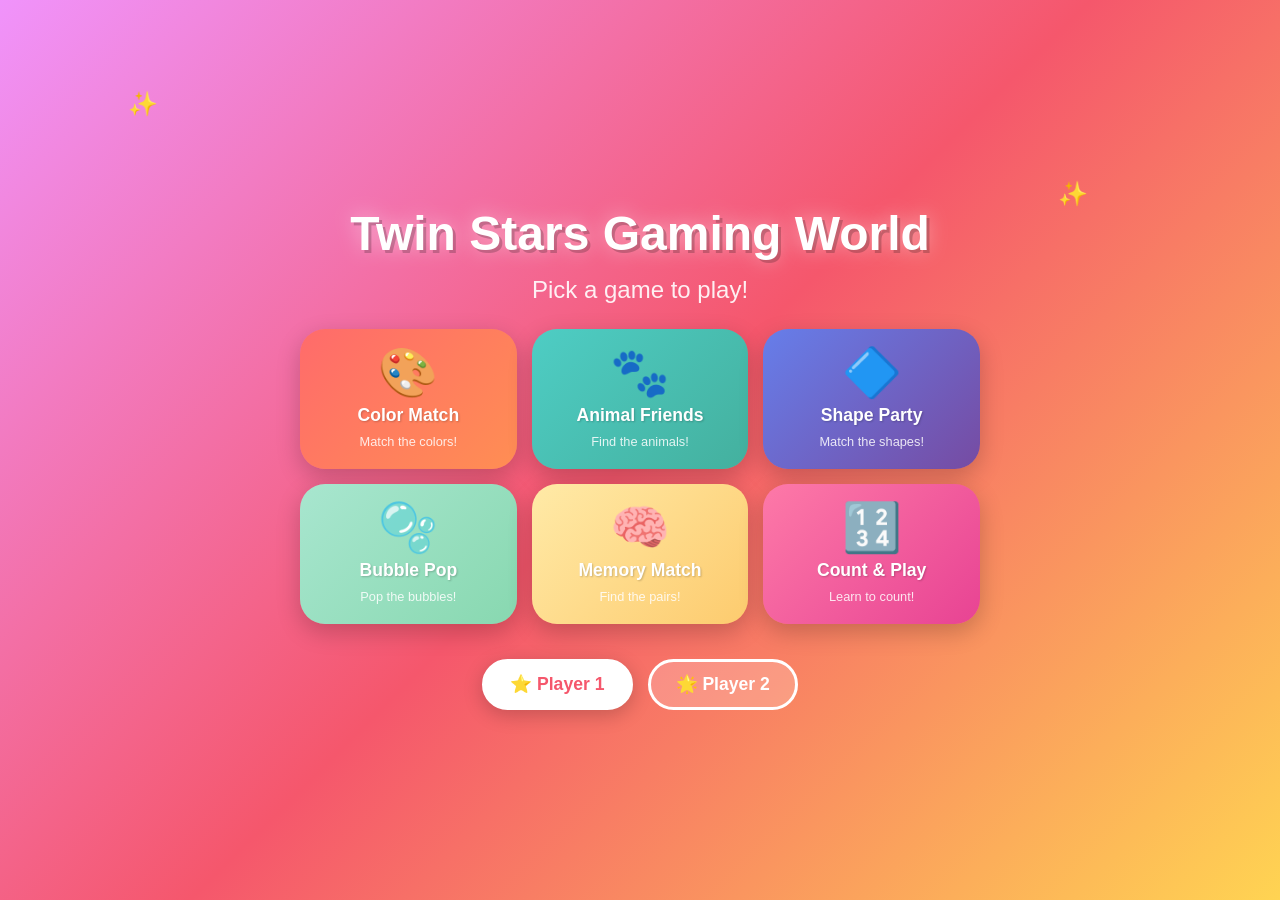
<file: index.html>
<!DOCTYPE html>
<html lang="en">
<head>
    <meta charset="UTF-8">
    <meta name="viewport" content="width=device-width, initial-scale=1.0, user-scalable=no">
    <title>Twin Stars Gaming World</title>
    <link rel="stylesheet" href="css/style.css">
    <link rel="stylesheet" href="css/animations.css">
</head>
<body>
    <!-- Main Menu -->
    <div id="main-menu" class="screen active">
        <div class="stars-bg"></div>
        <h1 class="title-bounce">Twin Stars Gaming World</h1>
        <p class="subtitle">Pick a game to play!</p>
        <div class="game-grid">
            <button class="game-card color-match" onclick="startGame('color-match')">
                <div class="card-icon">🎨</div>
                <div class="card-title">Color Match</div>
                <div class="card-desc">Match the colors!</div>
            </button>
            <button class="game-card animal-sounds" onclick="startGame('animal-sounds')">
                <div class="card-icon">🐾</div>
                <div class="card-title">Animal Friends</div>
                <div class="card-desc">Find the animals!</div>
            </button>
            <button class="game-card shape-sort" onclick="startGame('shape-sort')">
                <div class="card-icon">🔷</div>
                <div class="card-title">Shape Party</div>
                <div class="card-desc">Match the shapes!</div>
            </button>
            <button class="game-card bubble-pop" onclick="startGame('bubble-pop')">
                <div class="card-icon">🫧</div>
                <div class="card-title">Bubble Pop</div>
                <div class="card-desc">Pop the bubbles!</div>
            </button>
            <button class="game-card memory-game" onclick="startGame('memory')">
                <div class="card-icon">🧠</div>
                <div class="card-title">Memory Match</div>
                <div class="card-desc">Find the pairs!</div>
            </button>
            <button class="game-card counting-game" onclick="startGame('counting')">
                <div class="card-icon">🔢</div>
                <div class="card-title">Count & Play</div>
                <div class="card-desc">Learn to count!</div>
            </button>
        </div>
        <div class="player-select">
            <button class="player-btn star-1 active" onclick="selectPlayer(1)">⭐ Player 1</button>
            <button class="player-btn star-2" onclick="selectPlayer(2)">🌟 Player 2</button>
        </div>
    </div>

    <!-- Color Match Game -->
    <div id="color-match-screen" class="screen game-screen">
        <div class="game-header">
            <button class="back-btn" onclick="goHome()">🏠</button>
            <div class="score-display">Stars: <span id="color-score">0</span> ⭐</div>
            <div class="game-prompt" id="color-prompt">Tap the <span id="target-color-name">RED</span> one!</div>
        </div>
        <div class="game-area" id="color-game-area"></div>
        <div id="color-celebration" class="celebration hidden"></div>
    </div>

    <!-- Animal Sounds Game -->
    <div id="animal-sounds-screen" class="screen game-screen">
        <div class="game-header">
            <button class="back-btn" onclick="goHome()">🏠</button>
            <div class="score-display">Stars: <span id="animal-score">0</span> ⭐</div>
            <div class="game-prompt" id="animal-prompt">Which animal says <span id="animal-sound-text">"Moo"</span>?</div>
        </div>
        <div class="game-area" id="animal-game-area"></div>
        <div id="animal-celebration" class="celebration hidden"></div>
    </div>

    <!-- Shape Sort Game -->
    <div id="shape-sort-screen" class="screen game-screen">
        <div class="game-header">
            <button class="back-btn" onclick="goHome()">🏠</button>
            <div class="score-display">Stars: <span id="shape-score">0</span> ⭐</div>
            <div class="game-prompt">Tap the shape that matches!</div>
        </div>
        <div class="shape-target" id="shape-target"></div>
        <div class="game-area" id="shape-game-area"></div>
        <div id="shape-celebration" class="celebration hidden"></div>
    </div>

    <!-- Bubble Pop Game -->
    <div id="bubble-pop-screen" class="screen game-screen">
        <div class="game-header">
            <button class="back-btn" onclick="goHome()">🏠</button>
            <div class="score-display">Pops: <span id="bubble-score">0</span> 🫧</div>
            <div class="game-prompt">Pop all the bubbles!</div>
        </div>
        <div class="game-area bubble-area" id="bubble-game-area"></div>
    </div>

    <!-- Memory Game -->
    <div id="memory-screen" class="screen game-screen">
        <div class="game-header">
            <button class="back-btn" onclick="goHome()">🏠</button>
            <div class="score-display">Pairs: <span id="memory-score">0</span> / <span id="memory-total">6</span></div>
            <div class="game-prompt">Find the matching pairs!</div>
        </div>
        <div class="game-area memory-area" id="memory-game-area"></div>
        <div id="memory-celebration" class="celebration hidden"></div>
    </div>

    <!-- Counting Game -->
    <div id="counting-screen" class="screen game-screen">
        <div class="game-header">
            <button class="back-btn" onclick="goHome()">🏠</button>
            <div class="score-display">Stars: <span id="counting-score">0</span> ⭐</div>
            <div class="game-prompt">How many <span id="counting-item">🍎</span> do you see?</div>
        </div>
        <div class="counting-display" id="counting-display"></div>
        <div class="game-area counting-choices" id="counting-choices"></div>
        <div id="counting-celebration" class="celebration hidden"></div>
    </div>

    <!-- Celebration Overlay -->
    <div id="celebration-overlay" class="celebration-overlay hidden">
        <div class="celebration-content">
            <div class="celebration-emoji">🎉</div>
            <div class="celebration-text">Amazing!</div>
            <div class="celebration-stars">⭐⭐⭐</div>
        </div>
    </div>

    <script src="js/sounds.js"></script>
    <script src="js/color-match.js"></script>
    <script src="js/animal-sounds.js"></script>
    <script src="js/shape-sort.js"></script>
    <script src="js/bubble-pop.js"></script>
    <script src="js/memory.js"></script>
    <script src="js/counting.js"></script>
    <script src="js/app.js"></script>
</body>
</html>
</file>
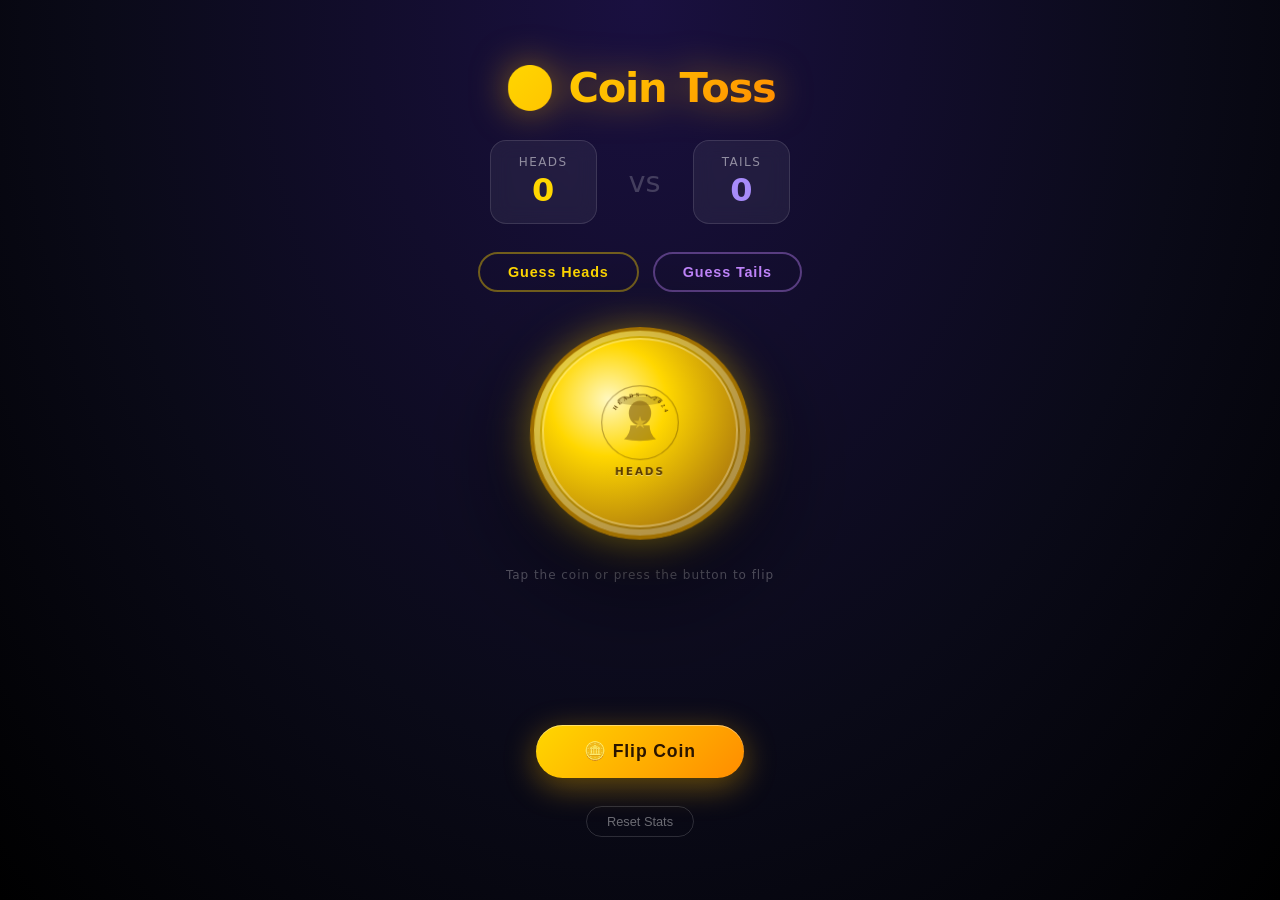
<file: coin-toss/index.html>
<!DOCTYPE html>
<html lang="en">
<head>
<meta charset="UTF-8">
<meta name="viewport" content="width=device-width, initial-scale=1.0, user-scalable=no">
<title>3D Coin Toss</title>
<style>
  /* ── Reset & base ── */
  *, *::before, *::after { margin: 0; padding: 0; box-sizing: border-box; }

  body {
    font-family: 'Segoe UI', system-ui, sans-serif;
    background: radial-gradient(ellipse at top, #1a1040 0%, #0a0a18 60%, #000 100%);
    min-height: 100vh;
    display: flex;
    flex-direction: column;
    align-items: center;
    justify-content: center;
    overflow: hidden;
    color: #fff;
    user-select: none;
  }

  /* ── Starfield ── */
  .stars {
    position: fixed;
    inset: 0;
    pointer-events: none;
    z-index: 0;
  }
  .star {
    position: absolute;
    border-radius: 50%;
    background: #fff;
    animation: twinkle var(--d, 3s) ease-in-out infinite;
    opacity: 0;
  }
  @keyframes twinkle {
    0%, 100% { opacity: 0; transform: scale(1); }
    50%       { opacity: var(--o, 0.8); transform: scale(1.4); }
  }

  /* ── Layout ── */
  .page {
    position: relative;
    z-index: 1;
    display: flex;
    flex-direction: column;
    align-items: center;
    gap: 28px;
    width: 100%;
    padding: 20px;
  }

  h1 {
    font-size: clamp(1.6rem, 5vw, 2.6rem);
    font-weight: 800;
    letter-spacing: -0.03em;
    background: linear-gradient(135deg, #ffd700, #ffb800, #ff8c00);
    -webkit-background-clip: text;
    -webkit-text-fill-color: transparent;
    background-clip: text;
    text-shadow: none;
    filter: drop-shadow(0 0 18px rgba(255,184,0,0.5));
  }

  /* ── Scoreboard ── */
  .scoreboard {
    display: flex;
    gap: 32px;
    align-items: center;
  }
  .score-box {
    text-align: center;
    background: rgba(255,255,255,0.06);
    border: 1px solid rgba(255,255,255,0.12);
    border-radius: 16px;
    padding: 14px 28px;
    backdrop-filter: blur(10px);
  }
  .score-box .label {
    font-size: 0.75rem;
    text-transform: uppercase;
    letter-spacing: 0.12em;
    color: rgba(255,255,255,0.5);
  }
  .score-box .num {
    font-size: 2rem;
    font-weight: 800;
    margin-top: 2px;
  }
  .score-box.heads .num { color: #ffd700; }
  .score-box.tails .num { color: #a78bfa; }
  .score-divider {
    font-size: 1.8rem;
    color: rgba(255,255,255,0.2);
    font-weight: 300;
  }

  /* ── 3D scene ── */
  .scene {
    width: 220px;
    height: 220px;
    perspective: 900px;
    cursor: pointer;
    -webkit-tap-highlight-color: transparent;
  }

  .coin {
    width: 100%;
    height: 100%;
    position: relative;
    transform-style: preserve-3d;
    transition: none;
    /* resting tilt */
    transform: rotateX(15deg) rotateY(0deg);
    filter: drop-shadow(0 30px 60px rgba(0,0,0,0.7));
  }

  /* faces */
  .face {
    position: absolute;
    inset: 0;
    border-radius: 50%;
    backface-visibility: hidden;
    -webkit-backface-visibility: hidden;
    display: flex;
    align-items: center;
    justify-content: center;
  }

  /* ── HEADS face ── */
  .heads-face {
    background:
      radial-gradient(circle at 35% 35%, #fff8c0 0%, #ffd700 30%, #b8860b 70%, #8b6914 100%);
    box-shadow:
      inset 0 0 0 6px rgba(255,255,255,0.25),
      inset 0 0 0 8px rgba(0,0,0,0.15),
      0 0 40px rgba(255,215,0,0.4);
    border: 4px solid #a07000;
  }

  .heads-face::before {
    content: '';
    position: absolute;
    inset: 8px;
    border-radius: 50%;
    border: 2px solid rgba(255,255,255,0.3);
  }

  .heads-inner {
    display: flex;
    flex-direction: column;
    align-items: center;
    gap: 4px;
  }

  .heads-portrait {
    width: 80px;
    height: 80px;
  }

  .heads-text {
    font-size: 0.65rem;
    font-weight: 800;
    letter-spacing: 0.18em;
    text-transform: uppercase;
    color: #5a3c00;
    text-shadow: 0 1px 0 rgba(255,255,255,0.4);
  }

  /* ── TAILS face ── */
  .tails-face {
    background:
      radial-gradient(circle at 65% 35%, #e8d5ff 0%, #9b59b6 30%, #6c3483 70%, #4a235a 100%);
    box-shadow:
      inset 0 0 0 6px rgba(255,255,255,0.2),
      inset 0 0 0 8px rgba(0,0,0,0.2),
      0 0 40px rgba(150,100,255,0.4);
    border: 4px solid #5a1a8a;
    transform: rotateY(180deg);
  }

  .tails-face::before {
    content: '';
    position: absolute;
    inset: 8px;
    border-radius: 50%;
    border: 2px solid rgba(255,255,255,0.2);
  }

  .tails-inner {
    display: flex;
    flex-direction: column;
    align-items: center;
    gap: 4px;
  }

  .tails-eagle {
    width: 90px;
    height: 90px;
  }

  .tails-text {
    font-size: 0.65rem;
    font-weight: 800;
    letter-spacing: 0.18em;
    text-transform: uppercase;
    color: #e8d5ff;
    text-shadow: 0 1px 0 rgba(0,0,0,0.4);
  }

  /* ── Coin edge (rim) ── */
  .coin-edge {
    position: absolute;
    inset: 0;
    border-radius: 50%;
    transform-style: preserve-3d;
    pointer-events: none;
  }

  /* ── Flip animation ── */
  @keyframes flipCoin {
    0%   { transform: rotateX(15deg) rotateY(0deg); }
    10%  { transform: rotateX(15deg) rotateY(180deg) translateY(-40px); }
    30%  { transform: rotateX(-10deg) rotateY(720deg) translateY(-120px); }
    50%  { transform: rotateX(20deg) rotateY(1440deg) translateY(-160px); }
    70%  { transform: rotateX(-5deg) rotateY(2000deg) translateY(-80px); }
    85%  { transform: rotateX(10deg) rotateY(2340deg) translateY(-20px); }
    100% { transform: rotateX(15deg) rotateY(var(--end-rotation)); }
  }

  .coin.flipping {
    animation: flipCoin 2.2s cubic-bezier(0.25, 0.46, 0.45, 0.94) forwards;
  }

  /* ── Flip button ── */
  .flip-btn {
    background: linear-gradient(135deg, #ffd700, #ff8c00);
    color: #2a1500;
    border: none;
    border-radius: 100px;
    padding: 16px 48px;
    font-size: 1.1rem;
    font-weight: 800;
    letter-spacing: 0.05em;
    cursor: pointer;
    box-shadow:
      0 8px 32px rgba(255,184,0,0.4),
      0 2px 8px rgba(0,0,0,0.3),
      inset 0 1px 0 rgba(255,255,255,0.4);
    transition: transform 0.15s, box-shadow 0.15s, opacity 0.15s;
    -webkit-tap-highlight-color: transparent;
  }

  .flip-btn:hover:not(:disabled) {
    transform: translateY(-3px);
    box-shadow: 0 14px 40px rgba(255,184,0,0.5), 0 4px 12px rgba(0,0,0,0.3), inset 0 1px 0 rgba(255,255,255,0.4);
  }

  .flip-btn:active:not(:disabled) {
    transform: translateY(1px);
    box-shadow: 0 4px 16px rgba(255,184,0,0.3);
  }

  .flip-btn:disabled {
    opacity: 0.5;
    cursor: not-allowed;
  }

  /* ── Result label ── */
  .result-label {
    font-size: 1.8rem;
    font-weight: 900;
    letter-spacing: 0.06em;
    min-height: 2.5rem;
    text-align: center;
    transition: opacity 0.3s;
    opacity: 0;
    filter: drop-shadow(0 0 12px currentColor);
  }

  .result-label.heads { color: #ffd700; opacity: 1; }
  .result-label.tails { color: #c084fc; opacity: 1; }

  /* ── Streak ── */
  .streak {
    font-size: 0.85rem;
    color: rgba(255,255,255,0.45);
    min-height: 1.4em;
    text-align: center;
    letter-spacing: 0.05em;
  }

  /* ── Guess buttons ── */
  .guess-row {
    display: flex;
    gap: 14px;
  }

  .guess-btn {
    padding: 10px 28px;
    border-radius: 100px;
    font-size: 0.9rem;
    font-weight: 700;
    letter-spacing: 0.06em;
    cursor: pointer;
    border: 2px solid;
    transition: all 0.2s;
    background: transparent;
  }

  .guess-btn.heads-btn {
    color: #ffd700;
    border-color: rgba(255,215,0,0.4);
  }

  .guess-btn.heads-btn:hover,
  .guess-btn.heads-btn.selected {
    background: rgba(255,215,0,0.15);
    border-color: #ffd700;
    box-shadow: 0 0 20px rgba(255,215,0,0.3);
  }

  .guess-btn.tails-btn {
    color: #c084fc;
    border-color: rgba(192,132,252,0.4);
  }

  .guess-btn.tails-btn:hover,
  .guess-btn.tails-btn.selected {
    background: rgba(192,132,252,0.15);
    border-color: #c084fc;
    box-shadow: 0 0 20px rgba(192,132,252,0.3);
  }

  /* ── Particles ── */
  .particle {
    position: fixed;
    border-radius: 50%;
    pointer-events: none;
    z-index: 50;
    animation: particleFly var(--dur) ease-out forwards;
  }

  @keyframes particleFly {
    0%   { transform: translate(0, 0) scale(1); opacity: 1; }
    100% { transform: translate(var(--tx), var(--ty)) scale(0); opacity: 0; }
  }

  /* ── Tap hint ── */
  .hint {
    font-size: 0.75rem;
    color: rgba(255,255,255,0.3);
    letter-spacing: 0.08em;
  }

  /* ── Reset ── */
  .reset-btn {
    background: none;
    border: 1px solid rgba(255,255,255,0.15);
    color: rgba(255,255,255,0.4);
    padding: 7px 20px;
    border-radius: 100px;
    font-size: 0.8rem;
    cursor: pointer;
    transition: all 0.2s;
  }

  .reset-btn:hover {
    border-color: rgba(255,255,255,0.35);
    color: rgba(255,255,255,0.7);
  }
</style>
</head>
<body>

<!-- Stars -->
<div class="stars" id="stars"></div>

<div class="page">
  <h1>🪙 Coin Toss</h1>

  <!-- Scoreboard -->
  <div class="scoreboard">
    <div class="score-box heads">
      <div class="label">Heads</div>
      <div class="num" id="headsCount">0</div>
    </div>
    <div class="score-divider">vs</div>
    <div class="score-box tails">
      <div class="label">Tails</div>
      <div class="num" id="tailsCount">0</div>
    </div>
  </div>

  <!-- Guess row -->
  <div class="guess-row">
    <button class="guess-btn heads-btn" id="guessHeads" onclick="selectGuess('heads')">Guess Heads</button>
    <button class="guess-btn tails-btn" id="guessTails" onclick="selectGuess('tails')">Guess Tails</button>
  </div>

  <!-- 3D Coin -->
  <div class="scene" id="scene" onclick="flipCoin()">
    <div class="coin" id="coin">

      <!-- HEADS side -->
      <div class="face heads-face">
        <div class="heads-inner">
          <!-- SVG portrait (stylised profile silhouette) -->
          <svg class="heads-portrait" viewBox="0 0 100 100" fill="none" xmlns="http://www.w3.org/2000/svg">
            <circle cx="50" cy="50" r="48" fill="none" stroke="rgba(90,60,0,0.4)" stroke-width="1.5"/>
            <!-- laurel wreath top -->
            <ellipse cx="50" cy="22" rx="28" ry="6" fill="rgba(90,60,0,0.25)"/>
            <path d="M22 22 Q28 14 36 18 Q42 12 50 14 Q58 12 64 18 Q72 14 78 22" stroke="#5a3c00" stroke-width="1.5" fill="none" opacity="0.6"/>
            <!-- head silhouette -->
            <ellipse cx="50" cy="38" rx="14" ry="16" fill="#8b6914" opacity="0.7"/>
            <!-- neck + shoulder -->
            <path d="M38 54 Q38 65 30 72 Q40 74 50 74 Q60 74 70 72 Q62 65 62 54" fill="#8b6914" opacity="0.6"/>
            <!-- star in center -->
            <path d="M50 42 L52 48 L58 48 L53 52 L55 58 L50 54 L45 58 L47 52 L42 48 L48 48 Z" fill="rgba(255,220,50,0.5)"/>
            <!-- text arc HEADS -->
            <path id="headsArc" d="M 16 50 A 34 34 0 0 1 84 50" fill="none"/>
            <text font-size="7" font-family="serif" font-weight="bold" fill="#5a3c00" letter-spacing="3">
              <textPath href="#headsArc" startOffset="15%">HEADS • 2024</textPath>
            </text>
          </svg>
          <span class="heads-text">Heads</span>
        </div>
      </div>

      <!-- TAILS side -->
      <div class="face tails-face">
        <div class="tails-inner">
          <svg class="tails-eagle" viewBox="0 0 100 100" fill="none" xmlns="http://www.w3.org/2000/svg">
            <circle cx="50" cy="50" r="48" fill="none" stroke="rgba(200,160,255,0.3)" stroke-width="1.5"/>
            <!-- eagle body -->
            <ellipse cx="50" cy="52" rx="12" ry="14" fill="#c084fc" opacity="0.8"/>
            <!-- wings -->
            <path d="M38 50 Q25 40 12 44 Q20 52 30 50 Q35 52 38 56" fill="#9b59b6" opacity="0.85"/>
            <path d="M62 50 Q75 40 88 44 Q80 52 70 50 Q65 52 62 56" fill="#9b59b6" opacity="0.85"/>
            <!-- head -->
            <circle cx="50" cy="36" r="9" fill="#e8d5ff" opacity="0.9"/>
            <!-- beak -->
            <path d="M50 40 L54 43 L50 44 Z" fill="#ffd700" opacity="0.9"/>
            <!-- eye -->
            <circle cx="53" cy="35" r="2" fill="#4a235a"/>
            <circle cx="53.7" cy="34.3" r="0.7" fill="white"/>
            <!-- tail feathers -->
            <path d="M44 64 Q50 72 56 64 Q53 70 50 74 Q47 70 44 64 Z" fill="#9b59b6" opacity="0.7"/>
            <!-- talons -->
            <path d="M44 66 L40 72 M50 68 L50 74 M56 66 L60 72" stroke="#c084fc" stroke-width="1.5" stroke-linecap="round"/>
            <!-- stars -->
            <path d="M24 26 L25.2 29.6 L29 29.6 L26 31.8 L27.2 35.4 L24 33.2 L20.8 35.4 L22 31.8 L19 29.6 L22.8 29.6 Z" fill="#ffd700" opacity="0.7"/>
            <path d="M76 26 L77.2 29.6 L81 29.6 L78 31.8 L79.2 35.4 L76 33.2 L72.8 35.4 L74 31.8 L71 29.6 L74.8 29.6 Z" fill="#ffd700" opacity="0.7"/>
            <!-- bottom text arc -->
            <path id="tailsArc" d="M 16 55 A 34 34 0 0 0 84 55" fill="none"/>
            <text font-size="7" font-family="serif" font-weight="bold" fill="#e8d5ff" letter-spacing="3" opacity="0.8">
              <textPath href="#tailsArc" startOffset="15%">TAILS • 2024</textPath>
            </text>
          </svg>
          <span class="tails-text">Tails</span>
        </div>
      </div>

    </div>
  </div>

  <div class="hint">Tap the coin or press the button to flip</div>

  <!-- Result -->
  <div class="result-label" id="resultLabel">—</div>
  <div class="streak" id="streakLabel"></div>

  <!-- Flip button -->
  <button class="flip-btn" id="flipBtn" onclick="flipCoin()">🪙 Flip Coin</button>

  <button class="reset-btn" onclick="resetStats()">Reset Stats</button>
</div>

<script>
// ─── Starfield ───────────────────────────────────
(function buildStars() {
  const container = document.getElementById('stars');
  for (let i = 0; i < 120; i++) {
    const s = document.createElement('div');
    s.className = 'star';
    const size = Math.random() * 2.5 + 0.5;
    s.style.cssText = `
      width:${size}px; height:${size}px;
      top:${Math.random()*100}%; left:${Math.random()*100}%;
      --d:${(Math.random()*4+2).toFixed(1)}s;
      --o:${(Math.random()*0.7+0.3).toFixed(2)};
      animation-delay:${(Math.random()*5).toFixed(2)}s;
    `;
    container.appendChild(s);
  }
})();

// ─── State ───────────────────────────────────────
let headsCount = 0, tailsCount = 0;
let streak = 0, streakSide = '';
let isFlipping = false;
let currentFace = 'heads'; // which face is up
let guess = null;

// ─── Sound (Web Audio API) ────────────────────────
let audioCtx = null;
function getAudio() {
  if (!audioCtx) audioCtx = new (window.AudioContext || window.webkitAudioContext)();
  return audioCtx;
}

function playClick(freq = 600, dur = 0.04) {
  try {
    const ctx = getAudio();
    const osc = ctx.createOscillator();
    const gain = ctx.createGain();
    osc.type = 'sine';
    osc.frequency.value = freq;
    gain.gain.value = 0.18;
    gain.gain.exponentialRampToValueAtTime(0.001, ctx.currentTime + dur);
    osc.connect(gain); gain.connect(ctx.destination);
    osc.start(); osc.stop(ctx.currentTime + dur);
  } catch(e) {}
}

function playFlipSound() {
  try {
    const ctx = getAudio();
    // Whooshing metallic clicks
    [0, 120, 240, 380, 520, 660, 780, 900, 1050, 1180, 1300, 1420].forEach((delay, i) => {
      setTimeout(() => {
        const freq = 300 + Math.random() * 400;
        playClick(freq, 0.06);
      }, delay);
    });
  } catch(e) {}
}

function playLandSound(isHeads) {
  try {
    const ctx = getAudio();
    const freq = isHeads ? 440 : 330;
    // Thud + ring
    const osc = ctx.createOscillator();
    const gain = ctx.createGain();
    osc.type = 'triangle';
    osc.frequency.value = freq;
    gain.gain.setValueAtTime(0.4, ctx.currentTime);
    gain.gain.exponentialRampToValueAtTime(0.001, ctx.currentTime + 0.8);
    osc.connect(gain); gain.connect(ctx.destination);
    osc.start(); osc.stop(ctx.currentTime + 0.8);
    // bonus chime
    setTimeout(() => playClick(isHeads ? 880 : 660, 0.2), 80);
    setTimeout(() => playClick(isHeads ? 1047 : 784, 0.15), 200);
  } catch(e) {}
}

function playCelebration() {
  [0,120,240,360].forEach((delay, i) => {
    setTimeout(() => playClick(523 + i * 130, 0.18), delay);
  });
}

// ─── Guess selection ──────────────────────────────
function selectGuess(side) {
  guess = side;
  document.getElementById('guessHeads').classList.toggle('selected', side === 'heads');
  document.getElementById('guessTails').classList.toggle('selected', side === 'tails');
  playClick(500, 0.05);
}

// ─── Particles ────────────────────────────────────
function spawnParticles(x, y, color) {
  for (let i = 0; i < 28; i++) {
    const p = document.createElement('div');
    p.className = 'particle';
    const size = 4 + Math.random() * 7;
    const angle = Math.random() * Math.PI * 2;
    const dist = 80 + Math.random() * 180;
    const dur = 0.6 + Math.random() * 0.7;
    p.style.cssText = `
      width:${size}px; height:${size}px;
      left:${x}px; top:${y}px;
      background:${color};
      --tx:${Math.cos(angle)*dist}px;
      --ty:${Math.sin(angle)*dist}px;
      --dur:${dur}s;
      animation-duration:${dur}s;
    `;
    document.body.appendChild(p);
    setTimeout(() => p.remove(), dur * 1000 + 100);
  }
}

// ─── Main flip logic ──────────────────────────────
function flipCoin() {
  if (isFlipping) return;
  isFlipping = true;
  getAudio(); // unlock audio context

  const coin     = document.getElementById('coin');
  const flipBtn  = document.getElementById('flipBtn');
  const result   = document.getElementById('resultLabel');
  const scene    = document.getElementById('scene');

  // Reset classes/animation
  coin.classList.remove('flipping');
  void coin.offsetWidth; // reflow

  // Decide outcome
  const landHeads = Math.random() < 0.5;
  currentFace = landHeads ? 'heads' : 'tails';

  // rotateY: even multiples of 360 → heads, odd → tails
  // We add lots of spins + final alignment
  const extraSpins = (6 + Math.floor(Math.random() * 4)) * 360;
  const finalY = landHeads ? extraSpins : extraSpins + 180;
  coin.style.setProperty('--end-rotation', `${finalY}deg`);

  // Disable
  flipBtn.disabled = true;
  result.className = 'result-label';
  result.textContent = '…';

  playFlipSound();
  coin.classList.add('flipping');

  // Landing
  setTimeout(() => {
    isFlipping = false;
    flipBtn.disabled = false;

    // Update counts
    if (landHeads) { headsCount++; document.getElementById('headsCount').textContent = headsCount; }
    else           { tailsCount++; document.getElementById('tailsCount').textContent = tailsCount; }

    // Streak
    if (streakSide === currentFace) { streak++; }
    else { streak = 1; streakSide = currentFace; }

    // Result label
    result.textContent = landHeads ? '🪙 HEADS!' : '🌀 TAILS!';
    result.className = 'result-label ' + currentFace;

    // Streak label
    const streakEl = document.getElementById('streakLabel');
    if (streak >= 2) {
      streakEl.textContent = `🔥 ${streak}× ${currentFace.toUpperCase()} streak!`;
    } else {
      streakEl.textContent = '';
    }

    // Particles
    const sceneRect = scene.getBoundingClientRect();
    const cx = sceneRect.left + sceneRect.width / 2;
    const cy = sceneRect.top  + sceneRect.height / 2;
    const color = landHeads ? '#ffd700' : '#c084fc';
    spawnParticles(cx, cy, color);

    // Sound
    playLandSound(landHeads);

    // Guess feedback
    if (guess) {
      const correct = guess === currentFace;
      if (correct) {
        playCelebration();
        result.textContent = (landHeads ? '🪙 HEADS!' : '🌀 TAILS!') + ' ✅ Correct!';
      } else {
        result.textContent = (landHeads ? '🪙 HEADS!' : '🌀 TAILS!') + ' ❌ Wrong!';
      }
      guess = null;
      document.getElementById('guessHeads').classList.remove('selected');
      document.getElementById('guessTails').classList.remove('selected');
    }

    // Keep coin in landed position
    coin.classList.remove('flipping');
    coin.style.transform = `rotateX(15deg) rotateY(${finalY}deg)`;

  }, 2250);
}

// ─── Hover tilt on scene ──────────────────────────
const sceneEl = document.getElementById('scene');
sceneEl.addEventListener('mousemove', (e) => {
  if (isFlipping) return;
  const r = sceneEl.getBoundingClientRect();
  const x = (e.clientY - r.top  - r.height/2) / (r.height/2);
  const y = (e.clientX - r.left - r.width/2)  / (r.width/2);
  const coin = document.getElementById('coin');
  const baseY = parseFloat(coin.style.transform?.match(/rotateY\(([^)]+)deg\)/)?.[1] || '0');
  coin.style.transform = `rotateX(${15 - x*10}deg) rotateY(${baseY + y*5}deg)`;
});

sceneEl.addEventListener('mouseleave', () => {
  if (isFlipping) return;
  const coin = document.getElementById('coin');
  const baseY = parseFloat(coin.style.transform?.match(/rotateY\(([^)]+)deg\)/)?.[1] || '0');
  coin.style.transform = `rotateX(15deg) rotateY(${baseY}deg)`;
  coin.style.transition = 'transform 0.4s ease';
  setTimeout(() => coin.style.transition = '', 400);
});

// ─── Touch flip on coin ───────────────────────────
sceneEl.addEventListener('touchend', (e) => {
  e.preventDefault();
  flipCoin();
});

// ─── Reset ───────────────────────────────────────
function resetStats() {
  headsCount = 0; tailsCount = 0; streak = 0; streakSide = '';
  document.getElementById('headsCount').textContent = '0';
  document.getElementById('tailsCount').textContent = '0';
  document.getElementById('resultLabel').className = 'result-label';
  document.getElementById('resultLabel').textContent = '—';
  document.getElementById('streakLabel').textContent = '';
  playClick(300, 0.08);
}

// ─── Keyboard shortcut: Space / Enter ────────────
document.addEventListener('keydown', (e) => {
  if (e.code === 'Space' || e.code === 'Enter') { e.preventDefault(); flipCoin(); }
  if (e.code === 'KeyH') selectGuess('heads');
  if (e.code === 'KeyT') selectGuess('tails');
});
</script>
</body>
</html>
</file>
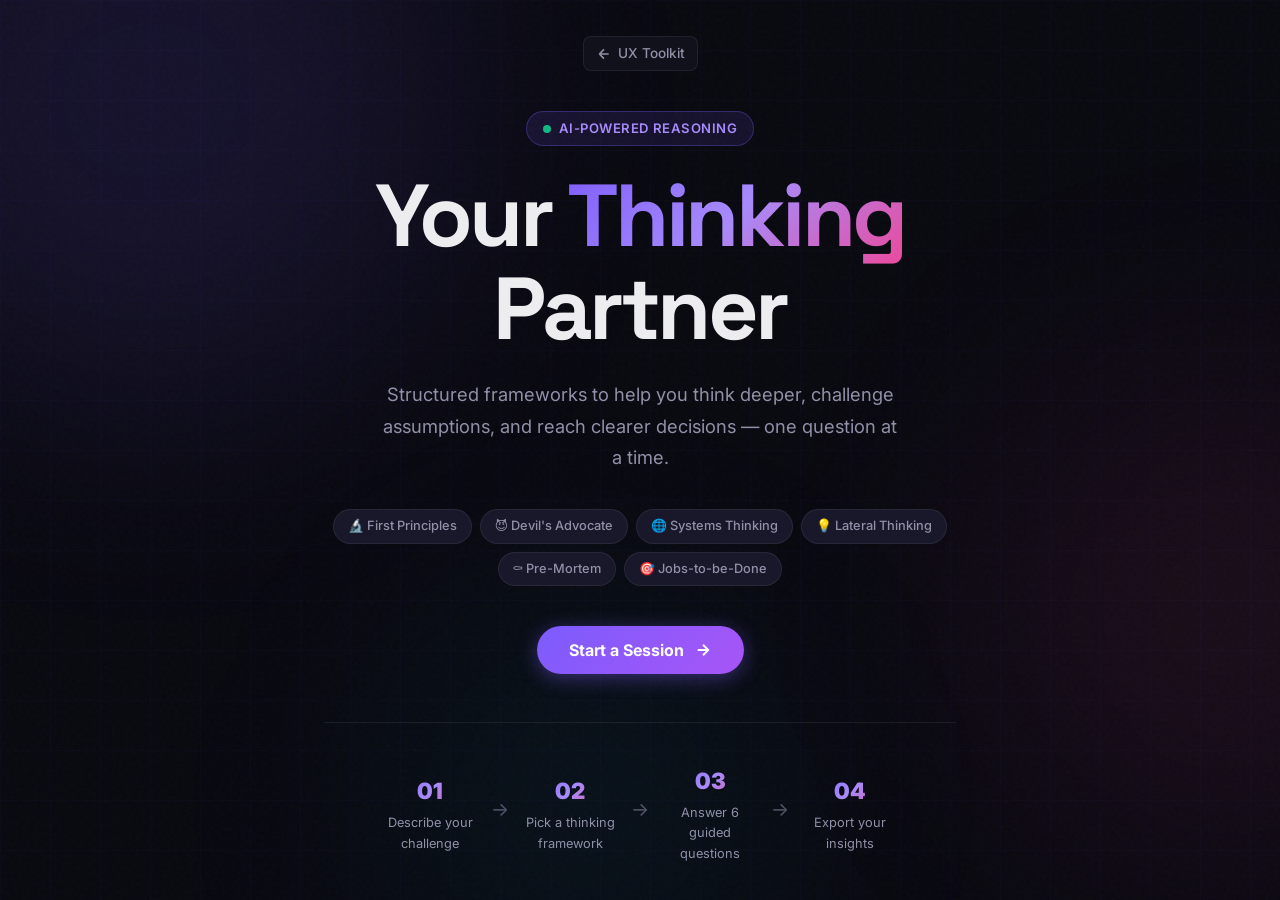
<file: thinking-partner/index.html>
<!DOCTYPE html>
<html lang="en">
<head>
<meta charset="UTF-8">
<meta name="viewport" content="width=device-width, initial-scale=1.0">
<title>Thinking Partner — Structured Reasoning Tool</title>
<link rel="stylesheet" href="style.css">
<link href="https://fonts.googleapis.com/css2?family=Inter:wght@300;400;500;600;700;800;900&family=Space+Grotesk:wght@400;500;600;700&display=swap" rel="stylesheet">
</head>
<body>

<!-- Background -->
<div class="bg-grid"></div>
<div class="orb orb-1"></div>
<div class="orb orb-2"></div>
<div class="orb orb-3"></div>
<div class="noise"></div>

<!-- ═══════════════════════════════════════════════
     SCREEN 1 · WELCOME
═══════════════════════════════════════════════ -->
<div id="screen-welcome" class="screen active">
  <div class="welcome-wrap">
    <a href="../ux-toolkit/index.html" class="back-link">
      <svg width="16" height="16" viewBox="0 0 24 24" fill="none" stroke="currentColor" stroke-width="2.5"><path d="M19 12H5M5 12l7-7M5 12l7 7"/></svg>
      UX Toolkit
    </a>
    <div class="welcome-badge">
      <span class="badge-pulse"></span>
      AI-Powered Reasoning
    </div>
    <h1 class="welcome-title">
      Your <span class="grad-text">Thinking</span><br>Partner
    </h1>
    <p class="welcome-sub">
      Structured frameworks to help you think deeper, challenge assumptions,
      and reach clearer decisions — one question at a time.
    </p>
    <div class="welcome-frameworks">
      <span class="fw-pill">🔬 First Principles</span>
      <span class="fw-pill">😈 Devil's Advocate</span>
      <span class="fw-pill">🌐 Systems Thinking</span>
      <span class="fw-pill">💡 Lateral Thinking</span>
      <span class="fw-pill">⚰️ Pre-Mortem</span>
      <span class="fw-pill">🎯 Jobs-to-be-Done</span>
    </div>
    <button class="btn-primary" id="btn-start">
      Start a Session
      <svg width="18" height="18" viewBox="0 0 24 24" fill="none" stroke="currentColor" stroke-width="2.5"><path d="M5 12h14M12 5l7 7-7 7"/></svg>
    </button>
    <div class="welcome-how">
      <div class="how-step">
        <div class="how-num">01</div>
        <div class="how-text">Describe your challenge</div>
      </div>
      <div class="how-arrow">→</div>
      <div class="how-step">
        <div class="how-num">02</div>
        <div class="how-text">Pick a thinking framework</div>
      </div>
      <div class="how-arrow">→</div>
      <div class="how-step">
        <div class="how-num">03</div>
        <div class="how-text">Answer 6 guided questions</div>
      </div>
      <div class="how-arrow">→</div>
      <div class="how-step">
        <div class="how-num">04</div>
        <div class="how-text">Export your insights</div>
      </div>
    </div>
  </div>
</div>

<!-- ═══════════════════════════════════════════════
     SCREEN 2 · SETUP
═══════════════════════════════════════════════ -->
<div id="screen-setup" class="screen">
  <div class="setup-wrap">
    <button class="btn-back" id="btn-back-setup">
      <svg width="16" height="16" viewBox="0 0 24 24" fill="none" stroke="currentColor" stroke-width="2.5"><path d="M19 12H5M5 12l7-7M5 12l7 7"/></svg>
      Back
    </button>
    <div class="setup-header">
      <h2>Set the Stage</h2>
      <p>Tell me what you're working through, then choose how to think about it.</p>
    </div>

    <!-- Problem Input -->
    <div class="field-group">
      <label class="field-label" for="problem-input">
        What's your challenge or question?
        <span class="field-hint">Be as specific as possible — the more detail, the better the questions.</span>
      </label>
      <textarea
        id="problem-input"
        class="field-textarea"
        placeholder="e.g. I'm trying to decide whether to leave my stable job to join an early-stage startup. I've been offered an equity package but the company is pre-revenue…"
        rows="4"
      ></textarea>
      <div class="char-counter"><span id="char-count">0</span> / 500</div>
    </div>

    <!-- Framework Selection -->
    <div class="field-group">
      <label class="field-label">
        Choose your thinking framework
        <span class="field-hint">Each framework unlocks a different set of 6 guided questions.</span>
      </label>
      <div class="framework-grid" id="framework-grid">

        <div class="fw-card" data-framework="first-principles">
          <div class="fw-card-icon">🔬</div>
          <div class="fw-card-body">
            <h3>First Principles</h3>
            <p>Strip away assumptions. Get to the irreducible truth of the problem.</p>
            <div class="fw-card-tags">
              <span class="tag">Analytical</span>
              <span class="tag">Clarity</span>
            </div>
          </div>
          <div class="fw-card-check">✓</div>
        </div>

        <div class="fw-card" data-framework="devils-advocate">
          <div class="fw-card-icon">😈</div>
          <div class="fw-card-body">
            <h3>Devil's Advocate</h3>
            <p>Challenge your own beliefs. Stress-test ideas before committing.</p>
            <div class="fw-card-tags">
              <span class="tag">Critical</span>
              <span class="tag">Risk-aware</span>
            </div>
          </div>
          <div class="fw-card-check">✓</div>
        </div>

        <div class="fw-card" data-framework="systems-thinking">
          <div class="fw-card-icon">🌐</div>
          <div class="fw-card-body">
            <h3>Systems Thinking</h3>
            <p>See feedback loops, leverage points, and second-order effects.</p>
            <div class="fw-card-tags">
              <span class="tag">Holistic</span>
              <span class="tag">Strategic</span>
            </div>
          </div>
          <div class="fw-card-check">✓</div>
        </div>

        <div class="fw-card" data-framework="lateral-thinking">
          <div class="fw-card-icon">💡</div>
          <div class="fw-card-body">
            <h3>Lateral Thinking</h3>
            <p>Break out of conventional patterns. Find the unexpected angle.</p>
            <div class="fw-card-tags">
              <span class="tag">Creative</span>
              <span class="tag">Divergent</span>
            </div>
          </div>
          <div class="fw-card-check">✓</div>
        </div>

        <div class="fw-card" data-framework="pre-mortem">
          <div class="fw-card-icon">⚰️</div>
          <div class="fw-card-body">
            <h3>Pre-Mortem</h3>
            <p>Imagine failure in advance. Identify and prevent likely pitfalls.</p>
            <div class="fw-card-tags">
              <span class="tag">Defensive</span>
              <span class="tag">Preventive</span>
            </div>
          </div>
          <div class="fw-card-check">✓</div>
        </div>

        <div class="fw-card" data-framework="jtbd">
          <div class="fw-card-icon">🎯</div>
          <div class="fw-card-body">
            <h3>Jobs-to-be-Done</h3>
            <p>Uncover the real underlying need. Define what "done" actually means.</p>
            <div class="fw-card-tags">
              <span class="tag">User-centered</span>
              <span class="tag">Needs-focused</span>
            </div>
          </div>
          <div class="fw-card-check">✓</div>
        </div>

      </div>
    </div>

    <button class="btn-primary" id="btn-begin" disabled>
      Begin Session
      <svg width="18" height="18" viewBox="0 0 24 24" fill="none" stroke="currentColor" stroke-width="2.5"><path d="M5 12h14M12 5l7 7-7 7"/></svg>
    </button>
  </div>
</div>

<!-- ═══════════════════════════════════════════════
     SCREEN 3 · SESSION
═══════════════════════════════════════════════ -->
<div id="screen-session" class="screen">
  <div class="session-layout">

    <!-- Left: Sidebar -->
    <aside class="session-sidebar">
      <button class="btn-back" id="btn-back-session">
        <svg width="16" height="16" viewBox="0 0 24 24" fill="none" stroke="currentColor" stroke-width="2.5"><path d="M19 12H5M5 12l7-7M5 12l7 7"/></svg>
        Setup
      </button>
      <div class="sidebar-fw" id="sidebar-fw-icon"></div>
      <div class="sidebar-fw-name" id="sidebar-fw-name"></div>
      <div class="sidebar-problem-label">Your challenge</div>
      <div class="sidebar-problem" id="sidebar-problem"></div>
      <div class="sidebar-progress">
        <div class="progress-label">
          <span>Progress</span>
          <span id="progress-text">0 / 6</span>
        </div>
        <div class="progress-track">
          <div class="progress-fill" id="progress-fill"></div>
        </div>
      </div>
      <div class="sidebar-dots" id="sidebar-dots"></div>
      <div class="sidebar-timer">
        <div class="timer-icon">⏱</div>
        <div id="timer-display">0:00</div>
      </div>
    </aside>

    <!-- Right: Question Area -->
    <main class="session-main">
      <div class="question-header">
        <span class="q-step" id="q-step">Question 1 of 6</span>
        <span class="q-tag" id="q-tag"></span>
      </div>
      <div class="question-card">
        <div class="q-orb"></div>
        <p class="question-text" id="question-text"></p>
      </div>
      <div class="thinking-hint" id="thinking-hint"></div>
      <div class="answer-area">
        <label class="answer-label">Your thoughts</label>
        <textarea
          id="answer-input"
          class="answer-textarea"
          placeholder="Take your time. There's no right or wrong answer — just your honest thinking…"
          rows="6"
        ></textarea>
        <div class="answer-meta">
          <span class="answer-words" id="answer-words">0 words</span>
          <div class="answer-actions">
            <button class="btn-insight" id="btn-insight" title="Add a key insight from this answer">
              ⚡ Mark Insight
            </button>
          </div>
        </div>
      </div>
      <div class="session-nav">
        <button class="btn-prev" id="btn-prev" disabled>
          <svg width="16" height="16" viewBox="0 0 24 24" fill="none" stroke="currentColor" stroke-width="2.5"><path d="M19 12H5M5 12l7-7M5 12l7 7"/></svg>
          Previous
        </button>
        <button class="btn-next" id="btn-next">
          Next Question
          <svg width="16" height="16" viewBox="0 0 24 24" fill="none" stroke="currentColor" stroke-width="2.5"><path d="M5 12h14M12 5l7 7-7 7"/></svg>
        </button>
      </div>
    </main>
  </div>
</div>

<!-- ═══════════════════════════════════════════════
     SCREEN 4 · SUMMARY
═══════════════════════════════════════════════ -->
<div id="screen-summary" class="screen">
  <div class="summary-wrap">
    <div class="summary-header">
      <div class="summary-complete-badge">
        <span>✓</span> Session Complete
      </div>
      <h2 class="summary-title">Your Thinking Session</h2>
      <div class="summary-meta" id="summary-meta"></div>
    </div>

    <div class="summary-insights" id="summary-insights"></div>
    <div class="summary-qa" id="summary-qa"></div>

    <div class="summary-actions">
      <button class="btn-primary" id="btn-export">
        <svg width="18" height="18" viewBox="0 0 24 24" fill="none" stroke="currentColor" stroke-width="2.5"><path d="M21 15v4a2 2 0 01-2 2H5a2 2 0 01-2-2v-4M7 10l5 5 5-5M12 15V3"/></svg>
        Export as Markdown
      </button>
      <button class="btn-secondary" id="btn-new-session">
        Start New Session
      </button>
    </div>
  </div>
</div>

<!-- Toast notification -->
<div class="toast" id="toast"></div>

<script src="app.js"></script>
</body>
</html>
</file>
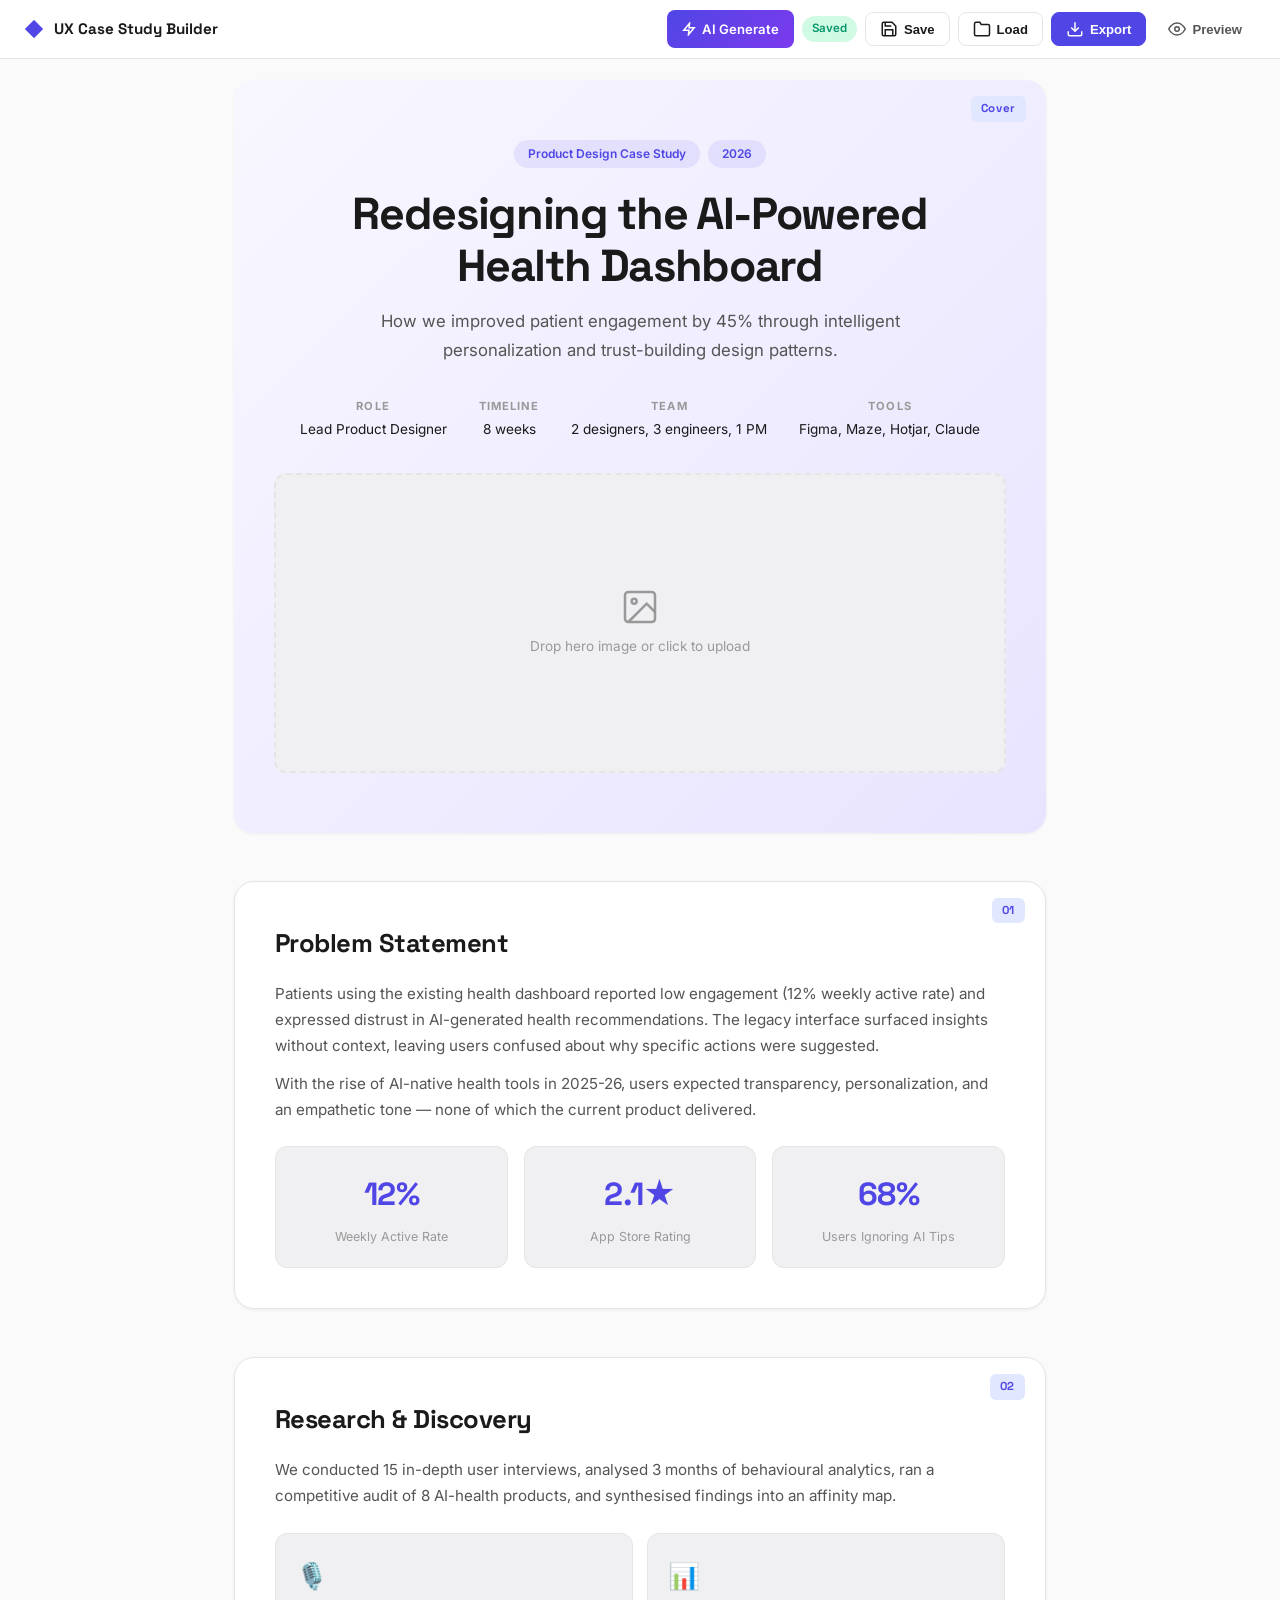
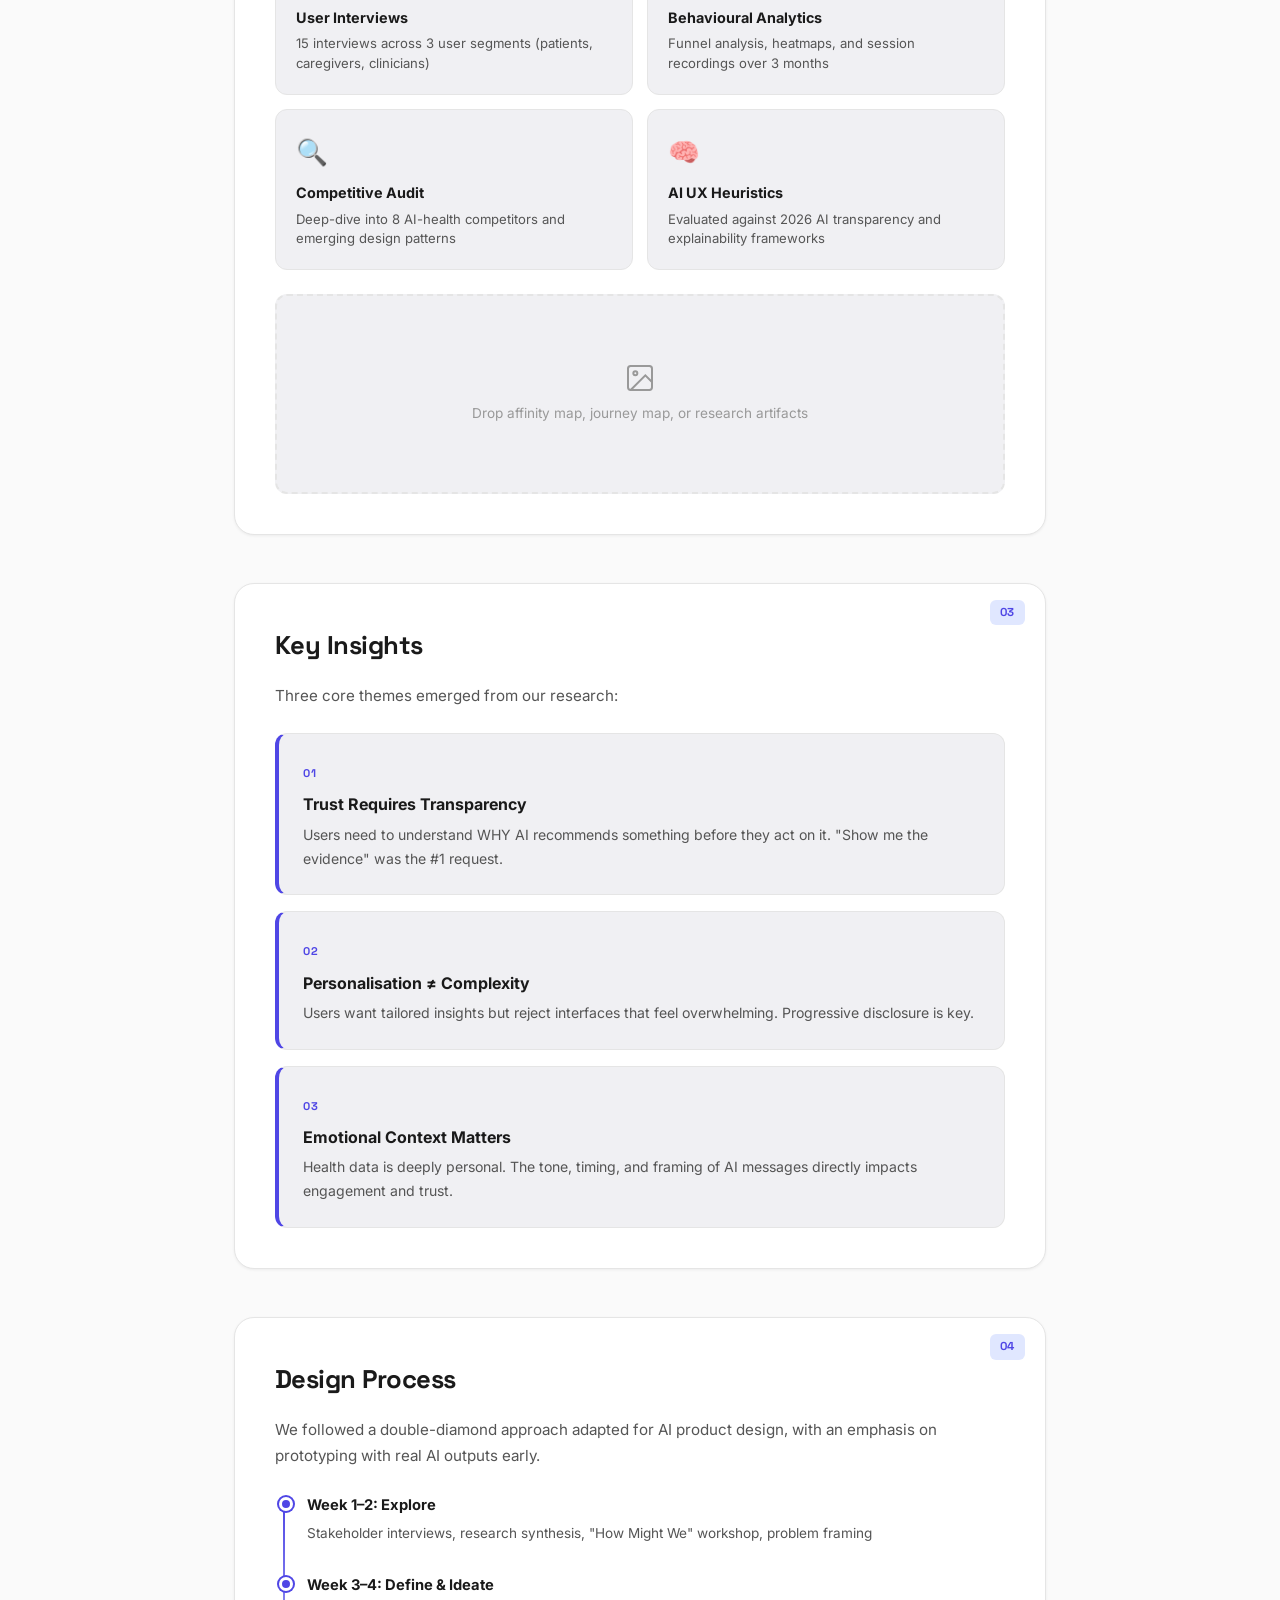
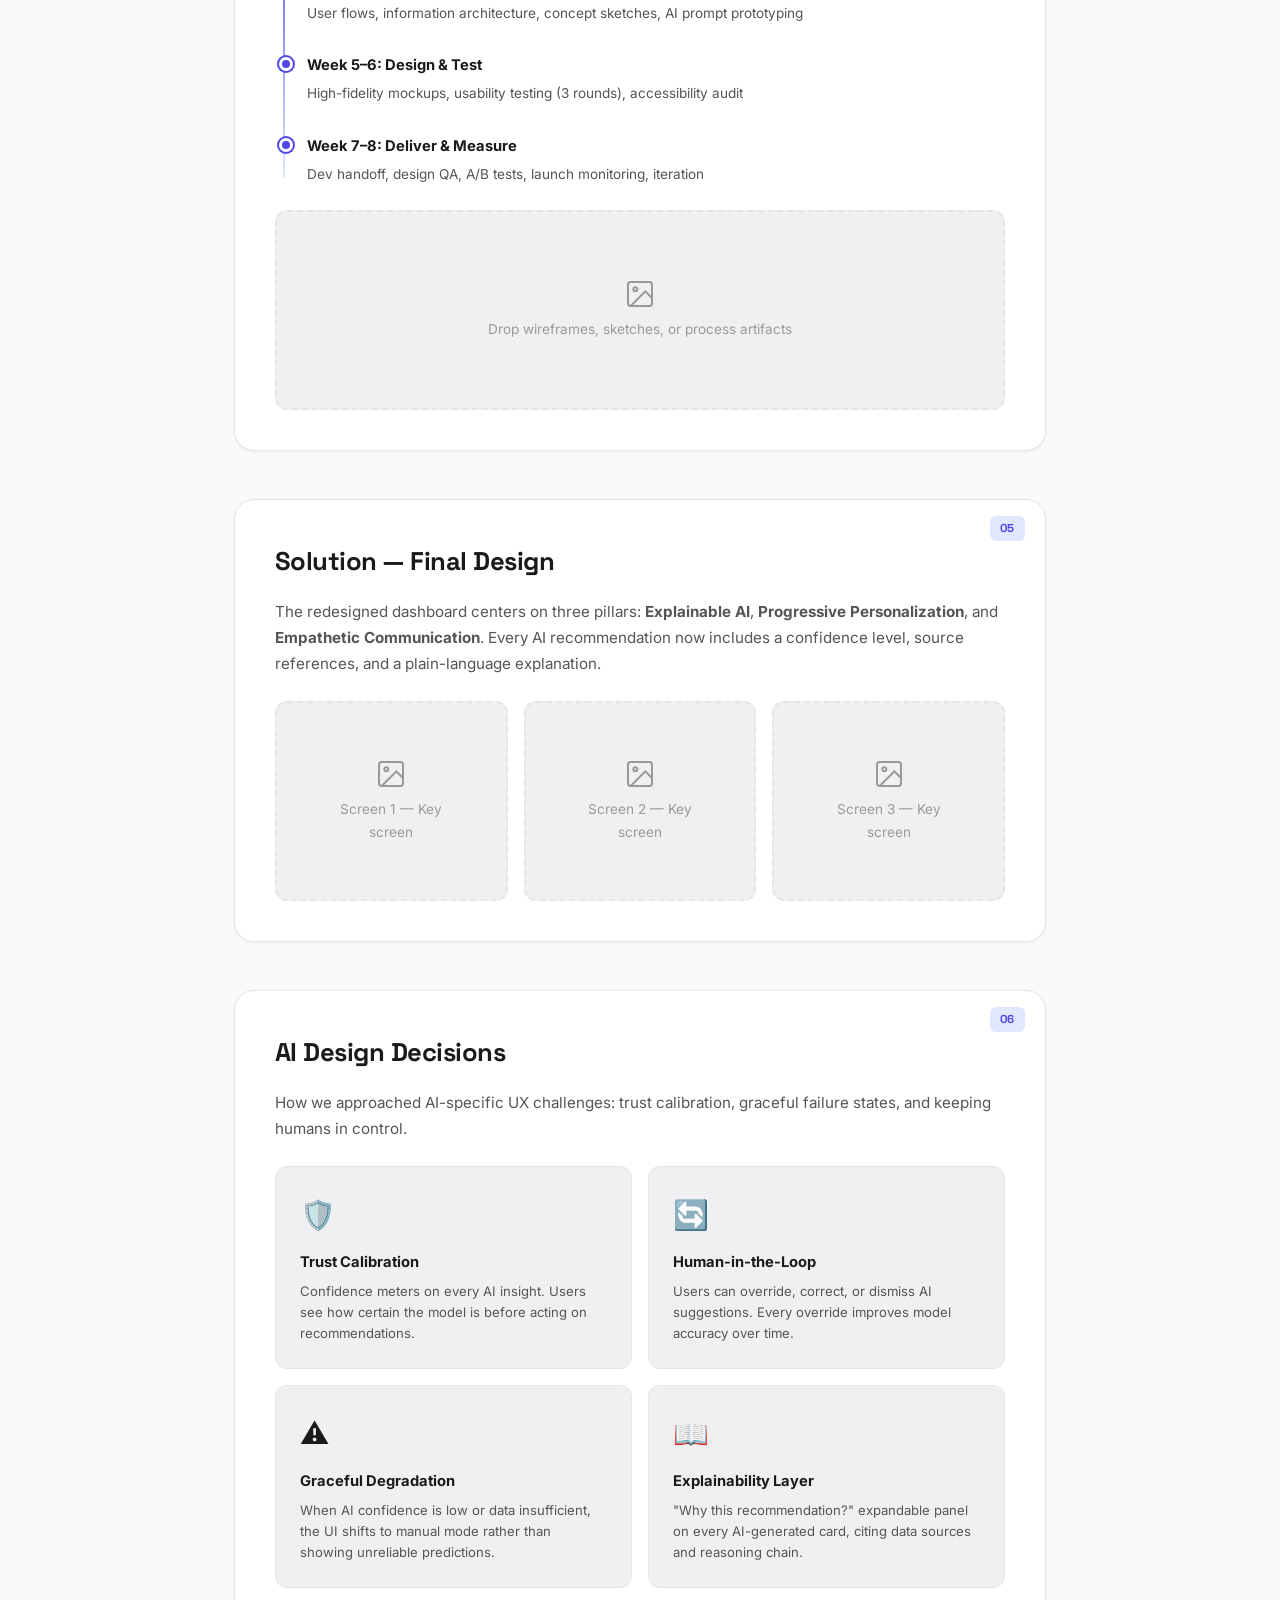
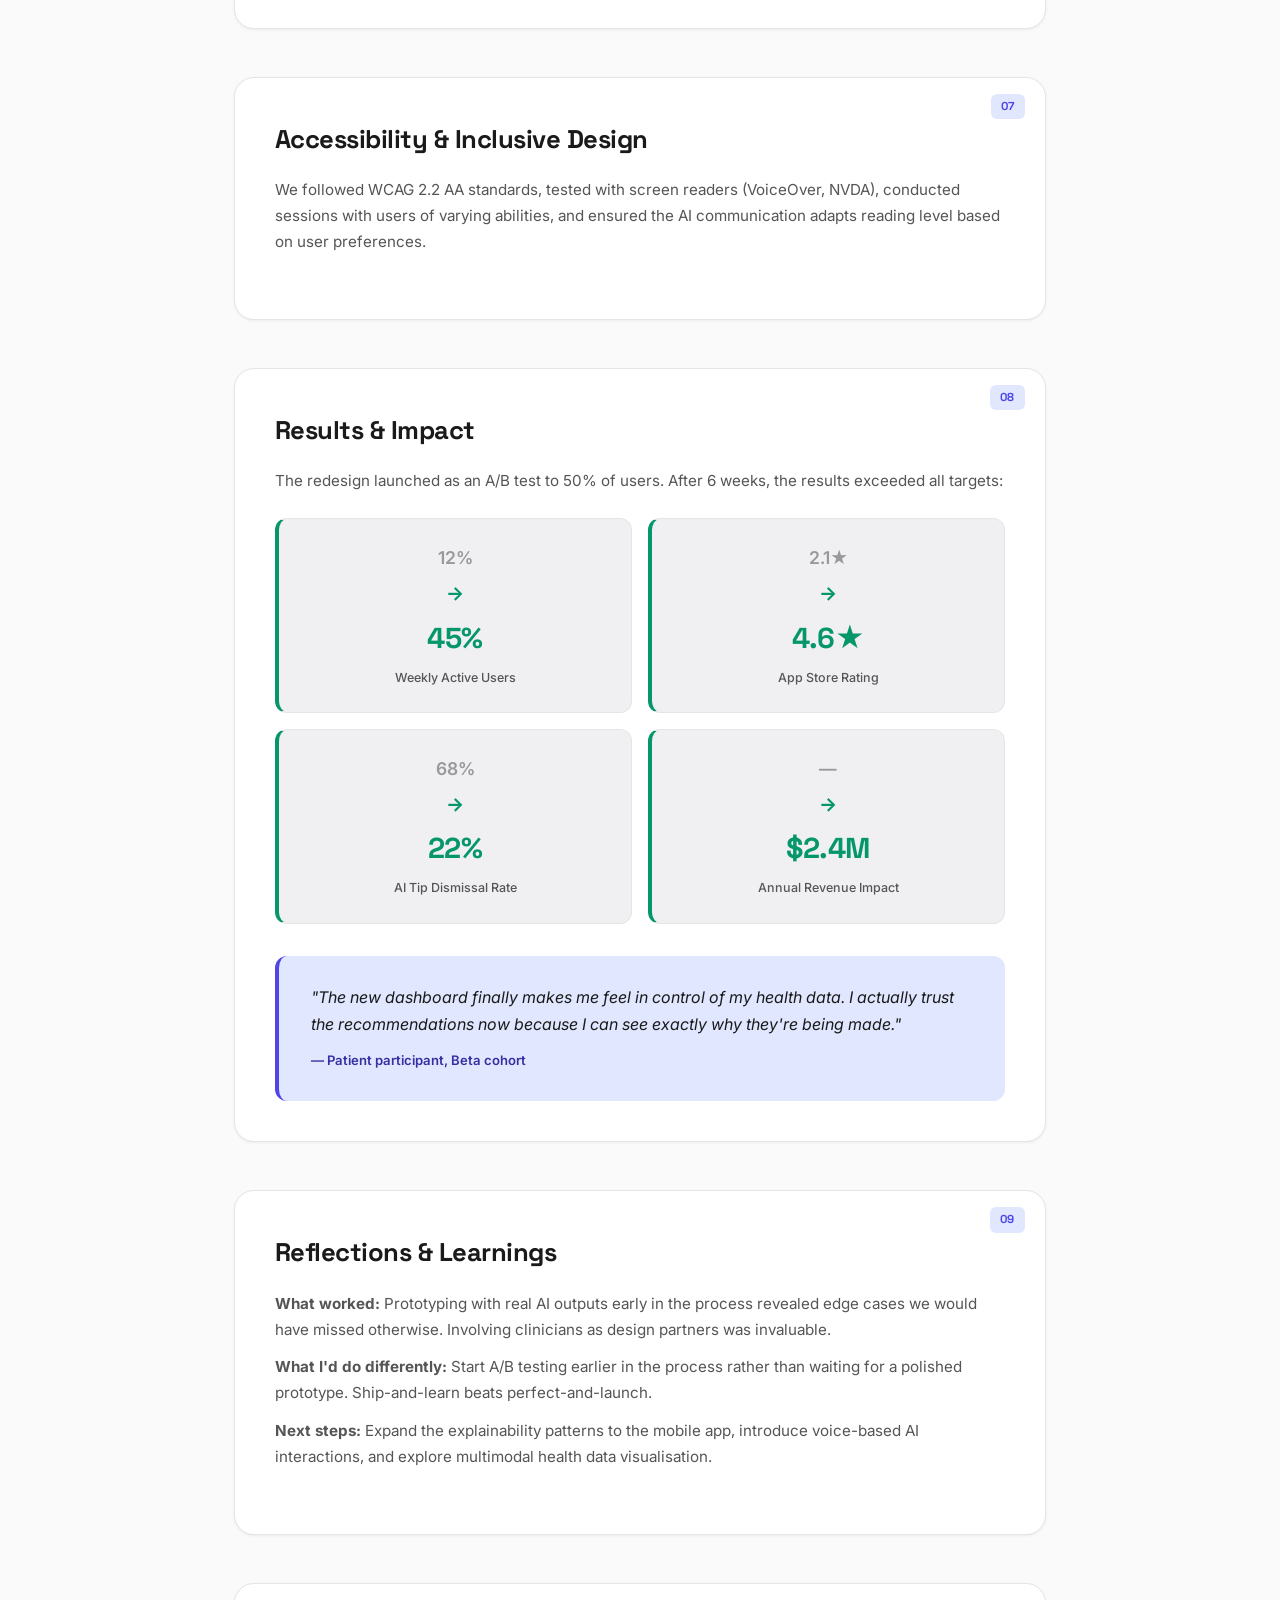
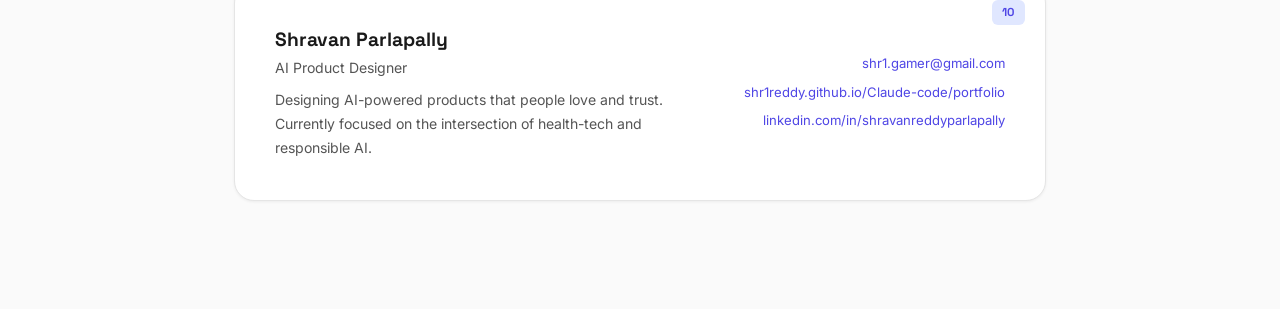
<file: ux-case-study/index.html>
<!DOCTYPE html>
<html lang="en">
<head>
<meta charset="UTF-8">
<meta name="viewport" content="width=device-width, initial-scale=1.0">
<title>UX Case Study Builder — 2026</title>
<link href="https://fonts.googleapis.com/css2?family=Inter:wght@300;400;500;600;700;800;900&family=Space+Grotesk:wght@500;600;700;800&display=swap" rel="stylesheet">
<link rel="stylesheet" href="style.css">
</head>
<body>

<!-- ── Toolbar ── -->
<header class="toolbar" id="toolbar">
  <div class="toolbar-left">
    <span class="toolbar-logo">◆</span>
    <span class="toolbar-title">UX Case Study Builder</span>
  </div>
  <div class="toolbar-actions">
    <a href="generator.html" class="tb-btn" style="text-decoration:none;background:linear-gradient(135deg,#4f46e5,#7c3aed);color:white;border-color:transparent;" title="Generate with AI">
      <svg width="14" height="14" viewBox="0 0 24 24" fill="none" stroke="currentColor" stroke-width="2.5"><polygon points="13 2 3 14 12 14 11 22 21 10 12 10 13 2"/></svg> AI Generate
    </a>
    <span class="autosave-badge" id="autosaveBadge">Saved</span>
    <button class="tb-btn" onclick="saveProject()" title="Save"><svg width="18" height="18" viewBox="0 0 24 24" fill="none" stroke="currentColor" stroke-width="2"><path d="M19 21H5a2 2 0 01-2-2V5a2 2 0 012-2h11l5 5v11a2 2 0 01-2 2z"/><polyline points="17,21 17,13 7,13 7,21"/><polyline points="7,3 7,8 15,8"/></svg> Save</button>
    <button class="tb-btn" onclick="loadProject()" title="Load"><svg width="18" height="18" viewBox="0 0 24 24" fill="none" stroke="currentColor" stroke-width="2"><path d="M22 19a2 2 0 01-2 2H4a2 2 0 01-2-2V5a2 2 0 012-2h5l2 3h9a2 2 0 012 2z"/></svg> Load</button>
    <div class="tb-dropdown">
      <button class="tb-btn tb-btn-primary" id="exportBtn"><svg width="18" height="18" viewBox="0 0 24 24" fill="none" stroke="currentColor" stroke-width="2"><path d="M21 15v4a2 2 0 01-2 2H5a2 2 0 01-2-2v-4"/><polyline points="7,10 12,15 17,10"/><line x1="12" y1="15" x2="12" y2="3"/></svg> Export</button>
      <div class="dropdown-menu" id="exportMenu">
        <button onclick="exportPDF()">Export as PDF</button>
        <button onclick="exportWord()">Export as Word (.docx)</button>
        <button onclick="exportJSON()">Export as JSON</button>
      </div>
    </div>
    <button class="tb-btn tb-btn-ghost" onclick="togglePreview()" id="previewToggle" title="Preview mode">
      <svg width="18" height="18" viewBox="0 0 24 24" fill="none" stroke="currentColor" stroke-width="2"><path d="M1 12s4-8 11-8 11 8 11 8-4 8-11 8-11-8-11-8z"/><circle cx="12" cy="12" r="3"/></svg> Preview
    </button>
  </div>
</header>

<!-- ── Main Content ── -->
<main class="case-study" id="caseStudy">

  <!-- Cover / Hero -->
  <section class="cs-section cs-cover" data-section="cover">
    <div class="section-controls">
      <span class="section-label">Cover</span>
    </div>
    <div class="cover-inner">
      <div class="cover-meta">
        <span class="editable chip" contenteditable="true" data-field="cover-type" data-placeholder="Product Design Case Study">Product Design Case Study</span>
        <span class="editable chip" contenteditable="true" data-field="cover-year" data-placeholder="2026">2026</span>
      </div>
      <h1 class="editable cover-title" contenteditable="true" data-field="cover-title" data-placeholder="Your Project Title Goes Here">Redesigning the AI-Powered Health Dashboard</h1>
      <p class="editable cover-subtitle" contenteditable="true" data-field="cover-subtitle" data-placeholder="A brief one-liner summarising your project and its impact.">How we improved patient engagement by 45% through intelligent personalization and trust-building design patterns.</p>
      <div class="cover-details">
        <div class="detail"><strong>Role</strong><span class="editable" contenteditable="true" data-field="cover-role" data-placeholder="Lead Product Designer">Lead Product Designer</span></div>
        <div class="detail"><strong>Timeline</strong><span class="editable" contenteditable="true" data-field="cover-timeline" data-placeholder="8 weeks">8 weeks</span></div>
        <div class="detail"><strong>Team</strong><span class="editable" contenteditable="true" data-field="cover-team" data-placeholder="2 designers, 3 engineers, 1 PM">2 designers, 3 engineers, 1 PM</span></div>
        <div class="detail"><strong>Tools</strong><span class="editable" contenteditable="true" data-field="cover-tools" data-placeholder="Figma, Maze, Hotjar, Claude">Figma, Maze, Hotjar, Claude</span></div>
      </div>
      <div class="cover-image-slot image-upload-area" data-field="cover-image">
        <div class="upload-placeholder">
          <svg width="40" height="40" viewBox="0 0 24 24" fill="none" stroke="currentColor" stroke-width="1.5"><rect x="3" y="3" width="18" height="18" rx="2"/><circle cx="8.5" cy="8.5" r="1.5"/><polyline points="21,15 16,10 5,21"/></svg>
          <span>Drop hero image or click to upload</span>
        </div>
      </div>
    </div>
  </section>

  <!-- 01 — Problem Statement -->
  <section class="cs-section" data-section="problem">
    <div class="section-controls">
      <span class="section-label">01</span>
    </div>
    <div class="section-inner">
      <h2 class="editable section-title" contenteditable="true" data-field="problem-title" data-placeholder="Problem Statement">Problem Statement</h2>
      <div class="editable section-body richtext" contenteditable="true" data-field="problem-body" data-placeholder="What problem are you solving? Who is affected? Why does it matter now?&#10;&#10;Describe the business context, user pain points, and what triggered this project.">
        <p>Patients using the existing health dashboard reported low engagement (12% weekly active rate) and expressed distrust in AI-generated health recommendations. The legacy interface surfaced insights without context, leaving users confused about why specific actions were suggested.</p>
        <p>With the rise of AI-native health tools in 2025-26, users expected transparency, personalization, and an empathetic tone — none of which the current product delivered.</p>
      </div>
      <div class="kpi-row">
        <div class="kpi-card">
          <span class="editable kpi-value" contenteditable="true" data-field="problem-kpi1-val" data-placeholder="12%">12%</span>
          <span class="editable kpi-label" contenteditable="true" data-field="problem-kpi1-label" data-placeholder="Weekly Active Rate">Weekly Active Rate</span>
        </div>
        <div class="kpi-card">
          <span class="editable kpi-value" contenteditable="true" data-field="problem-kpi2-val" data-placeholder="2.1★">2.1★</span>
          <span class="editable kpi-label" contenteditable="true" data-field="problem-kpi2-label" data-placeholder="App Store Rating">App Store Rating</span>
        </div>
        <div class="kpi-card">
          <span class="editable kpi-value" contenteditable="true" data-field="problem-kpi3-val" data-placeholder="68%">68%</span>
          <span class="editable kpi-label" contenteditable="true" data-field="problem-kpi3-label" data-placeholder="Users ignoring AI tips">Users Ignoring AI Tips</span>
        </div>
      </div>
    </div>
  </section>

  <!-- 02 — Research & Discovery -->
  <section class="cs-section" data-section="research">
    <div class="section-controls">
      <span class="section-label">02</span>
    </div>
    <div class="section-inner">
      <h2 class="editable section-title" contenteditable="true" data-field="research-title">Research &amp; Discovery</h2>
      <div class="editable section-body richtext" contenteditable="true" data-field="research-body" data-placeholder="Describe your research methodology: user interviews, surveys, analytics review, competitive analysis, etc.">
        <p>We conducted 15 in-depth user interviews, analysed 3 months of behavioural analytics, ran a competitive audit of 8 AI-health products, and synthesised findings into an affinity map.</p>
      </div>
      <div class="research-methods">
        <div class="method-card">
          <div class="method-icon">🎙️</div>
          <h4 class="editable" contenteditable="true" data-field="method1-title">User Interviews</h4>
          <p class="editable" contenteditable="true" data-field="method1-desc">15 interviews across 3 user segments (patients, caregivers, clinicians)</p>
        </div>
        <div class="method-card">
          <div class="method-icon">📊</div>
          <h4 class="editable" contenteditable="true" data-field="method2-title">Behavioural Analytics</h4>
          <p class="editable" contenteditable="true" data-field="method2-desc">Funnel analysis, heatmaps, and session recordings over 3 months</p>
        </div>
        <div class="method-card">
          <div class="method-icon">🔍</div>
          <h4 class="editable" contenteditable="true" data-field="method3-title">Competitive Audit</h4>
          <p class="editable" contenteditable="true" data-field="method3-desc">Deep-dive into 8 AI-health competitors and emerging design patterns</p>
        </div>
        <div class="method-card">
          <div class="method-icon">🧠</div>
          <h4 class="editable" contenteditable="true" data-field="method4-title">AI UX Heuristics</h4>
          <p class="editable" contenteditable="true" data-field="method4-desc">Evaluated against 2026 AI transparency and explainability frameworks</p>
        </div>
      </div>
      <div class="image-upload-area" data-field="research-image">
        <div class="upload-placeholder">
          <svg width="32" height="32" viewBox="0 0 24 24" fill="none" stroke="currentColor" stroke-width="1.5"><rect x="3" y="3" width="18" height="18" rx="2"/><circle cx="8.5" cy="8.5" r="1.5"/><polyline points="21,15 16,10 5,21"/></svg>
          <span>Drop affinity map, journey map, or research artifacts</span>
        </div>
      </div>
    </div>
  </section>

  <!-- 03 — Key Insights -->
  <section class="cs-section" data-section="insights">
    <div class="section-controls">
      <span class="section-label">03</span>
    </div>
    <div class="section-inner">
      <h2 class="editable section-title" contenteditable="true" data-field="insights-title">Key Insights</h2>
      <div class="editable section-body richtext" contenteditable="true" data-field="insights-body" data-placeholder="What did you learn? Summarise your top insights.">
        <p>Three core themes emerged from our research:</p>
      </div>
      <div class="insight-cards">
        <div class="insight-card">
          <span class="insight-num">01</span>
          <h4 class="editable" contenteditable="true" data-field="insight1-title">Trust Requires Transparency</h4>
          <p class="editable" contenteditable="true" data-field="insight1-desc">Users need to understand WHY AI recommends something before they act on it. "Show me the evidence" was the #1 request.</p>
        </div>
        <div class="insight-card">
          <span class="insight-num">02</span>
          <h4 class="editable" contenteditable="true" data-field="insight2-title">Personalisation ≠ Complexity</h4>
          <p class="editable" contenteditable="true" data-field="insight2-desc">Users want tailored insights but reject interfaces that feel overwhelming. Progressive disclosure is key.</p>
        </div>
        <div class="insight-card">
          <span class="insight-num">03</span>
          <h4 class="editable" contenteditable="true" data-field="insight3-title">Emotional Context Matters</h4>
          <p class="editable" contenteditable="true" data-field="insight3-desc">Health data is deeply personal. The tone, timing, and framing of AI messages directly impacts engagement and trust.</p>
        </div>
      </div>
    </div>
  </section>

  <!-- 04 — Design Process -->
  <section class="cs-section" data-section="process">
    <div class="section-controls">
      <span class="section-label">04</span>
    </div>
    <div class="section-inner">
      <h2 class="editable section-title" contenteditable="true" data-field="process-title">Design Process</h2>
      <div class="editable section-body richtext" contenteditable="true" data-field="process-body" data-placeholder="Walk through your design process: ideation, wireframes, iterations, prototyping.">
        <p>We followed a double-diamond approach adapted for AI product design, with an emphasis on prototyping with real AI outputs early.</p>
      </div>
      <div class="process-timeline">
        <div class="process-phase">
          <div class="phase-marker"></div>
          <h4 class="editable" contenteditable="true" data-field="phase1-title">Week 1–2: Explore</h4>
          <p class="editable" contenteditable="true" data-field="phase1-desc">Stakeholder interviews, research synthesis, "How Might We" workshop, problem framing</p>
        </div>
        <div class="process-phase">
          <div class="phase-marker"></div>
          <h4 class="editable" contenteditable="true" data-field="phase2-title">Week 3–4: Define &amp; Ideate</h4>
          <p class="editable" contenteditable="true" data-field="phase2-desc">User flows, information architecture, concept sketches, AI prompt prototyping</p>
        </div>
        <div class="process-phase">
          <div class="phase-marker"></div>
          <h4 class="editable" contenteditable="true" data-field="phase3-title">Week 5–6: Design &amp; Test</h4>
          <p class="editable" contenteditable="true" data-field="phase3-desc">High-fidelity mockups, usability testing (3 rounds), accessibility audit</p>
        </div>
        <div class="process-phase">
          <div class="phase-marker"></div>
          <h4 class="editable" contenteditable="true" data-field="phase4-title">Week 7–8: Deliver &amp; Measure</h4>
          <p class="editable" contenteditable="true" data-field="phase4-desc">Dev handoff, design QA, A/B tests, launch monitoring, iteration</p>
        </div>
      </div>
      <div class="image-upload-area" data-field="process-image">
        <div class="upload-placeholder">
          <svg width="32" height="32" viewBox="0 0 24 24" fill="none" stroke="currentColor" stroke-width="1.5"><rect x="3" y="3" width="18" height="18" rx="2"/><circle cx="8.5" cy="8.5" r="1.5"/><polyline points="21,15 16,10 5,21"/></svg>
          <span>Drop wireframes, sketches, or process artifacts</span>
        </div>
      </div>
    </div>
  </section>

  <!-- 05 — Solution / Final Design -->
  <section class="cs-section" data-section="solution">
    <div class="section-controls">
      <span class="section-label">05</span>
    </div>
    <div class="section-inner">
      <h2 class="editable section-title" contenteditable="true" data-field="solution-title">Solution — Final Design</h2>
      <div class="editable section-body richtext" contenteditable="true" data-field="solution-body" data-placeholder="Present your final design solution. Highlight key screens, interactions, and design decisions.">
        <p>The redesigned dashboard centers on three pillars: <strong>Explainable AI</strong>, <strong>Progressive Personalization</strong>, and <strong>Empathetic Communication</strong>. Every AI recommendation now includes a confidence level, source references, and a plain-language explanation.</p>
      </div>
      <div class="solution-gallery">
        <div class="image-upload-area solution-img" data-field="solution-image1">
          <div class="upload-placeholder">
            <svg width="32" height="32" viewBox="0 0 24 24" fill="none" stroke="currentColor" stroke-width="1.5"><rect x="3" y="3" width="18" height="18" rx="2"/><circle cx="8.5" cy="8.5" r="1.5"/><polyline points="21,15 16,10 5,21"/></svg>
            <span>Screen 1 — Key screen</span>
          </div>
        </div>
        <div class="image-upload-area solution-img" data-field="solution-image2">
          <div class="upload-placeholder">
            <svg width="32" height="32" viewBox="0 0 24 24" fill="none" stroke="currentColor" stroke-width="1.5"><rect x="3" y="3" width="18" height="18" rx="2"/><circle cx="8.5" cy="8.5" r="1.5"/><polyline points="21,15 16,10 5,21"/></svg>
            <span>Screen 2 — Key screen</span>
          </div>
        </div>
        <div class="image-upload-area solution-img" data-field="solution-image3">
          <div class="upload-placeholder">
            <svg width="32" height="32" viewBox="0 0 24 24" fill="none" stroke="currentColor" stroke-width="1.5"><rect x="3" y="3" width="18" height="18" rx="2"/><circle cx="8.5" cy="8.5" r="1.5"/><polyline points="21,15 16,10 5,21"/></svg>
            <span>Screen 3 — Key screen</span>
          </div>
        </div>
      </div>
    </div>
  </section>

  <!-- 06 — AI-Specific Design Decisions (2026 section) -->
  <section class="cs-section" data-section="ai-design">
    <div class="section-controls">
      <span class="section-label">06</span>
    </div>
    <div class="section-inner">
      <h2 class="editable section-title" contenteditable="true" data-field="ai-title">AI Design Decisions</h2>
      <p class="editable section-body" contenteditable="true" data-field="ai-body" data-placeholder="How did you design for AI? Explain trust patterns, error handling, confidence indicators, human-in-the-loop flows.">How we approached AI-specific UX challenges: trust calibration, graceful failure states, and keeping humans in control.</p>
      <div class="ai-decisions">
        <div class="ai-card">
          <div class="ai-card-icon">🛡️</div>
          <h4 class="editable" contenteditable="true" data-field="ai-dec1-title">Trust Calibration</h4>
          <p class="editable" contenteditable="true" data-field="ai-dec1-desc">Confidence meters on every AI insight. Users see how certain the model is before acting on recommendations.</p>
        </div>
        <div class="ai-card">
          <div class="ai-card-icon">🔄</div>
          <h4 class="editable" contenteditable="true" data-field="ai-dec2-title">Human-in-the-Loop</h4>
          <p class="editable" contenteditable="true" data-field="ai-dec2-desc">Users can override, correct, or dismiss AI suggestions. Every override improves model accuracy over time.</p>
        </div>
        <div class="ai-card">
          <div class="ai-card-icon">⚠️</div>
          <h4 class="editable" contenteditable="true" data-field="ai-dec3-title">Graceful Degradation</h4>
          <p class="editable" contenteditable="true" data-field="ai-dec3-desc">When AI confidence is low or data insufficient, the UI shifts to manual mode rather than showing unreliable predictions.</p>
        </div>
        <div class="ai-card">
          <div class="ai-card-icon">📖</div>
          <h4 class="editable" contenteditable="true" data-field="ai-dec4-title">Explainability Layer</h4>
          <p class="editable" contenteditable="true" data-field="ai-dec4-desc">"Why this recommendation?" expandable panel on every AI-generated card, citing data sources and reasoning chain.</p>
        </div>
      </div>
    </div>
  </section>

  <!-- 07 — Accessibility & Inclusive Design -->
  <section class="cs-section" data-section="accessibility">
    <div class="section-controls">
      <span class="section-label">07</span>
    </div>
    <div class="section-inner">
      <h2 class="editable section-title" contenteditable="true" data-field="a11y-title">Accessibility &amp; Inclusive Design</h2>
      <div class="editable section-body richtext" contenteditable="true" data-field="a11y-body" data-placeholder="How did you ensure your design is accessible and inclusive? WCAG compliance, assistive tech testing, inclusive research.">
        <p>We followed WCAG 2.2 AA standards, tested with screen readers (VoiceOver, NVDA), conducted sessions with users of varying abilities, and ensured the AI communication adapts reading level based on user preferences.</p>
      </div>
    </div>
  </section>

  <!-- 08 — Results & Impact -->
  <section class="cs-section" data-section="results">
    <div class="section-controls">
      <span class="section-label">08</span>
    </div>
    <div class="section-inner">
      <h2 class="editable section-title" contenteditable="true" data-field="results-title">Results &amp; Impact</h2>
      <div class="editable section-body richtext" contenteditable="true" data-field="results-body" data-placeholder="What was the measurable impact? Before vs. after metrics, user feedback, business outcomes.">
        <p>The redesign launched as an A/B test to 50% of users. After 6 weeks, the results exceeded all targets:</p>
      </div>
      <div class="results-grid">
        <div class="result-card positive">
          <span class="editable result-before" contenteditable="true" data-field="result1-before">12%</span>
          <span class="result-arrow">→</span>
          <span class="editable result-after" contenteditable="true" data-field="result1-after">45%</span>
          <span class="editable result-metric" contenteditable="true" data-field="result1-metric">Weekly Active Users</span>
        </div>
        <div class="result-card positive">
          <span class="editable result-before" contenteditable="true" data-field="result2-before">2.1★</span>
          <span class="result-arrow">→</span>
          <span class="editable result-after" contenteditable="true" data-field="result2-after">4.6★</span>
          <span class="editable result-metric" contenteditable="true" data-field="result2-metric">App Store Rating</span>
        </div>
        <div class="result-card positive">
          <span class="editable result-before" contenteditable="true" data-field="result3-before">68%</span>
          <span class="result-arrow">→</span>
          <span class="editable result-after" contenteditable="true" data-field="result3-after">22%</span>
          <span class="editable result-metric" contenteditable="true" data-field="result3-metric">AI Tip Dismissal Rate</span>
        </div>
        <div class="result-card positive">
          <span class="editable result-before" contenteditable="true" data-field="result4-before">—</span>
          <span class="result-arrow">→</span>
          <span class="editable result-after" contenteditable="true" data-field="result4-after">$2.4M</span>
          <span class="editable result-metric" contenteditable="true" data-field="result4-metric">Annual Revenue Impact</span>
        </div>
      </div>
      <div class="testimonial-block">
        <blockquote class="editable" contenteditable="true" data-field="results-quote" data-placeholder="Add a stakeholder or user quote about the impact.">"The new dashboard finally makes me feel in control of my health data. I actually trust the recommendations now because I can see exactly why they're being made."</blockquote>
        <cite class="editable" contenteditable="true" data-field="results-cite" data-placeholder="— Name, Role">— Patient participant, Beta cohort</cite>
      </div>
    </div>
  </section>

  <!-- 09 — Reflections & Learnings -->
  <section class="cs-section" data-section="reflections">
    <div class="section-controls">
      <span class="section-label">09</span>
    </div>
    <div class="section-inner">
      <h2 class="editable section-title" contenteditable="true" data-field="reflections-title">Reflections &amp; Learnings</h2>
      <div class="editable section-body richtext" contenteditable="true" data-field="reflections-body" data-placeholder="What did you learn? What would you do differently? What are the next steps?">
        <p><strong>What worked:</strong> Prototyping with real AI outputs early in the process revealed edge cases we would have missed otherwise. Involving clinicians as design partners was invaluable.</p>
        <p><strong>What I'd do differently:</strong> Start A/B testing earlier in the process rather than waiting for a polished prototype. Ship-and-learn beats perfect-and-launch.</p>
        <p><strong>Next steps:</strong> Expand the explainability patterns to the mobile app, introduce voice-based AI interactions, and explore multimodal health data visualisation.</p>
      </div>
    </div>
  </section>

  <!-- 10 — About the Designer -->
  <section class="cs-section cs-footer-section" data-section="designer">
    <div class="section-controls">
      <span class="section-label">10</span>
    </div>
    <div class="section-inner designer-footer">
      <div class="designer-info">
        <h3 class="editable" contenteditable="true" data-field="designer-name" data-placeholder="Your Name">Shravan Parlapally</h3>
        <p class="editable" contenteditable="true" data-field="designer-role" data-placeholder="AI Product Designer">AI Product Designer</p>
        <p class="editable designer-bio" contenteditable="true" data-field="designer-bio" data-placeholder="A short bio about yourself.">Designing AI-powered products that people love and trust. Currently focused on the intersection of health-tech and responsible AI.</p>
      </div>
      <div class="designer-links">
        <span class="editable" contenteditable="true" data-field="designer-email" data-placeholder="email@example.com">shr1.gamer@gmail.com</span>
        <span class="editable" contenteditable="true" data-field="designer-portfolio" data-placeholder="portfolio link">shr1reddy.github.io/Claude-code/portfolio</span>
        <span class="editable" contenteditable="true" data-field="designer-linkedin" data-placeholder="LinkedIn URL">linkedin.com/in/shravanreddyparlapally</span>
      </div>
    </div>
  </section>

</main>

<!-- Hidden file input for image uploads -->
<input type="file" id="imageInput" accept="image/*" style="display:none">

<script src="app.js"></script>
</body>
</html>
</file>
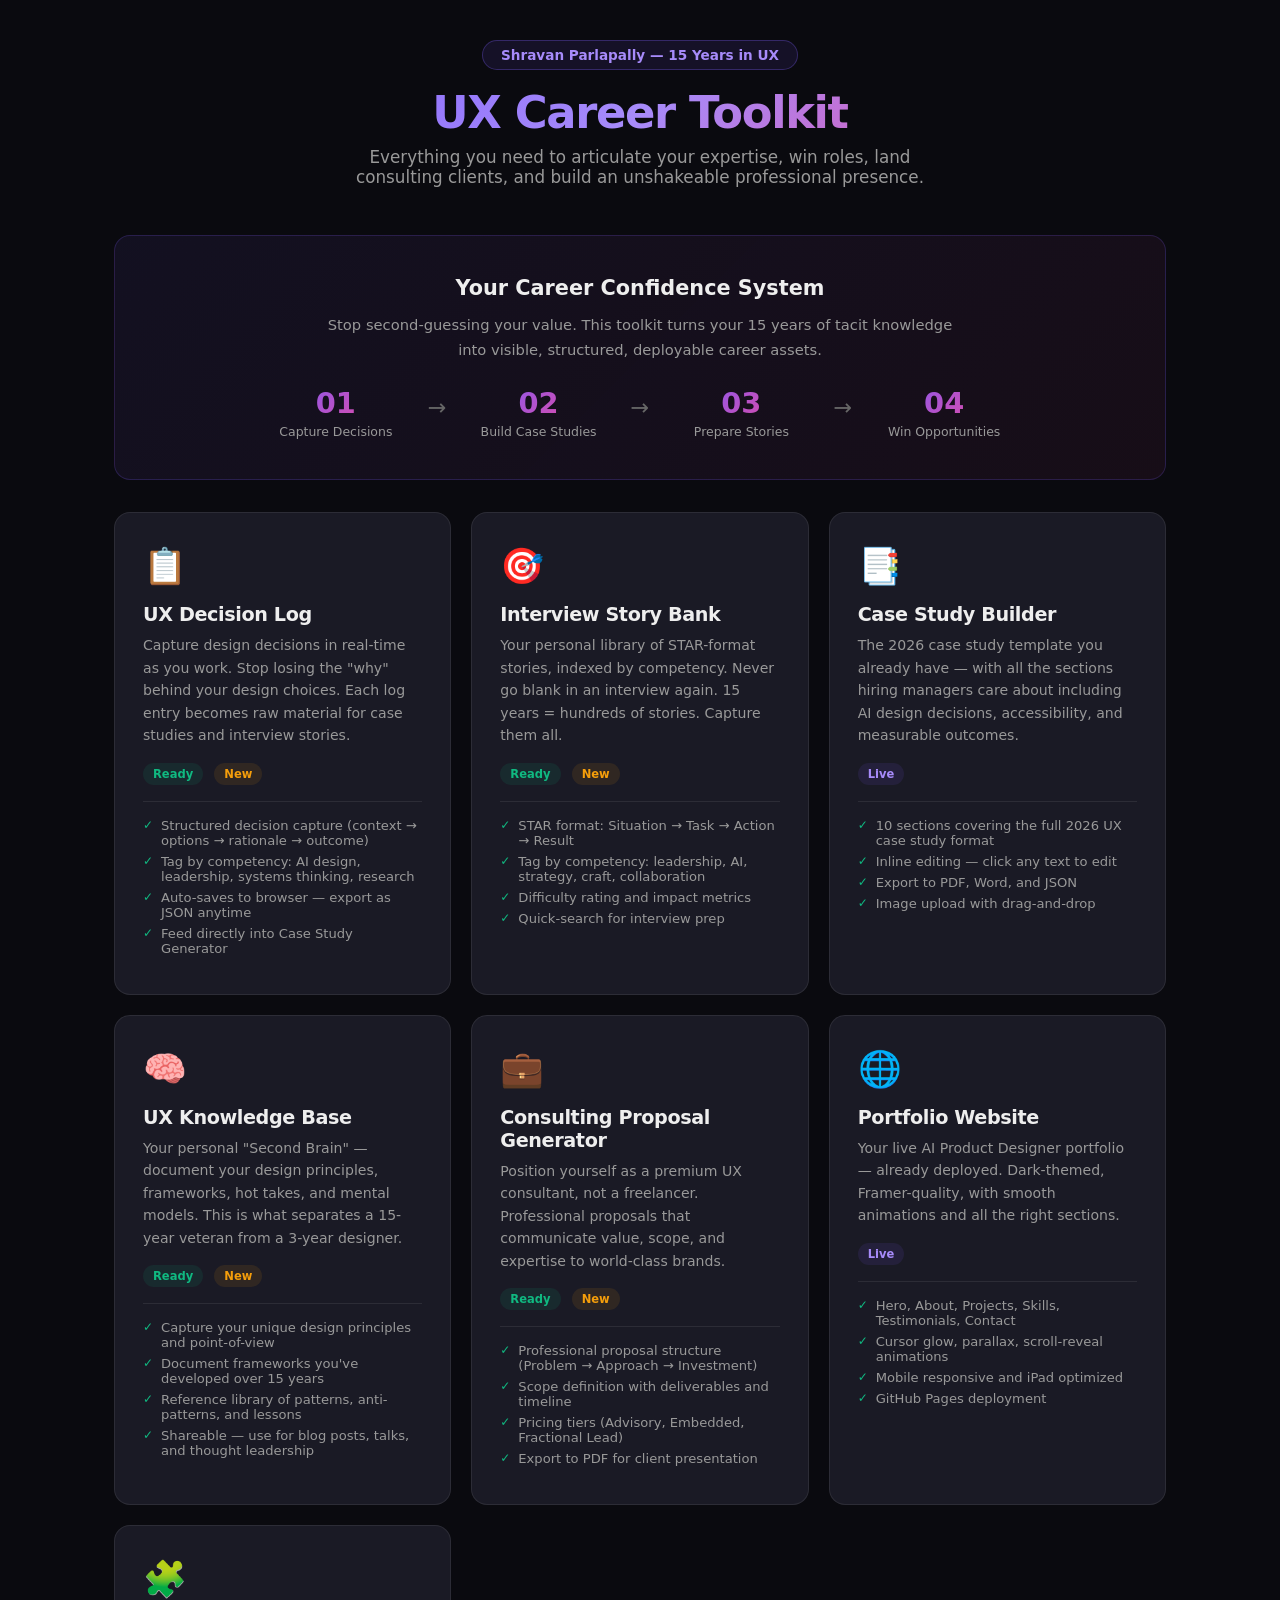
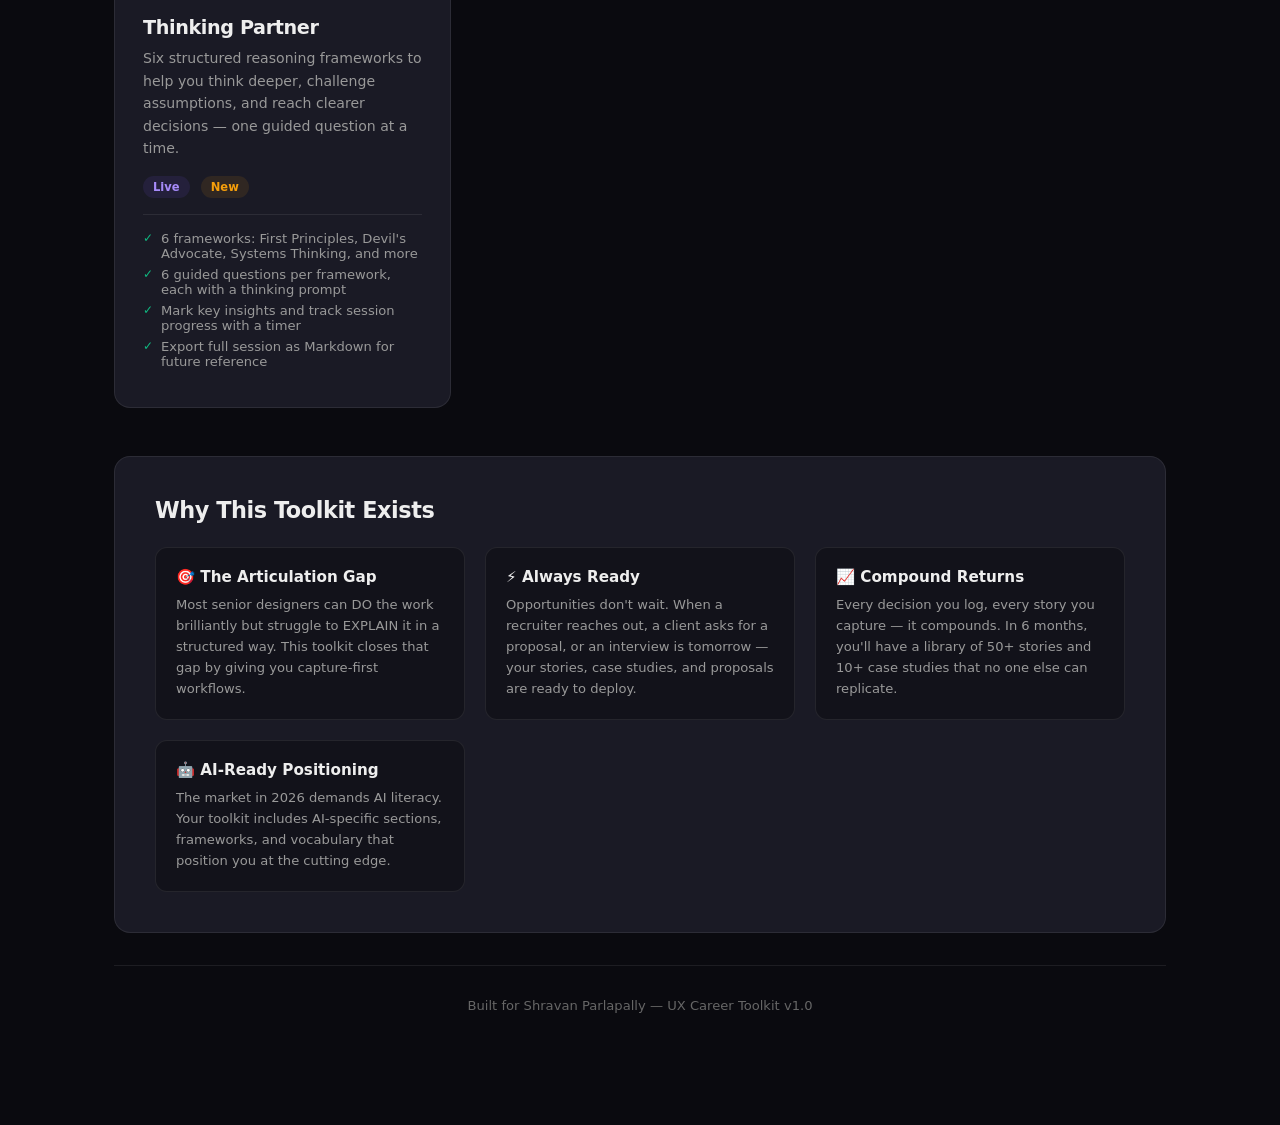
<file: ux-toolkit/index.html>
<!DOCTYPE html>
<html lang="en">
<head>
<meta charset="UTF-8">
<meta name="viewport" content="width=device-width, initial-scale=1.0">
<title>UX Career Toolkit — Shravan Parlapally</title>
<style>
:root {
  --bg:#0a0a0f; --bg2:#12121a; --card:#1a1a25; --card-hover:#22223a;
  --border:rgba(255,255,255,0.08); --border2:rgba(255,255,255,0.14);
  --text:#eee; --text2:#999; --text3:#666;
  --accent:#7c5cfc; --accent2:#a78bfa; --accent-bg:rgba(124,92,252,0.1);
  --green:#10b981; --green-bg:rgba(16,185,129,0.1);
  --orange:#f59e0b; --orange-bg:rgba(245,158,11,0.1);
  --pink:#ec4899; --pink-bg:rgba(236,72,153,0.1);
  --blue:#3b82f6; --blue-bg:rgba(59,130,246,0.1);
  --font:'Segoe UI',system-ui,-apple-system,sans-serif;
  --radius:16px;
}
*{margin:0;padding:0;box-sizing:border-box}
body{font-family:var(--font);background:var(--bg);color:var(--text);min-height:100vh;overflow-x:hidden}

/* ── Hub Layout ── */
.hub{max-width:1100px;margin:0 auto;padding:40px 24px 80px}
.hub-header{text-align:center;margin-bottom:48px}
.hub-header h1{font-size:clamp(1.8rem,4vw,2.8rem);font-weight:900;letter-spacing:-0.03em;margin-bottom:8px;background:linear-gradient(135deg,#7c5cfc,#a78bfa,#ec4899);-webkit-background-clip:text;-webkit-text-fill-color:transparent;background-clip:text}
.hub-header p{color:var(--text2);font-size:1.05rem;max-width:600px;margin:0 auto}
.hub-header .name-badge{display:inline-block;padding:6px 18px;border-radius:100px;background:var(--accent-bg);border:1px solid rgba(124,92,252,0.3);color:var(--accent2);font-weight:600;font-size:0.85rem;margin-bottom:16px}

/* ── Tool Grid ── */
.tool-grid{display:grid;grid-template-columns:repeat(auto-fit,minmax(300px,1fr));gap:20px;margin-bottom:48px}

.tool-card{
  background:var(--card);border:1px solid var(--border);border-radius:var(--radius);
  padding:32px 28px;cursor:pointer;transition:all 0.3s cubic-bezier(0.16,1,0.3,1);
  position:relative;overflow:hidden;text-decoration:none;color:inherit;display:block;
}
.tool-card:hover{border-color:var(--border2);transform:translateY(-4px);box-shadow:0 20px 60px rgba(0,0,0,0.4)}
.tool-card::before{content:'';position:absolute;inset:0;opacity:0;transition:opacity 0.4s;pointer-events:none}
.tool-card:hover::before{opacity:1}

.tool-card.purple::before{background:radial-gradient(ellipse at 30% 30%,rgba(124,92,252,0.06),transparent 70%)}
.tool-card.green::before{background:radial-gradient(ellipse at 30% 30%,rgba(16,185,129,0.06),transparent 70%)}
.tool-card.orange::before{background:radial-gradient(ellipse at 30% 30%,rgba(245,158,11,0.06),transparent 70%)}
.tool-card.pink::before{background:radial-gradient(ellipse at 30% 30%,rgba(236,72,153,0.06),transparent 70%)}
.tool-card.blue::before{background:radial-gradient(ellipse at 30% 30%,rgba(59,130,246,0.06),transparent 70%)}

.tool-icon{font-size:2.2rem;margin-bottom:16px}
.tool-card h2{font-size:1.2rem;font-weight:800;margin-bottom:8px;letter-spacing:-0.02em}
.tool-card p{color:var(--text2);font-size:0.88rem;line-height:1.6;margin-bottom:16px}
.tool-tag{font-size:0.72rem;padding:4px 10px;border-radius:100px;font-weight:600;display:inline-block;margin-right:6px}
.tag-ready{background:var(--green-bg);color:var(--green)}
.tag-live{background:var(--accent-bg);color:var(--accent2)}
.tag-new{background:var(--orange-bg);color:var(--orange)}

.tool-features{margin-top:16px;padding-top:16px;border-top:1px solid var(--border)}
.tool-features li{color:var(--text2);font-size:0.82rem;margin-bottom:6px;list-style:none;padding-left:18px;position:relative}
.tool-features li::before{content:'✓';position:absolute;left:0;color:var(--green);font-weight:700;font-size:0.75rem}

/* ── Philosophy Section ── */
.philosophy{background:var(--card);border:1px solid var(--border);border-radius:var(--radius);padding:40px;margin-bottom:32px}
.philosophy h2{font-size:1.4rem;font-weight:800;margin-bottom:24px;letter-spacing:-0.02em}
.philosophy-grid{display:grid;grid-template-columns:repeat(auto-fit,minmax(250px,1fr));gap:20px}
.phil-card{padding:20px;border-radius:12px;background:var(--bg2);border:1px solid var(--border)}
.phil-card h3{font-size:0.95rem;font-weight:700;margin-bottom:8px;display:flex;align-items:center;gap:8px}
.phil-card p{font-size:0.82rem;color:var(--text2);line-height:1.6}

/* ── Strategy Banner ── */
.strategy{background:linear-gradient(135deg,rgba(124,92,252,0.08),rgba(236,72,153,0.06));border:1px solid rgba(124,92,252,0.2);border-radius:var(--radius);padding:40px;text-align:center;margin-bottom:32px}
.strategy h2{font-size:1.3rem;font-weight:800;margin-bottom:12px}
.strategy p{color:var(--text2);font-size:0.92rem;max-width:650px;margin:0 auto 24px;line-height:1.7}
.strategy-steps{display:flex;justify-content:center;gap:32px;flex-wrap:wrap}
.step{text-align:center;min-width:120px}
.step-num{font-size:1.8rem;font-weight:900;background:linear-gradient(135deg,#7c5cfc,#ec4899);-webkit-background-clip:text;-webkit-text-fill-color:transparent;background-clip:text}
.step-label{font-size:0.78rem;color:var(--text2);margin-top:4px}
.step-connector{color:var(--text3);font-size:1.4rem;align-self:center;margin-top:-12px}

/* ── Footer ── */
.hub-footer{text-align:center;padding:32px 0;border-top:1px solid var(--border);color:var(--text3);font-size:0.82rem}

@media(max-width:640px){
  .tool-grid{grid-template-columns:1fr}
  .philosophy-grid{grid-template-columns:1fr}
  .strategy-steps{gap:16px}
  .step-connector{display:none}
}
</style>
</head>
<body>
<div class="hub">

  <header class="hub-header">
    <div class="name-badge">Shravan Parlapally — 15 Years in UX</div>
    <h1>UX Career Toolkit</h1>
    <p>Everything you need to articulate your expertise, win roles, land consulting clients, and build an unshakeable professional presence.</p>
  </header>

  <!-- Strategy Banner -->
  <div class="strategy">
    <h2>Your Career Confidence System</h2>
    <p>Stop second-guessing your value. This toolkit turns your 15 years of tacit knowledge into visible, structured, deployable career assets.</p>
    <div class="strategy-steps">
      <div class="step"><div class="step-num">01</div><div class="step-label">Capture Decisions</div></div>
      <span class="step-connector">→</span>
      <div class="step"><div class="step-num">02</div><div class="step-label">Build Case Studies</div></div>
      <span class="step-connector">→</span>
      <div class="step"><div class="step-num">03</div><div class="step-label">Prepare Stories</div></div>
      <span class="step-connector">→</span>
      <div class="step"><div class="step-num">04</div><div class="step-label">Win Opportunities</div></div>
    </div>
  </div>

  <!-- Tool Grid -->
  <div class="tool-grid">

    <a href="decision-log.html" class="tool-card purple">
      <div class="tool-icon">📋</div>
      <h2>UX Decision Log</h2>
      <p>Capture design decisions in real-time as you work. Stop losing the "why" behind your design choices. Each log entry becomes raw material for case studies and interview stories.</p>
      <span class="tool-tag tag-ready">Ready</span>
      <span class="tool-tag tag-new">New</span>
      <ul class="tool-features">
        <li>Structured decision capture (context → options → rationale → outcome)</li>
        <li>Tag by competency: AI design, leadership, systems thinking, research</li>
        <li>Auto-saves to browser — export as JSON anytime</li>
        <li>Feed directly into Case Study Generator</li>
      </ul>
    </a>

    <a href="story-bank.html" class="tool-card green">
      <div class="tool-icon">🎯</div>
      <h2>Interview Story Bank</h2>
      <p>Your personal library of STAR-format stories, indexed by competency. Never go blank in an interview again. 15 years = hundreds of stories. Capture them all.</p>
      <span class="tool-tag tag-ready">Ready</span>
      <span class="tool-tag tag-new">New</span>
      <ul class="tool-features">
        <li>STAR format: Situation → Task → Action → Result</li>
        <li>Tag by competency: leadership, AI, strategy, craft, collaboration</li>
        <li>Difficulty rating and impact metrics</li>
        <li>Quick-search for interview prep</li>
      </ul>
    </a>

    <a href="../ux-case-study/" class="tool-card orange">
      <div class="tool-icon">📑</div>
      <h2>Case Study Builder</h2>
      <p>The 2026 case study template you already have — with all the sections hiring managers care about including AI design decisions, accessibility, and measurable outcomes.</p>
      <span class="tool-tag tag-live">Live</span>
      <ul class="tool-features">
        <li>10 sections covering the full 2026 UX case study format</li>
        <li>Inline editing — click any text to edit</li>
        <li>Export to PDF, Word, and JSON</li>
        <li>Image upload with drag-and-drop</li>
      </ul>
    </a>

    <a href="knowledge-base.html" class="tool-card pink">
      <div class="tool-icon">🧠</div>
      <h2>UX Knowledge Base</h2>
      <p>Your personal "Second Brain" — document your design principles, frameworks, hot takes, and mental models. This is what separates a 15-year veteran from a 3-year designer.</p>
      <span class="tool-tag tag-ready">Ready</span>
      <span class="tool-tag tag-new">New</span>
      <ul class="tool-features">
        <li>Capture your unique design principles and point-of-view</li>
        <li>Document frameworks you've developed over 15 years</li>
        <li>Reference library of patterns, anti-patterns, and lessons</li>
        <li>Shareable — use for blog posts, talks, and thought leadership</li>
      </ul>
    </a>

    <a href="consulting-proposal.html" class="tool-card blue">
      <div class="tool-icon">💼</div>
      <h2>Consulting Proposal Generator</h2>
      <p>Position yourself as a premium UX consultant, not a freelancer. Professional proposals that communicate value, scope, and expertise to world-class brands.</p>
      <span class="tool-tag tag-ready">Ready</span>
      <span class="tool-tag tag-new">New</span>
      <ul class="tool-features">
        <li>Professional proposal structure (Problem → Approach → Investment)</li>
        <li>Scope definition with deliverables and timeline</li>
        <li>Pricing tiers (Advisory, Embedded, Fractional Lead)</li>
        <li>Export to PDF for client presentation</li>
      </ul>
    </a>

    <a href="../portfolio/" class="tool-card purple">
      <div class="tool-icon">🌐</div>
      <h2>Portfolio Website</h2>
      <p>Your live AI Product Designer portfolio — already deployed. Dark-themed, Framer-quality, with smooth animations and all the right sections.</p>
      <span class="tool-tag tag-live">Live</span>
      <ul class="tool-features">
        <li>Hero, About, Projects, Skills, Testimonials, Contact</li>
        <li>Cursor glow, parallax, scroll-reveal animations</li>
        <li>Mobile responsive and iPad optimized</li>
        <li>GitHub Pages deployment</li>
      </ul>
    </a>

    <a href="../thinking-partner/" class="tool-card green">
      <div class="tool-icon">🧩</div>
      <h2>Thinking Partner</h2>
      <p>Six structured reasoning frameworks to help you think deeper, challenge assumptions, and reach clearer decisions — one guided question at a time.</p>
      <span class="tool-tag tag-live">Live</span>
      <span class="tool-tag tag-new">New</span>
      <ul class="tool-features">
        <li>6 frameworks: First Principles, Devil's Advocate, Systems Thinking, and more</li>
        <li>6 guided questions per framework, each with a thinking prompt</li>
        <li>Mark key insights and track session progress with a timer</li>
        <li>Export full session as Markdown for future reference</li>
      </ul>
    </a>

  </div>

  <!-- Philosophy Section -->
  <div class="philosophy">
    <h2>Why This Toolkit Exists</h2>
    <div class="philosophy-grid">
      <div class="phil-card">
        <h3>🎯 The Articulation Gap</h3>
        <p>Most senior designers can DO the work brilliantly but struggle to EXPLAIN it in a structured way. This toolkit closes that gap by giving you capture-first workflows.</p>
      </div>
      <div class="phil-card">
        <h3>⚡ Always Ready</h3>
        <p>Opportunities don't wait. When a recruiter reaches out, a client asks for a proposal, or an interview is tomorrow — your stories, case studies, and proposals are ready to deploy.</p>
      </div>
      <div class="phil-card">
        <h3>📈 Compound Returns</h3>
        <p>Every decision you log, every story you capture — it compounds. In 6 months, you'll have a library of 50+ stories and 10+ case studies that no one else can replicate.</p>
      </div>
      <div class="phil-card">
        <h3>🤖 AI-Ready Positioning</h3>
        <p>The market in 2026 demands AI literacy. Your toolkit includes AI-specific sections, frameworks, and vocabulary that position you at the cutting edge.</p>
      </div>
    </div>
  </div>

  <footer class="hub-footer">
    <p>Built for Shravan Parlapally — UX Career Toolkit v1.0</p>
  </footer>

</div>
</body>
</html>
</file>
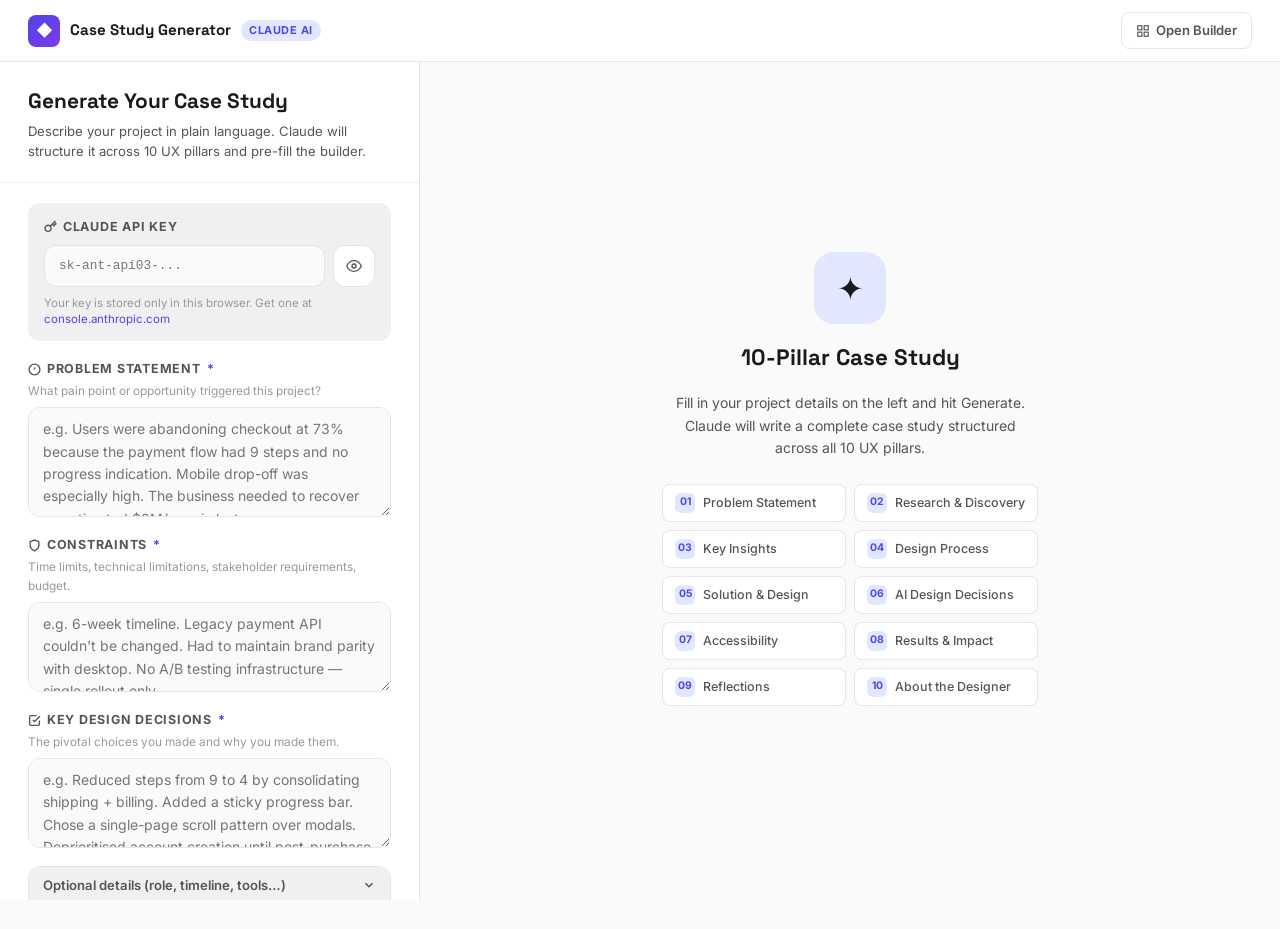
<file: ux-case-study/generator.html>
<!DOCTYPE html>
<html lang="en">
<head>
  <meta charset="UTF-8">
  <meta name="viewport" content="width=device-width, initial-scale=1.0">
  <title>UX Case Study Generator — Powered by Claude</title>
  <link href="https://fonts.googleapis.com/css2?family=Inter:wght@300;400;500;600;700;800;900&family=Space+Grotesk:wght@500;600;700;800&display=swap" rel="stylesheet">
  <style>
    :root {
      --bg: #fafafa; --bg-card: #ffffff; --bg-elevated: #f0f0f3;
      --text: #1a1a1a; --text-2: #555; --text-3: #999;
      --accent: #4f46e5; --accent-light: #e0e7ff; --accent-dark: #3730a3;
      --accent-grad: linear-gradient(135deg, #4f46e5 0%, #7c3aed 100%);
      --green: #059669; --green-light: #d1fae5;
      --amber: #d97706; --amber-light: #fef3c7;
      --border: #e5e5e5; --border-focus: #a5b4fc;
      --radius: 12px; --radius-lg: 20px;
      --shadow-sm: 0 1px 3px rgba(0,0,0,0.06);
      --shadow-md: 0 4px 20px rgba(0,0,0,0.08);
      --shadow-lg: 0 10px 40px rgba(0,0,0,0.12);
      --font: 'Inter', -apple-system, BlinkMacSystemFont, sans-serif;
      --font-display: 'Space Grotesk', var(--font);
    }

    *, *::before, *::after { margin: 0; padding: 0; box-sizing: border-box; }
    html { scroll-behavior: smooth; }
    body {
      font-family: var(--font); background: var(--bg); color: var(--text);
      line-height: 1.6; -webkit-font-smoothing: antialiased;
      min-height: 100vh;
    }

    /* ── Header ── */
    .gen-header {
      position: fixed; top: 0; left: 0; right: 0; z-index: 100;
      display: flex; align-items: center; justify-content: space-between;
      padding: 12px 28px;
      background: rgba(255,255,255,0.92);
      backdrop-filter: blur(16px); -webkit-backdrop-filter: blur(16px);
      border-bottom: 1px solid var(--border);
    }
    .header-left { display: flex; align-items: center; gap: 10px; }
    .header-logo {
      width: 32px; height: 32px; border-radius: 8px;
      background: var(--accent-grad);
      display: flex; align-items: center; justify-content: center;
      color: white; font-size: 1rem; font-weight: 700;
    }
    .header-brand { font-family: var(--font-display); font-weight: 700; font-size: 0.95rem; }
    .header-badge {
      font-size: 0.68rem; font-weight: 700; letter-spacing: 0.05em;
      padding: 2px 8px; border-radius: 100px;
      background: var(--accent-light); color: var(--accent);
      text-transform: uppercase;
    }
    .header-right { display: flex; align-items: center; gap: 8px; }
    .btn-ghost {
      display: inline-flex; align-items: center; gap: 6px;
      padding: 7px 14px; border-radius: 8px; border: 1px solid var(--border);
      background: transparent; font-size: 0.82rem; font-weight: 600;
      color: var(--text-2); cursor: pointer; transition: all 0.15s;
      text-decoration: none;
    }
    .btn-ghost:hover { border-color: var(--accent); color: var(--accent); background: var(--accent-light); }

    /* ── Layout ── */
    .gen-layout {
      display: grid;
      grid-template-columns: 420px 1fr;
      gap: 0;
      min-height: 100vh;
      padding-top: 57px;
    }

    /* ── Input Panel ── */
    .input-panel {
      border-right: 1px solid var(--border);
      background: white;
      display: flex; flex-direction: column;
      height: calc(100vh - 57px);
      overflow-y: auto;
      position: sticky; top: 57px;
    }
    .input-panel::-webkit-scrollbar { width: 4px; }
    .input-panel::-webkit-scrollbar-thumb { background: var(--border); border-radius: 2px; }

    .panel-header {
      padding: 28px 28px 20px;
      border-bottom: 1px solid var(--bg-elevated);
    }
    .panel-title { font-family: var(--font-display); font-size: 1.3rem; font-weight: 800; margin-bottom: 4px; }
    .panel-sub { font-size: 0.82rem; color: var(--text-2); line-height: 1.5; }

    .panel-body { padding: 20px 28px; flex: 1; display: flex; flex-direction: column; gap: 18px; }

    .field-group { display: flex; flex-direction: column; gap: 6px; }
    .field-label {
      font-size: 0.78rem; font-weight: 700; color: var(--text-2);
      text-transform: uppercase; letter-spacing: 0.06em;
      display: flex; align-items: center; gap: 6px;
    }
    .field-label .required { color: var(--accent); }
    .field-hint { font-size: 0.74rem; color: var(--text-3); margin-top: -3px; }

    .field-input, .field-textarea {
      width: 100%; padding: 10px 14px;
      border: 1.5px solid var(--border); border-radius: var(--radius);
      font-family: var(--font); font-size: 0.875rem; color: var(--text);
      background: var(--bg); transition: border-color 0.15s, box-shadow 0.15s;
      outline: none; line-height: 1.6;
    }
    .field-input:focus, .field-textarea:focus {
      border-color: var(--border-focus);
      box-shadow: 0 0 0 3px rgba(79,70,229,0.1);
      background: white;
    }
    .field-textarea { resize: vertical; min-height: 90px; }
    .field-textarea.tall { min-height: 110px; }

    /* API key field */
    .api-key-group {
      background: var(--bg-elevated); border-radius: var(--radius);
      padding: 14px 16px; display: flex; flex-direction: column; gap: 8px;
    }
    .api-key-row { display: flex; gap: 8px; align-items: stretch; }
    .api-key-row .field-input { flex: 1; font-family: monospace; font-size: 0.8rem; }
    .btn-icon {
      padding: 0 12px; border: 1.5px solid var(--border); border-radius: var(--radius);
      background: white; cursor: pointer; color: var(--text-2);
      display: flex; align-items: center; justify-content: center;
      transition: all 0.15s; flex-shrink: 0;
    }
    .btn-icon:hover { border-color: var(--accent); color: var(--accent); }
    .api-note { font-size: 0.72rem; color: var(--text-3); line-height: 1.4; }
    .api-note a { color: var(--accent); text-decoration: none; }
    .api-note a:hover { text-decoration: underline; }

    /* Divider */
    .divider { display: flex; align-items: center; gap: 12px; }
    .divider-line { flex: 1; height: 1px; background: var(--border); }
    .divider-text { font-size: 0.72rem; font-weight: 600; color: var(--text-3); text-transform: uppercase; letter-spacing: 0.08em; white-space: nowrap; }

    /* Optional fields collapsed */
    .optional-section {
      border: 1.5px solid var(--border); border-radius: var(--radius); overflow: hidden;
    }
    .optional-toggle {
      width: 100%; padding: 10px 14px;
      display: flex; align-items: center; justify-content: space-between;
      background: var(--bg-elevated); border: none; cursor: pointer;
      font-family: var(--font); font-size: 0.82rem; font-weight: 600; color: var(--text-2);
      transition: background 0.15s;
    }
    .optional-toggle:hover { background: var(--accent-light); color: var(--accent); }
    .optional-toggle svg { transition: transform 0.2s; }
    .optional-toggle.open svg { transform: rotate(180deg); }
    .optional-body {
      display: none; padding: 14px; background: white;
      display: flex; flex-direction: column; gap: 12px;
    }
    .optional-body.open { display: flex; }
    .optional-grid { display: grid; grid-template-columns: 1fr 1fr; gap: 10px; }

    /* Generate button */
    .panel-footer { padding: 16px 28px 24px; }
    .btn-generate {
      width: 100%; padding: 14px 20px;
      background: var(--accent-grad); color: white;
      border: none; border-radius: var(--radius); cursor: pointer;
      font-family: var(--font-display); font-size: 1rem; font-weight: 700;
      display: flex; align-items: center; justify-content: center; gap: 10px;
      transition: all 0.2s; box-shadow: 0 4px 14px rgba(79,70,229,0.35);
      position: relative; overflow: hidden;
    }
    .btn-generate:hover { transform: translateY(-1px); box-shadow: 0 6px 20px rgba(79,70,229,0.4); }
    .btn-generate:active { transform: translateY(0); }
    .btn-generate:disabled { opacity: 0.6; cursor: not-allowed; transform: none; }
    .btn-generate .btn-shine {
      position: absolute; top: 0; left: -100%; width: 60%; height: 100%;
      background: linear-gradient(90deg, transparent, rgba(255,255,255,0.2), transparent);
      animation: shine 2s infinite 1s;
    }
    @keyframes shine { 0% { left: -100%; } 100% { left: 200%; } }

    /* ── Output Panel ── */
    .output-panel {
      padding: 32px 36px 60px;
      overflow-y: auto;
    }

    /* Empty state */
    .empty-state {
      display: flex; flex-direction: column; align-items: center; justify-content: center;
      min-height: calc(100vh - 120px); text-align: center; gap: 16px;
    }
    .empty-icon {
      width: 72px; height: 72px; border-radius: 20px;
      background: var(--accent-light);
      display: flex; align-items: center; justify-content: center;
      font-size: 2rem;
    }
    .empty-title { font-family: var(--font-display); font-size: 1.4rem; font-weight: 800; }
    .empty-sub { font-size: 0.875rem; color: var(--text-2); max-width: 360px; line-height: 1.6; }
    .pillar-list {
      display: grid; grid-template-columns: 1fr 1fr; gap: 8px;
      margin-top: 8px; text-align: left; max-width: 440px;
    }
    .pillar-item {
      display: flex; align-items: center; gap: 8px;
      padding: 8px 12px; border-radius: 8px;
      background: white; border: 1px solid var(--border);
      font-size: 0.78rem; font-weight: 500; color: var(--text-2);
    }
    .pillar-item .pill-num {
      width: 20px; height: 20px; border-radius: 6px;
      background: var(--accent-light); color: var(--accent);
      font-size: 0.65rem; font-weight: 700;
      display: flex; align-items: center; justify-content: center; flex-shrink: 0;
    }

    /* ── Generating State ── */
    .generating-view { display: none; flex-direction: column; gap: 0; }
    .generating-view.active { display: flex; }

    .gen-header-bar {
      display: flex; align-items: center; justify-content: space-between;
      margin-bottom: 24px;
    }
    .gen-title { font-family: var(--font-display); font-size: 1.3rem; font-weight: 800; }
    .gen-status {
      display: flex; align-items: center; gap: 8px;
      font-size: 0.8rem; font-weight: 600; color: var(--accent);
    }
    .spinner {
      width: 16px; height: 16px; border: 2px solid var(--accent-light);
      border-top-color: var(--accent); border-radius: 50%;
      animation: spin 0.7s linear infinite;
    }
    @keyframes spin { to { transform: rotate(360deg); } }

    .progress-pillars { display: flex; flex-direction: column; gap: 4px; margin-bottom: 28px; }
    .pillar-progress {
      display: flex; align-items: center; gap: 12px;
      padding: 10px 14px; border-radius: 10px;
      background: white; border: 1px solid var(--border);
      transition: all 0.3s; opacity: 0.4;
    }
    .pillar-progress.active { opacity: 1; border-color: var(--border-focus); box-shadow: 0 0 0 2px rgba(79,70,229,0.1); }
    .pillar-progress.done { opacity: 1; background: var(--green-light); border-color: #6ee7b7; }
    .pillar-progress-icon {
      width: 28px; height: 28px; border-radius: 8px; flex-shrink: 0;
      display: flex; align-items: center; justify-content: center; font-size: 0.8rem;
      background: var(--bg-elevated); color: var(--text-3);
      transition: all 0.3s;
    }
    .pillar-progress.active .pillar-progress-icon { background: var(--accent-light); color: var(--accent); }
    .pillar-progress.done .pillar-progress-icon { background: var(--green); color: white; }
    .pillar-progress-label { font-size: 0.82rem; font-weight: 600; color: var(--text-2); flex: 1; }
    .pillar-progress.active .pillar-progress-label { color: var(--accent); }
    .pillar-progress.done .pillar-progress-label { color: var(--green); }
    .pillar-check { color: var(--green); opacity: 0; transition: opacity 0.3s; }
    .pillar-progress.done .pillar-check { opacity: 1; }

    /* Thinking stream */
    .thinking-box {
      background: #0f0f11; border-radius: var(--radius-lg); padding: 16px 20px;
      font-family: 'Monaco', 'Consolas', monospace; font-size: 0.75rem;
      color: #a3e635; line-height: 1.7; max-height: 180px; overflow-y: auto;
      margin-bottom: 20px;
    }
    .thinking-box::-webkit-scrollbar { width: 3px; }
    .thinking-box::-webkit-scrollbar-thumb { background: #333; }
    .thinking-cursor {
      display: inline-block; width: 7px; height: 13px;
      background: #a3e635; margin-left: 2px; vertical-align: middle;
      animation: blink 1s step-end infinite;
    }
    @keyframes blink { 50% { opacity: 0; } }

    /* ── Results State ── */
    .results-view { display: none; flex-direction: column; gap: 0; }
    .results-view.active { display: flex; }

    .results-header {
      display: flex; align-items: flex-start; justify-content: space-between;
      margin-bottom: 28px; gap: 16px; flex-wrap: wrap;
    }
    .results-title-block {}
    .results-main-title { font-family: var(--font-display); font-size: 1.5rem; font-weight: 800; margin-bottom: 4px; }
    .results-sub { font-size: 0.82rem; color: var(--text-2); }
    .results-actions { display: flex; gap: 8px; flex-shrink: 0; }

    .btn-primary {
      display: inline-flex; align-items: center; gap: 8px;
      padding: 10px 20px; border-radius: var(--radius); border: none;
      background: var(--accent-grad); color: white; cursor: pointer;
      font-family: var(--font); font-size: 0.875rem; font-weight: 700;
      transition: all 0.15s; box-shadow: 0 2px 8px rgba(79,70,229,0.3);
      text-decoration: none;
    }
    .btn-primary:hover { transform: translateY(-1px); box-shadow: 0 4px 14px rgba(79,70,229,0.4); }
    .btn-secondary {
      display: inline-flex; align-items: center; gap: 6px;
      padding: 10px 16px; border-radius: var(--radius);
      border: 1.5px solid var(--border); background: white;
      font-family: var(--font); font-size: 0.875rem; font-weight: 600;
      color: var(--text-2); cursor: pointer; transition: all 0.15s;
      text-decoration: none;
    }
    .btn-secondary:hover { border-color: var(--accent); color: var(--accent); }

    /* Pillar cards */
    .pillars-grid { display: flex; flex-direction: column; gap: 12px; }
    .pillar-card {
      background: white; border: 1px solid var(--border); border-radius: var(--radius-lg);
      overflow: hidden;
      transform: translateY(12px); opacity: 0;
      animation: cardIn 0.4s cubic-bezier(0.16,1,0.3,1) forwards;
    }
    @keyframes cardIn {
      to { transform: translateY(0); opacity: 1; }
    }
    .pillar-card-header {
      display: flex; align-items: center; gap: 12px;
      padding: 14px 18px; background: var(--bg-elevated);
      border-bottom: 1px solid var(--border);
    }
    .pillar-card-num {
      width: 28px; height: 28px; border-radius: 8px; flex-shrink: 0;
      background: var(--accent-grad); color: white;
      font-size: 0.65rem; font-weight: 800;
      display: flex; align-items: center; justify-content: center;
    }
    .pillar-card-name { font-weight: 700; font-size: 0.875rem; flex: 1; }
    .pillar-card-body { padding: 16px 18px; }
    .pillar-preview { font-size: 0.82rem; color: var(--text-2); line-height: 1.6; }
    .pillar-preview p { margin-bottom: 6px; }
    .pillar-preview p:last-child { margin-bottom: 0; }
    .pillar-preview strong { color: var(--text); }
    .pillar-chips { display: flex; flex-wrap: wrap; gap: 6px; margin-top: 10px; }
    .chip {
      padding: 4px 10px; border-radius: 100px;
      background: var(--accent-light); color: var(--accent);
      font-size: 0.72rem; font-weight: 600;
    }
    .chip.green { background: var(--green-light); color: var(--green); }
    .chip.amber { background: var(--amber-light); color: var(--amber); }
    .metric-row {
      display: flex; gap: 8px; flex-wrap: wrap; margin-top: 10px;
    }
    .metric-chip {
      display: flex; align-items: center; gap: 6px; padding: 6px 12px;
      border-radius: var(--radius); background: var(--bg-elevated); font-size: 0.78rem;
    }
    .metric-before { color: var(--text-3); text-decoration: line-through; }
    .metric-arrow { color: var(--green); font-weight: 700; }
    .metric-after { color: var(--green); font-weight: 700; }
    .metric-label { color: var(--text-2); margin-left: 2px; }

    .error-banner {
      display: none; padding: 14px 18px; border-radius: var(--radius);
      background: #fee2e2; border: 1px solid #fca5a5; color: #991b1b;
      font-size: 0.82rem; line-height: 1.5; margin-bottom: 20px;
    }
    .error-banner.show { display: block; }

    /* Responsive */
    @media (max-width: 900px) {
      .gen-layout { grid-template-columns: 1fr; }
      .input-panel { height: auto; position: static; border-right: none; border-bottom: 1px solid var(--border); }
      .output-panel { padding: 24px 20px 60px; }
      .pillar-list { grid-template-columns: 1fr; }
    }
    @media (max-width: 600px) {
      .gen-header { padding: 10px 16px; }
      .header-badge { display: none; }
      .panel-body { padding: 16px 20px; }
      .panel-footer { padding: 12px 20px 20px; }
    }
  </style>
</head>
<body>

<!-- ── Header ── -->
<header class="gen-header">
  <div class="header-left">
    <div class="header-logo">◆</div>
    <span class="header-brand">Case Study Generator</span>
    <span class="header-badge">Claude AI</span>
  </div>
  <div class="header-right">
    <a href="index.html" class="btn-ghost">
      <svg width="14" height="14" viewBox="0 0 24 24" fill="none" stroke="currentColor" stroke-width="2"><rect x="3" y="3" width="7" height="7"/><rect x="14" y="3" width="7" height="7"/><rect x="14" y="14" width="7" height="7"/><rect x="3" y="14" width="7" height="7"/></svg>
      Open Builder
    </a>
  </div>
</header>

<!-- ── Main Layout ── -->
<div class="gen-layout">

  <!-- ── Left: Input Panel ── -->
  <aside class="input-panel">
    <div class="panel-header">
      <h1 class="panel-title">Generate Your Case Study</h1>
      <p class="panel-sub">Describe your project in plain language. Claude will structure it across 10 UX pillars and pre-fill the builder.</p>
    </div>

    <div class="panel-body">

      <!-- API Key -->
      <div class="api-key-group">
        <div class="field-label">
          <svg width="13" height="13" viewBox="0 0 24 24" fill="none" stroke="currentColor" stroke-width="2.5"><path d="M21 2l-2 2m-7.61 7.61a5.5 5.5 0 11-7.778 7.778 5.5 5.5 0 017.777-7.777zm0 0L15.5 7.5m0 0l3 3L22 7l-3-3m-3.5 3.5L19 4"/></svg>
          Claude API Key
        </div>
        <div class="api-key-row">
          <input type="password" id="apiKey" class="field-input" placeholder="sk-ant-api03-..." autocomplete="off">
          <button class="btn-icon" onclick="toggleApiKeyVisibility()" title="Show/hide key" id="apiKeyToggle">
            <svg id="eyeIcon" width="16" height="16" viewBox="0 0 24 24" fill="none" stroke="currentColor" stroke-width="2"><path d="M1 12s4-8 11-8 11 8 11 8-4 8-11 8-11-8-11-8z"/><circle cx="12" cy="12" r="3"/></svg>
          </button>
        </div>
        <p class="api-note">Your key is stored only in this browser. Get one at <a href="https://console.anthropic.com" target="_blank" rel="noopener">console.anthropic.com</a></p>
      </div>

      <!-- Problem -->
      <div class="field-group">
        <label class="field-label" for="problem">
          <svg width="13" height="13" viewBox="0 0 24 24" fill="none" stroke="currentColor" stroke-width="2.5"><circle cx="12" cy="12" r="10"/><line x1="12" y1="8" x2="12" y2="12"/><line x1="12" y1="16" x2="12.01" y2="16"/></svg>
          Problem Statement <span class="required">*</span>
        </label>
        <p class="field-hint">What pain point or opportunity triggered this project?</p>
        <textarea id="problem" class="field-textarea tall" placeholder="e.g. Users were abandoning checkout at 73% because the payment flow had 9 steps and no progress indication. Mobile drop-off was especially high. The business needed to recover an estimated $2M/year in lost revenue."></textarea>
      </div>

      <!-- Constraints -->
      <div class="field-group">
        <label class="field-label" for="constraints">
          <svg width="13" height="13" viewBox="0 0 24 24" fill="none" stroke="currentColor" stroke-width="2.5"><path d="M12 22s8-4 8-10V5l-8-3-8 3v7c0 6 8 10 8 10z"/></svg>
          Constraints <span class="required">*</span>
        </label>
        <p class="field-hint">Time limits, technical limitations, stakeholder requirements, budget.</p>
        <textarea id="constraints" class="field-textarea" placeholder="e.g. 6-week timeline. Legacy payment API couldn't be changed. Had to maintain brand parity with desktop. No A/B testing infrastructure — single rollout only."></textarea>
      </div>

      <!-- Decisions -->
      <div class="field-group">
        <label class="field-label" for="decisions">
          <svg width="13" height="13" viewBox="0 0 24 24" fill="none" stroke="currentColor" stroke-width="2.5"><polyline points="9 11 12 14 22 4"/><path d="M21 12v7a2 2 0 01-2 2H5a2 2 0 01-2-2V5a2 2 0 012-2h11"/></svg>
          Key Design Decisions <span class="required">*</span>
        </label>
        <p class="field-hint">The pivotal choices you made and why you made them.</p>
        <textarea id="decisions" class="field-textarea" placeholder="e.g. Reduced steps from 9 to 4 by consolidating shipping + billing. Added a sticky progress bar. Chose a single-page scroll pattern over modals. Deprioritised account creation until post-purchase."></textarea>
      </div>

      <!-- Optional fields -->
      <div class="optional-section">
        <button class="optional-toggle" id="optionalToggle" onclick="toggleOptional()">
          <span>Optional details (role, timeline, tools…)</span>
          <svg width="14" height="14" viewBox="0 0 24 24" fill="none" stroke="currentColor" stroke-width="2.5"><polyline points="6 9 12 15 18 9"/></svg>
        </button>
        <div class="optional-body" id="optionalBody">
          <div class="optional-grid">
            <div class="field-group">
              <label class="field-label" for="role">Your Role</label>
              <input type="text" id="role" class="field-input" placeholder="Lead Product Designer">
            </div>
            <div class="field-group">
              <label class="field-label" for="timeline">Timeline</label>
              <input type="text" id="timeline" class="field-input" placeholder="6 weeks">
            </div>
            <div class="field-group">
              <label class="field-label" for="team">Team</label>
              <input type="text" id="team" class="field-input" placeholder="2 designers, 4 engineers">
            </div>
            <div class="field-group">
              <label class="field-label" for="tools">Tools</label>
              <input type="text" id="tools" class="field-input" placeholder="Figma, Maze, FullStory">
            </div>
          </div>
          <div class="field-group">
            <label class="field-label" for="context">Additional Context</label>
            <textarea id="context" class="field-textarea" placeholder="Industry, company size, target users, existing outcomes — anything that adds colour."></textarea>
          </div>
        </div>
      </div>

    </div><!-- /panel-body -->

    <div class="panel-footer">
      <div class="error-banner" id="errorBanner"></div>
      <button class="btn-generate" id="generateBtn" onclick="generate()">
        <div class="btn-shine"></div>
        <svg width="18" height="18" viewBox="0 0 24 24" fill="none" stroke="currentColor" stroke-width="2"><polygon points="13 2 3 14 12 14 11 22 21 10 12 10 13 2"/></svg>
        Generate Case Study
      </button>
    </div>
  </aside>

  <!-- ── Right: Output Panel ── -->
  <section class="output-panel" id="outputPanel">

    <!-- Empty state -->
    <div class="empty-state" id="emptyState">
      <div class="empty-icon">✦</div>
      <h2 class="empty-title">10-Pillar Case Study</h2>
      <p class="empty-sub">Fill in your project details on the left and hit Generate. Claude will write a complete case study structured across all 10 UX pillars.</p>
      <div class="pillar-list">
        <div class="pillar-item"><span class="pill-num">01</span> Problem Statement</div>
        <div class="pillar-item"><span class="pill-num">02</span> Research & Discovery</div>
        <div class="pillar-item"><span class="pill-num">03</span> Key Insights</div>
        <div class="pillar-item"><span class="pill-num">04</span> Design Process</div>
        <div class="pillar-item"><span class="pill-num">05</span> Solution & Design</div>
        <div class="pillar-item"><span class="pill-num">06</span> AI Design Decisions</div>
        <div class="pillar-item"><span class="pill-num">07</span> Accessibility</div>
        <div class="pillar-item"><span class="pill-num">08</span> Results & Impact</div>
        <div class="pillar-item"><span class="pill-num">09</span> Reflections</div>
        <div class="pillar-item"><span class="pill-num">10</span> About the Designer</div>
      </div>
    </div>

    <!-- Generating state -->
    <div class="generating-view" id="generatingView">
      <div class="gen-header-bar">
        <h2 class="gen-title">Generating your case study…</h2>
        <div class="gen-status">
          <div class="spinner"></div>
          <span id="genStatusText">Thinking</span>
        </div>
      </div>

      <div class="thinking-box" id="thinkingBox">
        <span id="thinkingText"></span><span class="thinking-cursor"></span>
      </div>

      <div class="progress-pillars" id="progressPillars"></div>
    </div>

    <!-- Results state -->
    <div class="results-view" id="resultsView">
      <div class="results-header">
        <div class="results-title-block">
          <h2 class="results-main-title" id="resultsCaseTitle">Your Case Study</h2>
          <p class="results-sub" id="resultsSub">Generated · Ready to open in the Builder</p>
        </div>
        <div class="results-actions">
          <button class="btn-secondary" onclick="regenerate()">
            <svg width="14" height="14" viewBox="0 0 24 24" fill="none" stroke="currentColor" stroke-width="2.5"><polyline points="1 4 1 10 7 10"/><path d="M3.51 15a9 9 0 102.13-9.36L1 10"/></svg>
            Regenerate
          </button>
          <button class="btn-primary" onclick="openInBuilder()">
            Open in Builder
            <svg width="14" height="14" viewBox="0 0 24 24" fill="none" stroke="currentColor" stroke-width="2.5"><line x1="5" y1="12" x2="19" y2="12"/><polyline points="12 5 19 12 12 19"/></svg>
          </button>
        </div>
      </div>
      <div class="pillars-grid" id="pillarsGrid"></div>
    </div>

  </section>
</div>

<script src="generator.js"></script>
</body>
</html>
</file>
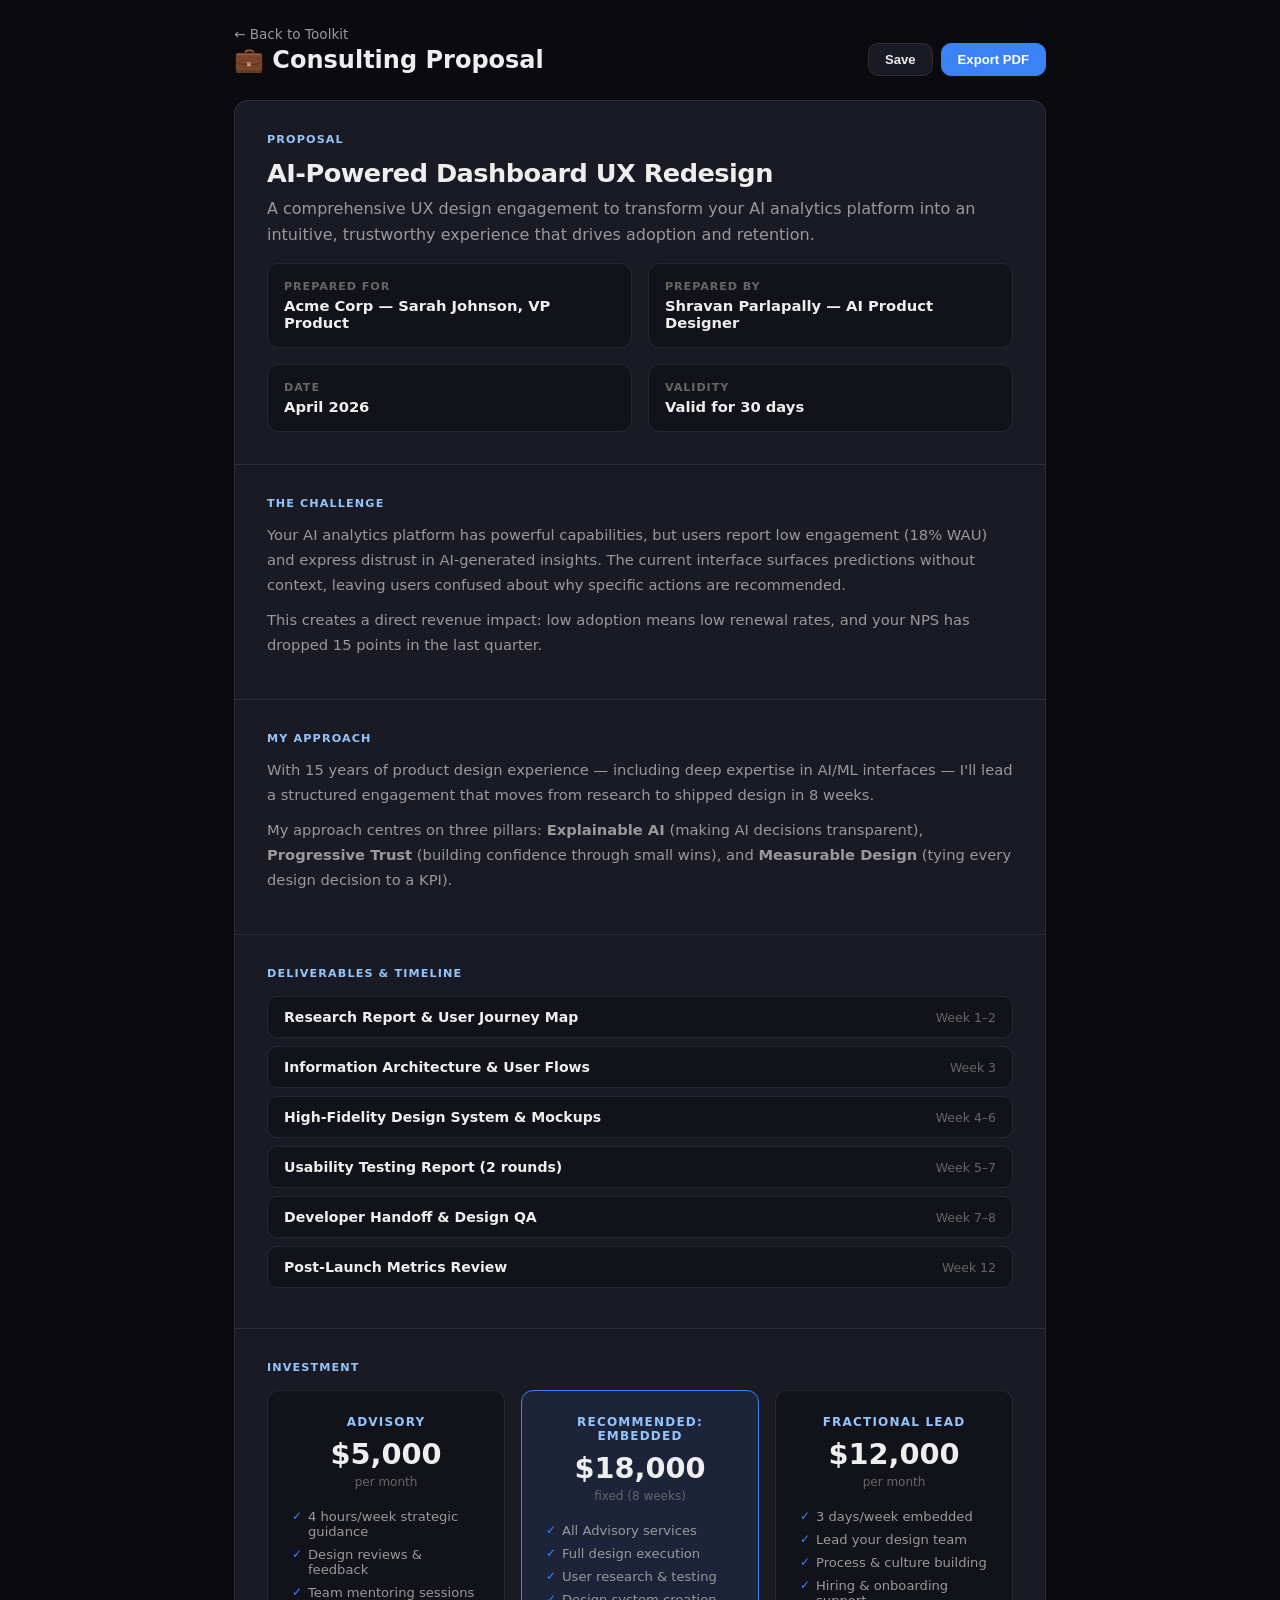
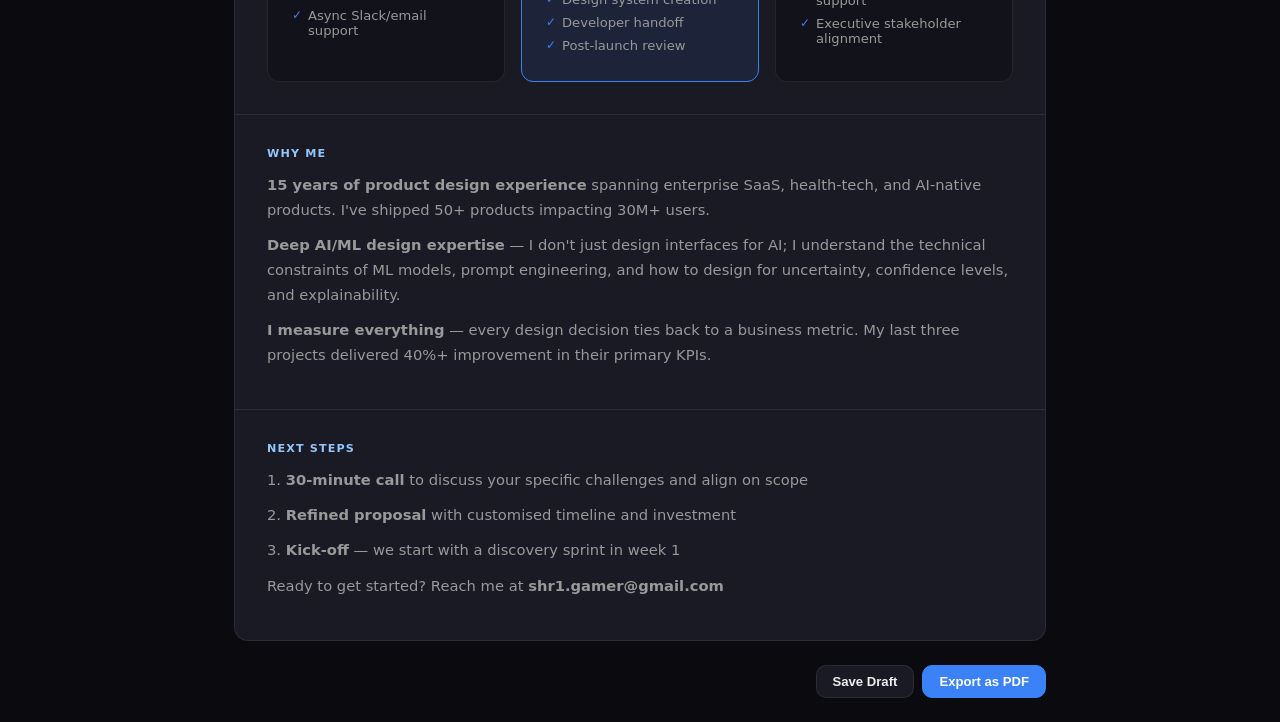
<file: ux-toolkit/consulting-proposal.html>
<!DOCTYPE html>
<html lang="en">
<head>
<meta charset="UTF-8">
<meta name="viewport" content="width=device-width, initial-scale=1.0">
<title>UX Consulting Proposal Generator</title>
<style>
:root{--bg:#0a0a0f;--bg2:#12121a;--card:#1a1a25;--border:rgba(255,255,255,0.08);--border2:rgba(255,255,255,0.14);--text:#eee;--text2:#999;--text3:#666;--accent:#3b82f6;--accent2:#93c5fd;--accent-bg:rgba(59,130,246,0.1);--font:'Segoe UI',system-ui,sans-serif;--radius:14px}
*{margin:0;padding:0;box-sizing:border-box}
body{font-family:var(--font);background:var(--bg);color:var(--text);min-height:100vh}
.app{max-width:860px;margin:0 auto;padding:24px}
a.back{color:var(--text2);text-decoration:none;font-size:0.85rem}
.header{display:flex;align-items:center;justify-content:space-between;margin-bottom:24px;flex-wrap:wrap;gap:12px}
.header h1{font-size:1.5rem;font-weight:800}
.btn{padding:8px 16px;border-radius:10px;border:1px solid var(--border);background:var(--card);color:var(--text);font-size:0.82rem;font-weight:600;cursor:pointer;transition:all 0.15s;display:inline-flex;align-items:center;gap:6px}
.btn:hover{border-color:var(--border2)}
.btn-primary{background:var(--accent);border-color:var(--accent);color:#fff}

.proposal{background:var(--card);border:1px solid var(--border);border-radius:var(--radius);overflow:hidden}
.prop-section{padding:32px;border-bottom:1px solid var(--border)}
.prop-section:last-child{border-bottom:none}
.prop-label{font-size:0.7rem;font-weight:700;color:var(--accent2);text-transform:uppercase;letter-spacing:0.1em;margin-bottom:12px}

.editable{outline:none;border-radius:4px;transition:background 0.2s}
.editable:hover{background:rgba(59,130,246,0.04)}
.editable:focus{background:rgba(59,130,246,0.06);box-shadow:0 0 0 2px rgba(59,130,246,0.3)}
.editable[data-ph]:empty::before{content:attr(data-ph);color:var(--text3);font-style:italic}

.prop-title{font-size:1.6rem;font-weight:900;letter-spacing:-0.02em;margin-bottom:8px}
.prop-subtitle{font-size:1rem;color:var(--text2);line-height:1.6}
.prop-body{font-size:0.92rem;color:var(--text2);line-height:1.7}
.prop-body p{margin-bottom:10px}

.meta-grid{display:grid;grid-template-columns:repeat(2,1fr);gap:16px;margin-top:16px}
.meta-item{padding:16px;border-radius:12px;background:var(--bg2);border:1px solid var(--border)}
.meta-item label{display:block;font-size:0.7rem;font-weight:700;color:var(--text3);text-transform:uppercase;letter-spacing:0.08em;margin-bottom:4px}
.meta-item .val{font-size:0.92rem;font-weight:600}

/* Tiers */
.tiers{display:grid;grid-template-columns:repeat(3,1fr);gap:16px;margin-top:16px}
.tier{padding:24px;border-radius:12px;background:var(--bg2);border:1px solid var(--border);text-align:center;transition:all 0.2s}
.tier:hover{border-color:var(--accent);box-shadow:0 8px 30px rgba(0,0,0,0.3)}
.tier.featured{border-color:var(--accent);background:var(--accent-bg)}
.tier-name{font-size:0.75rem;font-weight:700;color:var(--accent2);text-transform:uppercase;letter-spacing:0.1em;margin-bottom:8px}
.tier-price{font-size:1.8rem;font-weight:900;margin-bottom:4px}
.tier-unit{font-size:0.75rem;color:var(--text3);margin-bottom:16px}
.tier-features{text-align:left;font-size:0.82rem;color:var(--text2);list-style:none}
.tier-features li{padding:4px 0;padding-left:16px;position:relative}
.tier-features li::before{content:'✓';position:absolute;left:0;color:var(--accent);font-size:0.75rem;font-weight:700}

/* Deliverables */
.deliverables{margin-top:16px}
.deliv-item{padding:12px 16px;border-radius:10px;background:var(--bg2);border:1px solid var(--border);margin-bottom:8px;display:flex;justify-content:space-between;align-items:center}
.deliv-item .name{font-size:0.88rem;font-weight:600}
.deliv-item .timeline{font-size:0.78rem;color:var(--text3)}

.actions-bar{display:flex;gap:8px;justify-content:flex-end;margin-top:24px}

@media print{
  body{background:white;color:#1a1a1a}
  .prop-section{border-color:#e5e5e5}
  .editable:hover,.editable:focus{background:none;box-shadow:none}
  .back,.actions-bar,.header{display:none!important}
  .proposal{border:none;box-shadow:none}
  .meta-item,.tier,.deliv-item{background:#f8f8f8;border-color:#ddd}
  .prop-label,.tier-name{color:var(--accent)}
}
@media(max-width:640px){.tiers,.meta-grid{grid-template-columns:1fr}}
</style>
</head>
<body>
<div class="app">
  <a href="index.html" class="back">← Back to Toolkit</a>
  <div class="header">
    <h1>💼 Consulting Proposal</h1>
    <div style="display:flex;gap:8px">
      <button class="btn" onclick="saveProp()">Save</button>
      <button class="btn btn-primary" onclick="window.print()">Export PDF</button>
    </div>
  </div>

  <div class="proposal" id="proposal">

    <div class="prop-section">
      <div class="prop-label">Proposal</div>
      <div class="prop-title editable" contenteditable="true" data-ph="Project Title">AI-Powered Dashboard UX Redesign</div>
      <div class="prop-subtitle editable" contenteditable="true" data-ph="Brief description">A comprehensive UX design engagement to transform your AI analytics platform into an intuitive, trustworthy experience that drives adoption and retention.</div>
      <div class="meta-grid">
        <div class="meta-item"><label>Prepared For</label><div class="val editable" contenteditable="true" data-ph="Client Name">Acme Corp — Sarah Johnson, VP Product</div></div>
        <div class="meta-item"><label>Prepared By</label><div class="val editable" contenteditable="true" data-ph="Your Name">Shravan Parlapally — AI Product Designer</div></div>
        <div class="meta-item"><label>Date</label><div class="val editable" contenteditable="true" data-ph="Date">April 2026</div></div>
        <div class="meta-item"><label>Validity</label><div class="val editable" contenteditable="true" data-ph="30 days">Valid for 30 days</div></div>
      </div>
    </div>

    <div class="prop-section">
      <div class="prop-label">The Challenge</div>
      <div class="prop-body editable" contenteditable="true" data-ph="Describe the client's problem...">
        <p>Your AI analytics platform has powerful capabilities, but users report low engagement (18% WAU) and express distrust in AI-generated insights. The current interface surfaces predictions without context, leaving users confused about why specific actions are recommended.</p>
        <p>This creates a direct revenue impact: low adoption means low renewal rates, and your NPS has dropped 15 points in the last quarter.</p>
      </div>
    </div>

    <div class="prop-section">
      <div class="prop-label">My Approach</div>
      <div class="prop-body editable" contenteditable="true" data-ph="Describe your approach...">
        <p>With 15 years of product design experience — including deep expertise in AI/ML interfaces — I'll lead a structured engagement that moves from research to shipped design in 8 weeks.</p>
        <p>My approach centres on three pillars: <strong>Explainable AI</strong> (making AI decisions transparent), <strong>Progressive Trust</strong> (building confidence through small wins), and <strong>Measurable Design</strong> (tying every design decision to a KPI).</p>
      </div>
    </div>

    <div class="prop-section">
      <div class="prop-label">Deliverables & Timeline</div>
      <div class="deliverables">
        <div class="deliv-item"><span class="name editable" contenteditable="true">Research Report & User Journey Map</span><span class="timeline editable" contenteditable="true">Week 1–2</span></div>
        <div class="deliv-item"><span class="name editable" contenteditable="true">Information Architecture & User Flows</span><span class="timeline editable" contenteditable="true">Week 3</span></div>
        <div class="deliv-item"><span class="name editable" contenteditable="true">High-Fidelity Design System & Mockups</span><span class="timeline editable" contenteditable="true">Week 4–6</span></div>
        <div class="deliv-item"><span class="name editable" contenteditable="true">Usability Testing Report (2 rounds)</span><span class="timeline editable" contenteditable="true">Week 5–7</span></div>
        <div class="deliv-item"><span class="name editable" contenteditable="true">Developer Handoff & Design QA</span><span class="timeline editable" contenteditable="true">Week 7–8</span></div>
        <div class="deliv-item"><span class="name editable" contenteditable="true">Post-Launch Metrics Review</span><span class="timeline editable" contenteditable="true">Week 12</span></div>
      </div>
    </div>

    <div class="prop-section">
      <div class="prop-label">Investment</div>
      <div class="tiers">
        <div class="tier">
          <div class="tier-name">Advisory</div>
          <div class="tier-price editable" contenteditable="true">$5,000</div>
          <div class="tier-unit editable" contenteditable="true">per month</div>
          <ul class="tier-features">
            <li>4 hours/week strategic guidance</li>
            <li>Design reviews & feedback</li>
            <li>Team mentoring sessions</li>
            <li>Async Slack/email support</li>
          </ul>
        </div>
        <div class="tier featured">
          <div class="tier-name">Recommended: Embedded</div>
          <div class="tier-price editable" contenteditable="true">$18,000</div>
          <div class="tier-unit editable" contenteditable="true">fixed (8 weeks)</div>
          <ul class="tier-features">
            <li>All Advisory services</li>
            <li>Full design execution</li>
            <li>User research & testing</li>
            <li>Design system creation</li>
            <li>Developer handoff</li>
            <li>Post-launch review</li>
          </ul>
        </div>
        <div class="tier">
          <div class="tier-name">Fractional Lead</div>
          <div class="tier-price editable" contenteditable="true">$12,000</div>
          <div class="tier-unit editable" contenteditable="true">per month</div>
          <ul class="tier-features">
            <li>3 days/week embedded</li>
            <li>Lead your design team</li>
            <li>Process & culture building</li>
            <li>Hiring & onboarding support</li>
            <li>Executive stakeholder alignment</li>
          </ul>
        </div>
      </div>
    </div>

    <div class="prop-section">
      <div class="prop-label">Why Me</div>
      <div class="prop-body editable" contenteditable="true" data-ph="Why you're the right person...">
        <p><strong>15 years of product design experience</strong> spanning enterprise SaaS, health-tech, and AI-native products. I've shipped 50+ products impacting 30M+ users.</p>
        <p><strong>Deep AI/ML design expertise</strong> — I don't just design interfaces for AI; I understand the technical constraints of ML models, prompt engineering, and how to design for uncertainty, confidence levels, and explainability.</p>
        <p><strong>I measure everything</strong> — every design decision ties back to a business metric. My last three projects delivered 40%+ improvement in their primary KPIs.</p>
      </div>
    </div>

    <div class="prop-section">
      <div class="prop-label">Next Steps</div>
      <div class="prop-body editable" contenteditable="true" data-ph="How to proceed...">
        <p>1. <strong>30-minute call</strong> to discuss your specific challenges and align on scope</p>
        <p>2. <strong>Refined proposal</strong> with customised timeline and investment</p>
        <p>3. <strong>Kick-off</strong> — we start with a discovery sprint in week 1</p>
        <p>Ready to get started? Reach me at <strong>shr1.gamer@gmail.com</strong></p>
      </div>
    </div>

  </div>

  <div class="actions-bar">
    <button class="btn" onclick="saveProp()">Save Draft</button>
    <button class="btn btn-primary" onclick="window.print()">Export as PDF</button>
  </div>
</div>

<script>
const KEY='ux-consulting-proposal';

// Save
function saveProp(){
  const data={};
  document.querySelectorAll('.editable').forEach((el,i)=>{data['f'+i]=el.innerHTML});
  localStorage.setItem(KEY,JSON.stringify(data));
  alert('Proposal saved!');
}

// Load
const saved=localStorage.getItem(KEY);
if(saved){
  try{
    const data=JSON.parse(saved);
    document.querySelectorAll('.editable').forEach((el,i)=>{if(data['f'+i])el.innerHTML=data['f'+i]});
  }catch(e){}
}

// Autosave
let timer;
document.addEventListener('input',e=>{
  if(e.target.classList.contains('editable')){
    clearTimeout(timer);
    timer=setTimeout(()=>{
      const data={};
      document.querySelectorAll('.editable').forEach((el,i)=>{data['f'+i]=el.innerHTML});
      localStorage.setItem(KEY,JSON.stringify(data));
    },2000);
  }
});
</script>
</body>
</html>
</file>
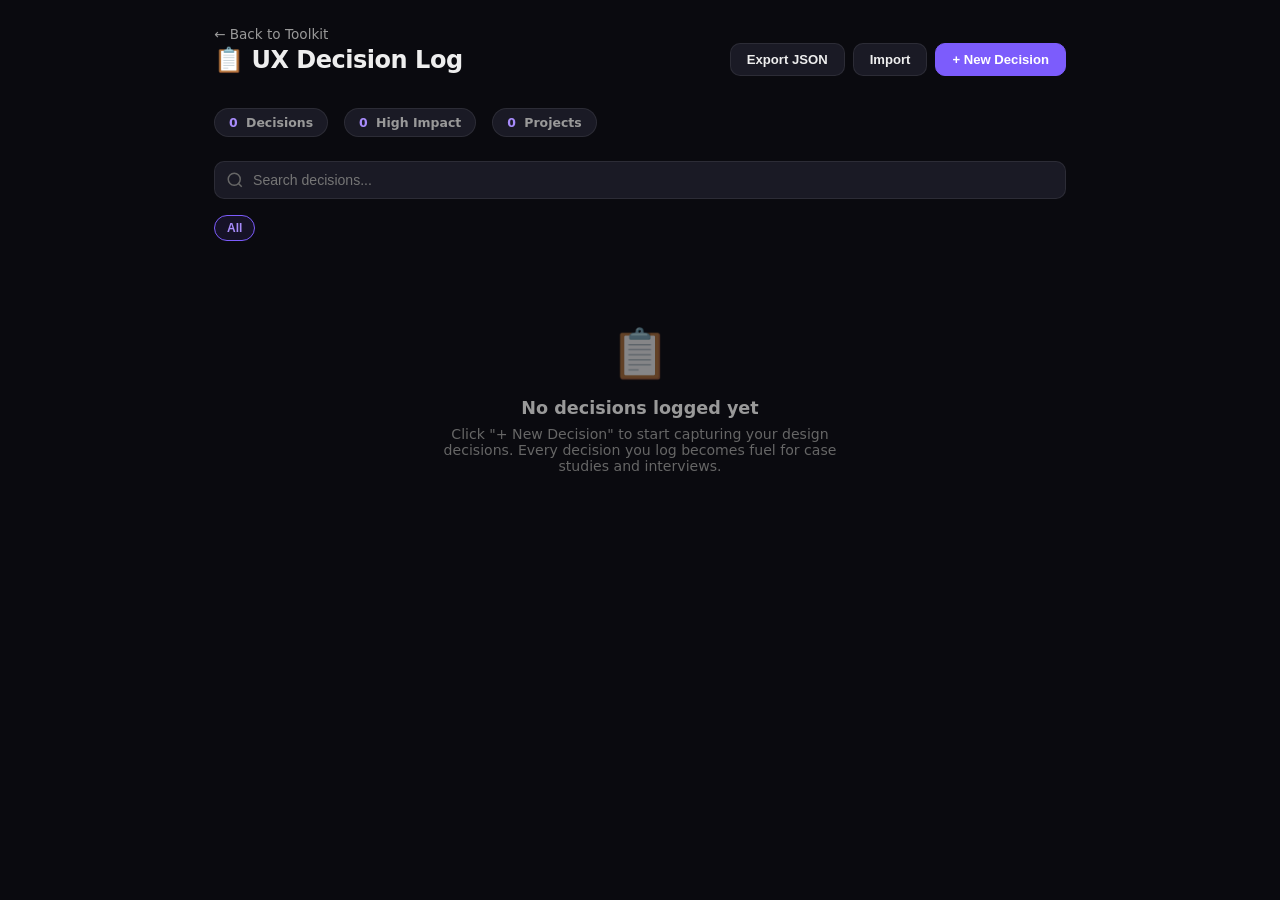
<file: ux-toolkit/decision-log.html>
<!DOCTYPE html>
<html lang="en">
<head>
<meta charset="UTF-8">
<meta name="viewport" content="width=device-width, initial-scale=1.0">
<title>UX Decision Log</title>
<style>
:root{--bg:#0a0a0f;--bg2:#12121a;--card:#1a1a25;--border:rgba(255,255,255,0.08);--border2:rgba(255,255,255,0.14);--text:#eee;--text2:#999;--text3:#666;--accent:#7c5cfc;--accent2:#a78bfa;--accent-bg:rgba(124,92,252,0.1);--green:#10b981;--green-bg:rgba(16,185,129,0.1);--red:#ef4444;--font:'Segoe UI',system-ui,sans-serif;--radius:14px}
*{margin:0;padding:0;box-sizing:border-box}
body{font-family:var(--font);background:var(--bg);color:var(--text);min-height:100vh}

.app{max-width:900px;margin:0 auto;padding:24px}

/* Header */
.header{display:flex;align-items:center;justify-content:space-between;margin-bottom:32px;flex-wrap:wrap;gap:12px}
.header h1{font-size:1.5rem;font-weight:800;letter-spacing:-0.02em}
.header-actions{display:flex;gap:8px;flex-wrap:wrap}
.btn{padding:8px 16px;border-radius:10px;border:1px solid var(--border);background:var(--card);color:var(--text);font-size:0.82rem;font-weight:600;cursor:pointer;transition:all 0.15s;display:inline-flex;align-items:center;gap:6px}
.btn:hover{border-color:var(--border2);background:var(--bg2)}
.btn-primary{background:var(--accent);border-color:var(--accent);color:#fff}
.btn-primary:hover{background:#6d4de6}
.btn-sm{padding:5px 10px;font-size:0.75rem}
.btn-danger{border-color:rgba(239,68,68,0.3);color:var(--red)}
.btn-danger:hover{background:rgba(239,68,68,0.1)}
a.back{color:var(--text2);text-decoration:none;font-size:0.85rem}
a.back:hover{color:var(--accent2)}

/* Stats bar */
.stats{display:flex;gap:16px;margin-bottom:24px;flex-wrap:wrap}
.stat-chip{padding:6px 14px;border-radius:100px;background:var(--card);border:1px solid var(--border);font-size:0.78rem;color:var(--text2);font-weight:600}
.stat-chip strong{color:var(--accent2);margin-right:4px}

/* Filters */
.filters{display:flex;gap:8px;margin-bottom:24px;flex-wrap:wrap}
.filter-btn{padding:5px 12px;border-radius:100px;border:1px solid var(--border);background:transparent;color:var(--text2);font-size:0.75rem;font-weight:600;cursor:pointer;transition:all 0.15s}
.filter-btn:hover,.filter-btn.active{border-color:var(--accent);color:var(--accent2);background:var(--accent-bg)}

/* New Entry Form */
.form-overlay{display:none;position:fixed;inset:0;background:rgba(0,0,0,0.7);z-index:100;align-items:center;justify-content:center;padding:20px;backdrop-filter:blur(6px)}
.form-overlay.open{display:flex}
.form-card{background:var(--bg2);border:1px solid var(--border2);border-radius:var(--radius);padding:32px;width:100%;max-width:650px;max-height:90vh;overflow-y:auto}
.form-card h2{font-size:1.2rem;font-weight:800;margin-bottom:20px}
.form-group{margin-bottom:16px}
.form-group label{display:block;font-size:0.78rem;font-weight:700;color:var(--text2);margin-bottom:6px;text-transform:uppercase;letter-spacing:0.06em}
.form-group input,.form-group textarea,.form-group select{width:100%;padding:10px 14px;border-radius:10px;border:1px solid var(--border);background:var(--card);color:var(--text);font-family:inherit;font-size:0.88rem;outline:none;transition:border 0.2s}
.form-group input:focus,.form-group textarea:focus,.form-group select:focus{border-color:var(--accent)}
.form-group textarea{min-height:80px;resize:vertical;line-height:1.6}
.form-group select{cursor:pointer}
.form-row{display:grid;grid-template-columns:1fr 1fr;gap:12px}
.form-actions{display:flex;gap:8px;justify-content:flex-end;margin-top:20px}
.tag-input{display:flex;flex-wrap:wrap;gap:6px;padding:8px;border-radius:10px;border:1px solid var(--border);background:var(--card);min-height:42px;cursor:text}
.tag-input .tag{padding:3px 10px;border-radius:100px;background:var(--accent-bg);color:var(--accent2);font-size:0.75rem;font-weight:600;display:flex;align-items:center;gap:4px}
.tag-input .tag .remove{cursor:pointer;opacity:0.6;font-size:0.85rem}
.tag-input .tag .remove:hover{opacity:1}
.tag-input input{border:none;background:none;color:var(--text);outline:none;font-size:0.82rem;flex:1;min-width:80px}

/* Decision Cards */
.entries{display:flex;flex-direction:column;gap:14px}
.entry-card{background:var(--card);border:1px solid var(--border);border-radius:var(--radius);padding:24px;transition:all 0.25s;position:relative}
.entry-card:hover{border-color:var(--border2);box-shadow:0 8px 30px rgba(0,0,0,0.3)}
.entry-header{display:flex;justify-content:space-between;align-items:flex-start;margin-bottom:12px;gap:12px}
.entry-title{font-size:1.05rem;font-weight:700;letter-spacing:-0.01em;flex:1}
.entry-date{font-size:0.72rem;color:var(--text3);white-space:nowrap}
.entry-meta{display:flex;gap:6px;flex-wrap:wrap;margin-bottom:14px}
.entry-tag{padding:3px 10px;border-radius:100px;font-size:0.7rem;font-weight:600}
.entry-tag.competency{background:var(--accent-bg);color:var(--accent2)}
.entry-tag.impact-high{background:var(--green-bg);color:var(--green)}
.entry-tag.impact-medium{background:rgba(245,158,11,0.1);color:#f59e0b}
.entry-tag.impact-low{background:rgba(100,100,100,0.1);color:#888}
.entry-tag.project{background:rgba(59,130,246,0.1);color:#60a5fa}

.entry-section{margin-bottom:12px}
.entry-section-label{font-size:0.7rem;font-weight:700;color:var(--text3);text-transform:uppercase;letter-spacing:0.08em;margin-bottom:4px}
.entry-section p{font-size:0.88rem;color:var(--text2);line-height:1.65}

.entry-actions{display:flex;gap:6px;position:absolute;top:16px;right:16px;opacity:0;transition:opacity 0.2s}
.entry-card:hover .entry-actions{opacity:1}

.empty-state{text-align:center;padding:60px 20px;color:var(--text3)}
.empty-state .icon{font-size:3rem;margin-bottom:16px;opacity:0.5}
.empty-state h3{font-size:1.1rem;font-weight:700;color:var(--text2);margin-bottom:8px}
.empty-state p{font-size:0.88rem;max-width:400px;margin:0 auto}

/* Search */
.search-bar{position:relative;margin-bottom:16px}
.search-bar input{width:100%;padding:10px 14px 10px 38px;border-radius:10px;border:1px solid var(--border);background:var(--card);color:var(--text);font-size:0.88rem;outline:none}
.search-bar input:focus{border-color:var(--accent)}
.search-bar svg{position:absolute;left:12px;top:50%;transform:translateY(-50%);color:var(--text3)}
</style>
</head>
<body>
<div class="app">
  <a href="index.html" class="back">← Back to Toolkit</a>
  <div class="header">
    <h1>📋 UX Decision Log</h1>
    <div class="header-actions">
      <button class="btn" onclick="exportEntries()">Export JSON</button>
      <button class="btn" onclick="importEntries()">Import</button>
      <button class="btn btn-primary" onclick="openForm()">+ New Decision</button>
    </div>
  </div>

  <div class="stats" id="stats"></div>

  <div class="search-bar">
    <svg width="18" height="18" viewBox="0 0 24 24" fill="none" stroke="currentColor" stroke-width="2"><circle cx="11" cy="11" r="8"/><line x1="21" y1="21" x2="16.65" y2="16.65"/></svg>
    <input type="text" id="search" placeholder="Search decisions..." oninput="renderEntries()">
  </div>

  <div class="filters" id="filters"></div>
  <div class="entries" id="entries"></div>
</div>

<!-- New Entry Form -->
<div class="form-overlay" id="formOverlay" onclick="if(event.target===this)closeForm()">
  <div class="form-card">
    <h2 id="formTitle">Log a Design Decision</h2>
    <input type="hidden" id="editId">
    <div class="form-group">
      <label>Decision Title</label>
      <input type="text" id="f-title" placeholder="e.g., Chose progressive disclosure over full-page settings">
    </div>
    <div class="form-group">
      <label>Project</label>
      <input type="text" id="f-project" placeholder="e.g., Health Dashboard Redesign">
    </div>
    <div class="form-row">
      <div class="form-group">
        <label>Impact Level</label>
        <select id="f-impact">
          <option value="high">High Impact</option>
          <option value="medium">Medium Impact</option>
          <option value="low">Low Impact</option>
        </select>
      </div>
      <div class="form-group">
        <label>Date</label>
        <input type="date" id="f-date">
      </div>
    </div>
    <div class="form-group">
      <label>Context — What was the situation?</label>
      <textarea id="f-context" placeholder="What was happening? What triggered this decision? What constraints existed?"></textarea>
    </div>
    <div class="form-group">
      <label>Options Considered</label>
      <textarea id="f-options" placeholder="What alternatives did you evaluate? Why were they on the table?"></textarea>
    </div>
    <div class="form-group">
      <label>Decision & Rationale — What did you choose and WHY?</label>
      <textarea id="f-rationale" placeholder="This is the most important part. Explain your reasoning, trade-offs, and what evidence informed your choice."></textarea>
    </div>
    <div class="form-group">
      <label>Outcome — What happened?</label>
      <textarea id="f-outcome" placeholder="Metrics, user feedback, stakeholder response. If ongoing, note that."></textarea>
    </div>
    <div class="form-group">
      <label>Competency Tags (type and press Enter)</label>
      <div class="tag-input" id="tagInput" onclick="this.querySelector('input').focus()">
        <input type="text" placeholder="e.g., AI design, leadership, systems thinking" onkeydown="handleTagKey(event)">
      </div>
    </div>
    <div class="form-actions">
      <button class="btn" onclick="closeForm()">Cancel</button>
      <button class="btn btn-primary" onclick="saveEntry()">Save Decision</button>
    </div>
  </div>
</div>

<input type="file" id="importInput" accept=".json" style="display:none">

<script>
const STORAGE='ux-decision-log';
let entries=JSON.parse(localStorage.getItem(STORAGE)||'[]');
let activeFilter='all';
let formTags=[];

function uid(){return Date.now().toString(36)+Math.random().toString(36).slice(2,7)}

// ── Render ──
function renderEntries(){
  const container=document.getElementById('entries');
  const search=document.getElementById('search').value.toLowerCase();
  let filtered=entries.filter(e=>{
    if(activeFilter!=='all'){
      const tags=(e.tags||[]).map(t=>t.toLowerCase());
      if(!tags.includes(activeFilter.toLowerCase())&&e.impact!==activeFilter&&e.project?.toLowerCase()!==activeFilter.toLowerCase()) return false;
    }
    if(search){
      const hay=[e.title,e.context,e.rationale,e.outcome,e.project,...(e.tags||[])].join(' ').toLowerCase();
      if(!hay.includes(search)) return false;
    }
    return true;
  });

  filtered.sort((a,b)=>new Date(b.date)-new Date(a.date));

  if(!filtered.length){
    container.innerHTML=`<div class="empty-state"><div class="icon">📋</div><h3>${entries.length?'No matching decisions':'No decisions logged yet'}</h3><p>${entries.length?'Try adjusting your search or filters.':'Click "+ New Decision" to start capturing your design decisions. Every decision you log becomes fuel for case studies and interviews.'}</p></div>`;
    renderStats();renderFilters();return;
  }

  container.innerHTML=filtered.map(e=>`
    <div class="entry-card">
      <div class="entry-actions">
        <button class="btn btn-sm" onclick="editEntry('${e.id}')">Edit</button>
        <button class="btn btn-sm btn-danger" onclick="deleteEntry('${e.id}')">Delete</button>
      </div>
      <div class="entry-header">
        <div class="entry-title">${esc(e.title)}</div>
        <div class="entry-date">${formatDate(e.date)}</div>
      </div>
      <div class="entry-meta">
        ${e.project?`<span class="entry-tag project">${esc(e.project)}</span>`:''}
        <span class="entry-tag impact-${e.impact}">${e.impact} impact</span>
        ${(e.tags||[]).map(t=>`<span class="entry-tag competency">${esc(t)}</span>`).join('')}
      </div>
      <div class="entry-section"><div class="entry-section-label">Context</div><p>${esc(e.context)}</p></div>
      ${e.options?`<div class="entry-section"><div class="entry-section-label">Options Considered</div><p>${esc(e.options)}</p></div>`:''}
      <div class="entry-section"><div class="entry-section-label">Decision & Rationale</div><p>${esc(e.rationale)}</p></div>
      ${e.outcome?`<div class="entry-section"><div class="entry-section-label">Outcome</div><p>${esc(e.outcome)}</p></div>`:''}
    </div>
  `).join('');
  renderStats();renderFilters();
}

function renderStats(){
  const s=document.getElementById('stats');
  const high=entries.filter(e=>e.impact==='high').length;
  const projects=[...new Set(entries.map(e=>e.project).filter(Boolean))];
  s.innerHTML=`
    <div class="stat-chip"><strong>${entries.length}</strong> Decisions</div>
    <div class="stat-chip"><strong>${high}</strong> High Impact</div>
    <div class="stat-chip"><strong>${projects.length}</strong> Projects</div>
  `;
}

function renderFilters(){
  const f=document.getElementById('filters');
  const allTags=new Set();
  entries.forEach(e=>(e.tags||[]).forEach(t=>allTags.add(t)));
  const tags=['all',...allTags];
  f.innerHTML=tags.map(t=>`<button class="filter-btn${activeFilter===t?' active':''}" onclick="setFilter('${t}')">${t==='all'?'All':t}</button>`).join('');
}

function setFilter(f){activeFilter=f;renderEntries()}

// ── Form ──
function openForm(){
  document.getElementById('formOverlay').classList.add('open');
  document.getElementById('editId').value='';
  document.getElementById('formTitle').textContent='Log a Design Decision';
  document.getElementById('f-title').value='';
  document.getElementById('f-project').value='';
  document.getElementById('f-impact').value='high';
  document.getElementById('f-date').value=new Date().toISOString().split('T')[0];
  document.getElementById('f-context').value='';
  document.getElementById('f-options').value='';
  document.getElementById('f-rationale').value='';
  document.getElementById('f-outcome').value='';
  formTags=[];renderFormTags();
}

function closeForm(){document.getElementById('formOverlay').classList.remove('open')}

function saveEntry(){
  const id=document.getElementById('editId').value;
  const entry={
    id:id||uid(),
    title:document.getElementById('f-title').value.trim(),
    project:document.getElementById('f-project').value.trim(),
    impact:document.getElementById('f-impact').value,
    date:document.getElementById('f-date').value,
    context:document.getElementById('f-context').value.trim(),
    options:document.getElementById('f-options').value.trim(),
    rationale:document.getElementById('f-rationale').value.trim(),
    outcome:document.getElementById('f-outcome').value.trim(),
    tags:[...formTags]
  };
  if(!entry.title||!entry.rationale){alert('Title and Rationale are required.');return}
  if(id){const idx=entries.findIndex(e=>e.id===id);if(idx>-1)entries[idx]=entry;}
  else entries.push(entry);
  persist();closeForm();renderEntries();
}

function editEntry(id){
  const e=entries.find(x=>x.id===id);if(!e)return;
  openForm();
  document.getElementById('editId').value=e.id;
  document.getElementById('formTitle').textContent='Edit Decision';
  document.getElementById('f-title').value=e.title;
  document.getElementById('f-project').value=e.project||'';
  document.getElementById('f-impact').value=e.impact;
  document.getElementById('f-date').value=e.date;
  document.getElementById('f-context').value=e.context||'';
  document.getElementById('f-options').value=e.options||'';
  document.getElementById('f-rationale').value=e.rationale||'';
  document.getElementById('f-outcome').value=e.outcome||'';
  formTags=[...(e.tags||[])];renderFormTags();
}

function deleteEntry(id){
  if(!confirm('Delete this decision?'))return;
  entries=entries.filter(e=>e.id!==id);persist();renderEntries();
}

// ── Tags ──
function handleTagKey(e){
  if(e.key==='Enter'&&e.target.value.trim()){
    e.preventDefault();formTags.push(e.target.value.trim());e.target.value='';renderFormTags();
  }
}
function renderFormTags(){
  const container=document.getElementById('tagInput');
  const input=container.querySelector('input');
  container.querySelectorAll('.tag').forEach(t=>t.remove());
  formTags.forEach((tag,i)=>{
    const el=document.createElement('span');el.className='tag';
    el.innerHTML=`${tag}<span class="remove" onclick="removeTag(${i})">×</span>`;
    container.insertBefore(el,input);
  });
}
function removeTag(i){formTags.splice(i,1);renderFormTags()}

// ── Persist ──
function persist(){localStorage.setItem(STORAGE,JSON.stringify(entries))}

// ── Export / Import ──
function exportEntries(){
  const blob=new Blob([JSON.stringify(entries,null,2)],{type:'application/json'});
  const a=document.createElement('a');a.href=URL.createObjectURL(blob);
  a.download='ux-decision-log.json';a.click();
}
function importEntries(){document.getElementById('importInput').click()}
document.getElementById('importInput').addEventListener('change',function(){
  const file=this.files[0];if(!file)return;
  const reader=new FileReader();
  reader.onload=e=>{try{const data=JSON.parse(e.target.result);if(Array.isArray(data)){entries=[...entries,...data];persist();renderEntries()}}catch(err){alert('Invalid JSON')}};
  reader.readAsText(file);this.value='';
});

// ── Helpers ──
function esc(s){const d=document.createElement('div');d.textContent=s||'';return d.innerHTML}
function formatDate(d){if(!d)return'';try{return new Date(d+'T00:00:00').toLocaleDateString('en-US',{month:'short',day:'numeric',year:'numeric'})}catch(e){return d}}

// Init
renderEntries();
</script>
</body>
</html>
</file>
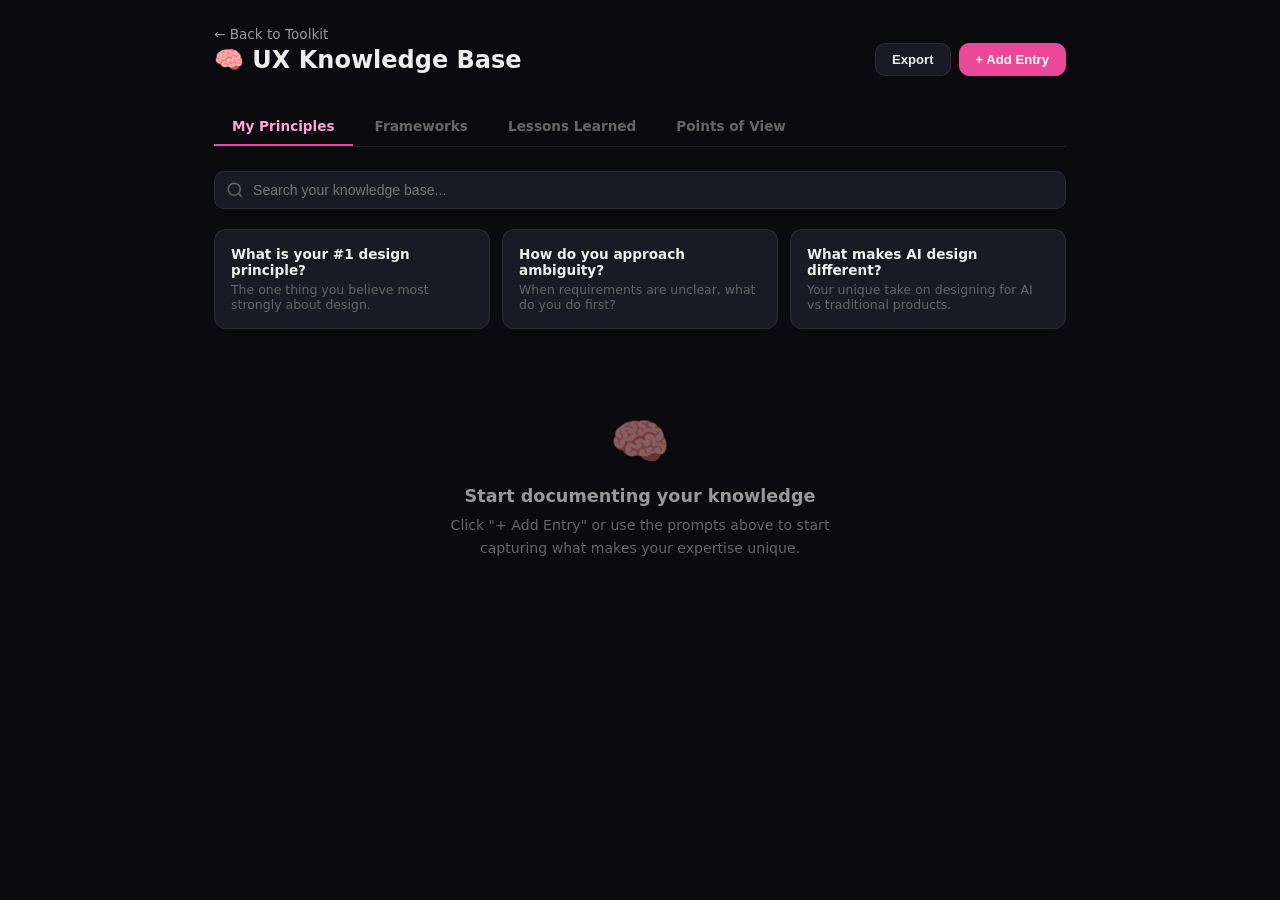
<file: ux-toolkit/knowledge-base.html>
<!DOCTYPE html>
<html lang="en">
<head>
<meta charset="UTF-8">
<meta name="viewport" content="width=device-width, initial-scale=1.0">
<title>UX Knowledge Base — Second Brain</title>
<style>
:root{--bg:#0a0a0f;--bg2:#12121a;--card:#1a1a25;--border:rgba(255,255,255,0.08);--border2:rgba(255,255,255,0.14);--text:#eee;--text2:#999;--text3:#666;--accent:#ec4899;--accent2:#f9a8d4;--accent-bg:rgba(236,72,153,0.1);--font:'Segoe UI',system-ui,sans-serif;--radius:14px}
*{margin:0;padding:0;box-sizing:border-box}
body{font-family:var(--font);background:var(--bg);color:var(--text);min-height:100vh}
.app{max-width:900px;margin:0 auto;padding:24px}
.header{display:flex;align-items:center;justify-content:space-between;margin-bottom:32px;flex-wrap:wrap;gap:12px}
.header h1{font-size:1.5rem;font-weight:800}
.header-actions{display:flex;gap:8px}
.btn{padding:8px 16px;border-radius:10px;border:1px solid var(--border);background:var(--card);color:var(--text);font-size:0.82rem;font-weight:600;cursor:pointer;transition:all 0.15s;display:inline-flex;align-items:center;gap:6px}
.btn:hover{border-color:var(--border2)}
.btn-primary{background:var(--accent);border-color:var(--accent);color:#fff}
.btn-primary:hover{background:#db2777}
.btn-sm{padding:5px 10px;font-size:0.75rem}
.btn-danger{border-color:rgba(239,68,68,0.3);color:#ef4444}
a.back{color:var(--text2);text-decoration:none;font-size:0.85rem}

.tabs{display:flex;gap:4px;margin-bottom:24px;border-bottom:1px solid var(--border);padding-bottom:0}
.tab{padding:10px 18px;font-size:0.85rem;font-weight:600;color:var(--text3);cursor:pointer;border-bottom:2px solid transparent;transition:all 0.2s}
.tab:hover{color:var(--text2)}
.tab.active{color:var(--accent2);border-color:var(--accent)}

.tab-content{display:none}.tab-content.active{display:block}

.search-bar{position:relative;margin-bottom:20px}
.search-bar input{width:100%;padding:10px 14px 10px 38px;border-radius:10px;border:1px solid var(--border);background:var(--card);color:var(--text);font-size:0.88rem;outline:none}
.search-bar input:focus{border-color:var(--accent)}
.search-bar svg{position:absolute;left:12px;top:50%;transform:translateY(-50%);color:var(--text3)}

.entries{display:flex;flex-direction:column;gap:14px}
.kb-card{background:var(--card);border:1px solid var(--border);border-radius:var(--radius);padding:24px;transition:all 0.25s;position:relative}
.kb-card:hover{border-color:var(--border2);box-shadow:0 8px 30px rgba(0,0,0,0.3)}
.kb-card h3{font-size:1rem;font-weight:700;margin-bottom:8px}
.kb-card p,.kb-card .body{font-size:0.88rem;color:var(--text2);line-height:1.7;white-space:pre-wrap}
.kb-card .category{font-size:0.7rem;padding:3px 10px;border-radius:100px;background:var(--accent-bg);color:var(--accent2);font-weight:600;display:inline-block;margin-bottom:8px}
.kb-actions{position:absolute;top:16px;right:16px;display:flex;gap:6px;opacity:0;transition:opacity 0.2s}
.kb-card:hover .kb-actions{opacity:1}

.empty-state{text-align:center;padding:60px 20px;color:var(--text3)}
.empty-state .icon{font-size:3rem;margin-bottom:16px;opacity:0.5}
.empty-state h3{font-size:1.1rem;font-weight:700;color:var(--text2);margin-bottom:8px}
.empty-state p{font-size:0.88rem;max-width:450px;margin:0 auto;line-height:1.6}

.form-overlay{display:none;position:fixed;inset:0;background:rgba(0,0,0,0.7);z-index:100;align-items:center;justify-content:center;padding:20px;backdrop-filter:blur(6px)}
.form-overlay.open{display:flex}
.form-card{background:var(--bg2);border:1px solid var(--border2);border-radius:var(--radius);padding:32px;width:100%;max-width:600px;max-height:90vh;overflow-y:auto}
.form-card h2{font-size:1.2rem;font-weight:800;margin-bottom:20px}
.form-group{margin-bottom:16px}
.form-group label{display:block;font-size:0.78rem;font-weight:700;color:var(--text2);margin-bottom:6px;text-transform:uppercase;letter-spacing:0.06em}
.form-group input,.form-group textarea,.form-group select{width:100%;padding:10px 14px;border-radius:10px;border:1px solid var(--border);background:var(--card);color:var(--text);font-family:inherit;font-size:0.88rem;outline:none}
.form-group input:focus,.form-group textarea:focus{border-color:var(--accent)}
.form-group textarea{min-height:120px;resize:vertical;line-height:1.7}
.form-actions{display:flex;gap:8px;justify-content:flex-end;margin-top:20px}

/* Starter prompts */
.prompts{display:grid;grid-template-columns:repeat(auto-fit,minmax(250px,1fr));gap:12px;margin-bottom:24px}
.prompt-card{background:var(--card);border:1px solid var(--border);border-radius:12px;padding:16px;cursor:pointer;transition:all 0.2s}
.prompt-card:hover{border-color:var(--accent);background:var(--accent-bg)}
.prompt-card h4{font-size:0.85rem;font-weight:700;margin-bottom:4px}
.prompt-card p{font-size:0.78rem;color:var(--text3)}
</style>
</head>
<body>
<div class="app">
  <a href="index.html" class="back">← Back to Toolkit</a>
  <div class="header">
    <h1>🧠 UX Knowledge Base</h1>
    <div class="header-actions">
      <button class="btn" onclick="exportKB()">Export</button>
      <button class="btn btn-primary" onclick="openForm()">+ Add Entry</button>
    </div>
  </div>

  <div class="tabs">
    <div class="tab active" onclick="switchTab('principles')">My Principles</div>
    <div class="tab" onclick="switchTab('frameworks')">Frameworks</div>
    <div class="tab" onclick="switchTab('lessons')">Lessons Learned</div>
    <div class="tab" onclick="switchTab('pov')">Points of View</div>
  </div>

  <div class="search-bar">
    <svg width="18" height="18" viewBox="0 0 24 24" fill="none" stroke="currentColor" stroke-width="2"><circle cx="11" cy="11" r="8"/><line x1="21" y1="21" x2="16.65" y2="16.65"/></svg>
    <input type="text" id="search" placeholder="Search your knowledge base..." oninput="render()">
  </div>

  <div id="starterPrompts" class="prompts"></div>
  <div class="entries" id="entries"></div>
</div>

<div class="form-overlay" id="formOverlay" onclick="if(event.target===this)closeForm()">
  <div class="form-card">
    <h2 id="formTitle">Add to Knowledge Base</h2>
    <input type="hidden" id="editId">
    <div class="form-group">
      <label>Title</label>
      <input type="text" id="f-title" placeholder="e.g., My principle: Always prototype with real AI outputs">
    </div>
    <div class="form-group">
      <label>Category</label>
      <select id="f-category">
        <option value="principles">Design Principle</option>
        <option value="frameworks">Framework / Mental Model</option>
        <option value="lessons">Lesson Learned</option>
        <option value="pov">Point of View / Hot Take</option>
      </select>
    </div>
    <div class="form-group">
      <label>Content</label>
      <textarea id="f-body" placeholder="Write in your own voice. This is YOUR knowledge — your unique perspective shaped by 15 years of experience."></textarea>
    </div>
    <div class="form-actions">
      <button class="btn" onclick="closeForm()">Cancel</button>
      <button class="btn btn-primary" onclick="saveEntry()">Save</button>
    </div>
  </div>
</div>

<script>
const STORAGE='ux-knowledge-base';
let items=JSON.parse(localStorage.getItem(STORAGE)||'[]');
let activeTab='principles';

const starters={
  principles:[
    {t:'What is your #1 design principle?',d:'The one thing you believe most strongly about design.'},
    {t:'How do you approach ambiguity?',d:'When requirements are unclear, what do you do first?'},
    {t:'What makes AI design different?',d:'Your unique take on designing for AI vs traditional products.'},
  ],
  frameworks:[
    {t:'Your go-to research framework',d:'How do you structure user research for a new project?'},
    {t:'How you evaluate design trade-offs',d:'When there are competing priorities, how do you decide?'},
    {t:'Your stakeholder alignment process',d:'How you get buy-in from engineers, PMs, and executives.'},
  ],
  lessons:[
    {t:'Your biggest design failure',d:'What happened and what did you learn?'},
    {t:'When you changed your mind',d:'A time when user research proved your assumptions wrong.'},
    {t:'The project that shaped you most',d:'Which project made you the designer you are today?'},
  ],
  pov:[
    {t:'A contrarian design opinion you hold',d:'Something you believe that most designers disagree with.'},
    {t:'Your take on AI replacing designers',d:'Where you stand on the AI + design debate.'},
    {t:'What most portfolios get wrong',d:'Your perspective on what makes a great case study.'},
  ]
};

function switchTab(tab){
  activeTab=tab;
  document.querySelectorAll('.tab').forEach((t,i)=>t.classList.toggle('active',['principles','frameworks','lessons','pov'][i]===tab));
  render();
}

function render(){
  const search=document.getElementById('search').value.toLowerCase();
  const filtered=items.filter(item=>{
    if(item.category!==activeTab)return false;
    if(search){return(item.title+' '+item.body).toLowerCase().includes(search)}
    return true;
  });

  // Starter prompts
  const promptsEl=document.getElementById('starterPrompts');
  const tabStarters=starters[activeTab]||[];
  const hasEntries=items.filter(i=>i.category===activeTab).length>0;
  if(!hasEntries&&!search){
    promptsEl.innerHTML=tabStarters.map(s=>`<div class="prompt-card" onclick="openFormWith('${s.t}')"><h4>${s.t}</h4><p>${s.d}</p></div>`).join('');
  } else {
    promptsEl.innerHTML='';
  }

  const container=document.getElementById('entries');
  if(!filtered.length){
    container.innerHTML=`<div class="empty-state"><div class="icon">🧠</div><h3>${search?'No matches':'Start documenting your knowledge'}</h3><p>Click "+ Add Entry" or use the prompts above to start capturing what makes your expertise unique.</p></div>`;
    return;
  }

  container.innerHTML=filtered.map(item=>`
    <div class="kb-card">
      <div class="kb-actions">
        <button class="btn btn-sm" onclick="editEntry('${item.id}')">Edit</button>
        <button class="btn btn-sm btn-danger" onclick="deleteEntry('${item.id}')">Delete</button>
      </div>
      <span class="category">${item.category}</span>
      <h3>${esc(item.title)}</h3>
      <div class="body">${esc(item.body)}</div>
    </div>
  `).join('');
}

function uid(){return Date.now().toString(36)+Math.random().toString(36).slice(2,7)}
function persist(){localStorage.setItem(STORAGE,JSON.stringify(items))}
function esc(s){const d=document.createElement('div');d.textContent=s||'';return d.innerHTML}

function openForm(){
  document.getElementById('formOverlay').classList.add('open');
  document.getElementById('editId').value='';
  document.getElementById('f-title').value='';
  document.getElementById('f-category').value=activeTab;
  document.getElementById('f-body').value='';
}
function openFormWith(title){openForm();document.getElementById('f-title').value=title}
function closeForm(){document.getElementById('formOverlay').classList.remove('open')}

function saveEntry(){
  const id=document.getElementById('editId').value;
  const entry={id:id||uid(),title:document.getElementById('f-title').value.trim(),category:document.getElementById('f-category').value,body:document.getElementById('f-body').value.trim()};
  if(!entry.title){alert('Title is required');return}
  if(id){const idx=items.findIndex(i=>i.id===id);if(idx>-1)items[idx]=entry}else items.push(entry);
  persist();closeForm();render();
}

function editEntry(id){
  const item=items.find(i=>i.id===id);if(!item)return;
  openForm();document.getElementById('editId').value=item.id;
  document.getElementById('f-title').value=item.title;
  document.getElementById('f-category').value=item.category;
  document.getElementById('f-body').value=item.body;
}

function deleteEntry(id){if(!confirm('Delete?'))return;items=items.filter(i=>i.id!==id);persist();render()}
function exportKB(){const b=new Blob([JSON.stringify(items,null,2)],{type:'application/json'});const a=document.createElement('a');a.href=URL.createObjectURL(b);a.download='ux-knowledge-base.json';a.click()}

render();
</script>
</body>
</html>
</file>
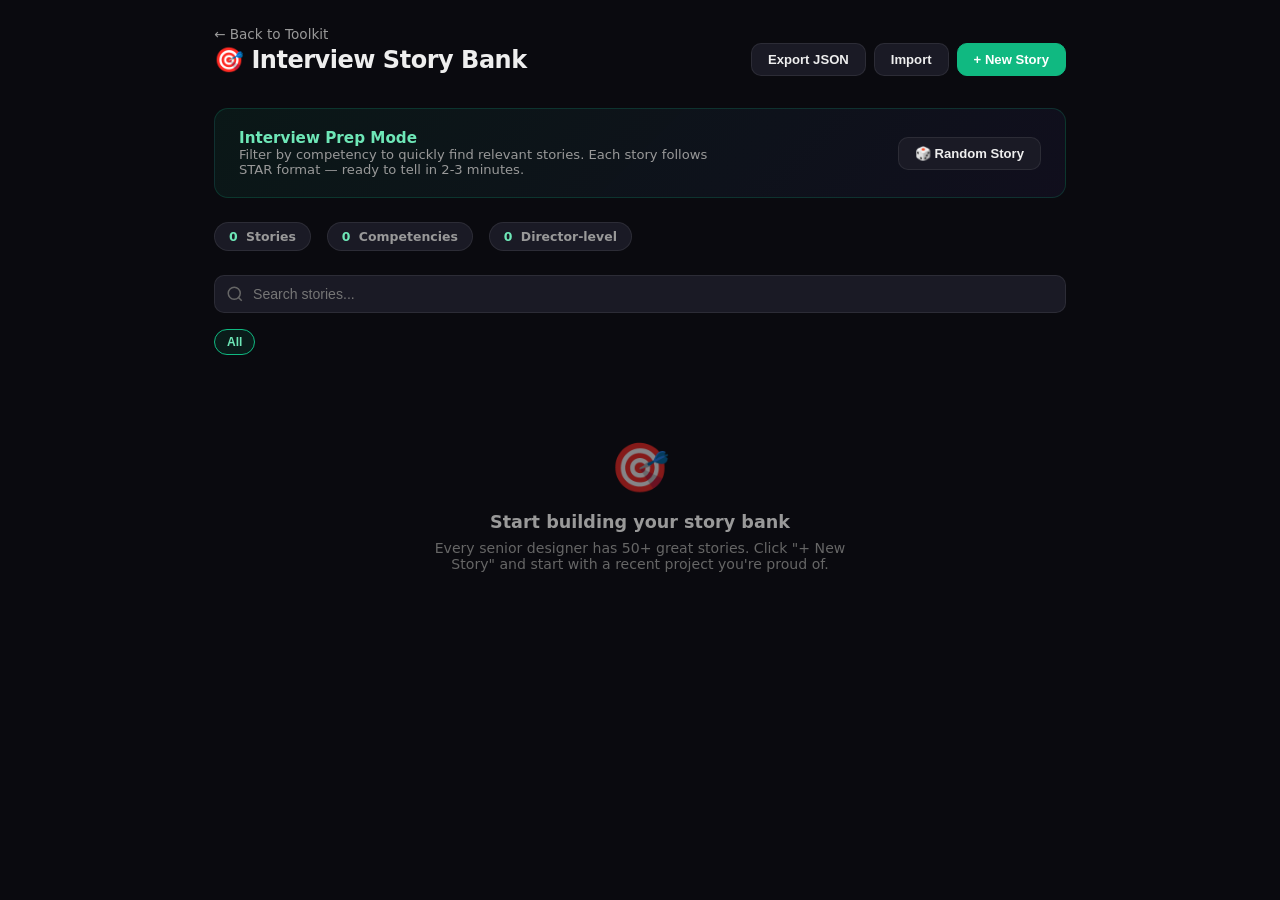
<file: ux-toolkit/story-bank.html>
<!DOCTYPE html>
<html lang="en">
<head>
<meta charset="UTF-8">
<meta name="viewport" content="width=device-width, initial-scale=1.0">
<title>Interview Story Bank — STAR Format</title>
<style>
:root{--bg:#0a0a0f;--bg2:#12121a;--card:#1a1a25;--border:rgba(255,255,255,0.08);--border2:rgba(255,255,255,0.14);--text:#eee;--text2:#999;--text3:#666;--accent:#10b981;--accent2:#6ee7b7;--accent-bg:rgba(16,185,129,0.1);--purple:#7c5cfc;--purple-bg:rgba(124,92,252,0.1);--orange:#f59e0b;--red:#ef4444;--font:'Segoe UI',system-ui,sans-serif;--radius:14px}
*{margin:0;padding:0;box-sizing:border-box}
body{font-family:var(--font);background:var(--bg);color:var(--text);min-height:100vh}
.app{max-width:900px;margin:0 auto;padding:24px}
.header{display:flex;align-items:center;justify-content:space-between;margin-bottom:32px;flex-wrap:wrap;gap:12px}
.header h1{font-size:1.5rem;font-weight:800;letter-spacing:-0.02em}
.header-actions{display:flex;gap:8px;flex-wrap:wrap}
.btn{padding:8px 16px;border-radius:10px;border:1px solid var(--border);background:var(--card);color:var(--text);font-size:0.82rem;font-weight:600;cursor:pointer;transition:all 0.15s;display:inline-flex;align-items:center;gap:6px}
.btn:hover{border-color:var(--border2);background:var(--bg2)}
.btn-primary{background:var(--accent);border-color:var(--accent);color:#fff}
.btn-primary:hover{background:#059669}
.btn-sm{padding:5px 10px;font-size:0.75rem}
.btn-danger{border-color:rgba(239,68,68,0.3);color:var(--red)}
.btn-danger:hover{background:rgba(239,68,68,0.1)}
a.back{color:var(--text2);text-decoration:none;font-size:0.85rem}
a.back:hover{color:var(--accent2)}

.stats{display:flex;gap:16px;margin-bottom:24px;flex-wrap:wrap}
.stat-chip{padding:6px 14px;border-radius:100px;background:var(--card);border:1px solid var(--border);font-size:0.78rem;color:var(--text2);font-weight:600}
.stat-chip strong{color:var(--accent2);margin-right:4px}

.filters{display:flex;gap:8px;margin-bottom:24px;flex-wrap:wrap}
.filter-btn{padding:5px 12px;border-radius:100px;border:1px solid var(--border);background:transparent;color:var(--text2);font-size:0.75rem;font-weight:600;cursor:pointer;transition:all 0.15s}
.filter-btn:hover,.filter-btn.active{border-color:var(--accent);color:var(--accent2);background:var(--accent-bg)}

.search-bar{position:relative;margin-bottom:16px}
.search-bar input{width:100%;padding:10px 14px 10px 38px;border-radius:10px;border:1px solid var(--border);background:var(--card);color:var(--text);font-size:0.88rem;outline:none}
.search-bar input:focus{border-color:var(--accent)}
.search-bar svg{position:absolute;left:12px;top:50%;transform:translateY(-50%);color:var(--text3)}

/* Story cards */
.entries{display:flex;flex-direction:column;gap:14px}
.story-card{background:var(--card);border:1px solid var(--border);border-radius:var(--radius);padding:24px;transition:all 0.25s;position:relative}
.story-card:hover{border-color:var(--border2);box-shadow:0 8px 30px rgba(0,0,0,0.3)}
.story-header{display:flex;justify-content:space-between;align-items:flex-start;margin-bottom:12px;gap:12px}
.story-title{font-size:1.05rem;font-weight:700;flex:1}
.story-meta{display:flex;gap:6px;flex-wrap:wrap;margin-bottom:14px}
.story-tag{padding:3px 10px;border-radius:100px;font-size:0.7rem;font-weight:600}
.story-tag.comp{background:var(--purple-bg);color:#a78bfa}
.story-tag.diff-senior{background:rgba(245,158,11,0.1);color:#f59e0b}
.story-tag.diff-staff{background:rgba(239,68,68,0.1);color:#f87171}
.story-tag.diff-lead{background:rgba(236,72,153,0.1);color:#f472b6}

.star-section{margin-bottom:12px;padding:12px 16px;border-radius:10px;background:var(--bg2);border-left:3px solid}
.star-section.s-situation{border-color:#3b82f6}
.star-section.s-task{border-color:#f59e0b}
.star-section.s-action{border-color:#10b981}
.star-section.s-result{border-color:#ec4899}
.star-label{font-size:0.68rem;font-weight:800;text-transform:uppercase;letter-spacing:0.1em;margin-bottom:4px}
.star-section.s-situation .star-label{color:#60a5fa}
.star-section.s-task .star-label{color:#fbbf24}
.star-section.s-action .star-label{color:#6ee7b7}
.star-section.s-result .star-label{color:#f9a8d4}
.star-section p{font-size:0.88rem;color:var(--text2);line-height:1.65}

.story-actions{display:flex;gap:6px;position:absolute;top:16px;right:16px;opacity:0;transition:opacity 0.2s}
.story-card:hover .story-actions{opacity:1}

.empty-state{text-align:center;padding:60px 20px;color:var(--text3)}
.empty-state .icon{font-size:3rem;margin-bottom:16px;opacity:0.5}
.empty-state h3{font-size:1.1rem;font-weight:700;color:var(--text2);margin-bottom:8px}
.empty-state p{font-size:0.88rem;max-width:450px;margin:0 auto}

/* Form */
.form-overlay{display:none;position:fixed;inset:0;background:rgba(0,0,0,0.7);z-index:100;align-items:center;justify-content:center;padding:20px;backdrop-filter:blur(6px)}
.form-overlay.open{display:flex}
.form-card{background:var(--bg2);border:1px solid var(--border2);border-radius:var(--radius);padding:32px;width:100%;max-width:650px;max-height:90vh;overflow-y:auto}
.form-card h2{font-size:1.2rem;font-weight:800;margin-bottom:20px}
.form-group{margin-bottom:16px}
.form-group label{display:block;font-size:0.78rem;font-weight:700;color:var(--text2);margin-bottom:6px;text-transform:uppercase;letter-spacing:0.06em}
.form-group input,.form-group textarea,.form-group select{width:100%;padding:10px 14px;border-radius:10px;border:1px solid var(--border);background:var(--card);color:var(--text);font-family:inherit;font-size:0.88rem;outline:none;transition:border 0.2s}
.form-group input:focus,.form-group textarea:focus{border-color:var(--accent)}
.form-group textarea{min-height:80px;resize:vertical;line-height:1.6}
.form-group select{cursor:pointer}
.form-row{display:grid;grid-template-columns:1fr 1fr;gap:12px}
.form-actions{display:flex;gap:8px;justify-content:flex-end;margin-top:20px}
.form-hint{font-size:0.72rem;color:var(--text3);margin-top:4px;font-style:italic}
.tag-input{display:flex;flex-wrap:wrap;gap:6px;padding:8px;border-radius:10px;border:1px solid var(--border);background:var(--card);min-height:42px;cursor:text}
.tag-input .tag{padding:3px 10px;border-radius:100px;background:var(--purple-bg);color:#a78bfa;font-size:0.75rem;font-weight:600;display:flex;align-items:center;gap:4px}
.tag-input .tag .rm{cursor:pointer;opacity:0.6}.tag-input .tag .rm:hover{opacity:1}
.tag-input input{border:none;background:none;color:var(--text);outline:none;font-size:0.82rem;flex:1;min-width:80px}

/* Quick prep mode */
.prep-banner{background:linear-gradient(135deg,rgba(16,185,129,0.08),rgba(124,92,252,0.06));border:1px solid rgba(16,185,129,0.2);border-radius:var(--radius);padding:20px 24px;margin-bottom:24px;display:flex;align-items:center;justify-content:space-between;flex-wrap:wrap;gap:12px}
.prep-banner h3{font-size:0.95rem;font-weight:700;color:var(--accent2)}
.prep-banner p{font-size:0.82rem;color:var(--text2);max-width:500px}
</style>
</head>
<body>
<div class="app">
  <a href="index.html" class="back">← Back to Toolkit</a>
  <div class="header">
    <h1>🎯 Interview Story Bank</h1>
    <div class="header-actions">
      <button class="btn" onclick="exportStories()">Export JSON</button>
      <button class="btn" onclick="importStories()">Import</button>
      <button class="btn btn-primary" onclick="openForm()">+ New Story</button>
    </div>
  </div>

  <div class="prep-banner">
    <div>
      <h3>Interview Prep Mode</h3>
      <p>Filter by competency to quickly find relevant stories. Each story follows STAR format — ready to tell in 2-3 minutes.</p>
    </div>
    <button class="btn" onclick="randomStory()">🎲 Random Story</button>
  </div>

  <div class="stats" id="stats"></div>
  <div class="search-bar">
    <svg width="18" height="18" viewBox="0 0 24 24" fill="none" stroke="currentColor" stroke-width="2"><circle cx="11" cy="11" r="8"/><line x1="21" y1="21" x2="16.65" y2="16.65"/></svg>
    <input type="text" id="search" placeholder="Search stories..." oninput="render()">
  </div>
  <div class="filters" id="filters"></div>
  <div class="entries" id="entries"></div>
</div>

<!-- Form -->
<div class="form-overlay" id="formOverlay" onclick="if(event.target===this)closeForm()">
  <div class="form-card">
    <h2 id="formTitle">Add Interview Story</h2>
    <input type="hidden" id="editId">
    <div class="form-group">
      <label>Story Title (memorable name for quick recall)</label>
      <input type="text" id="f-title" placeholder="e.g., The time I redesigned the AI onboarding and doubled activation">
    </div>
    <div class="form-row">
      <div class="form-group">
        <label>Difficulty / Level</label>
        <select id="f-diff">
          <option value="senior">Senior-level</option>
          <option value="staff">Staff-level</option>
          <option value="lead">Lead / Director-level</option>
        </select>
      </div>
      <div class="form-group">
        <label>Company / Context</label>
        <input type="text" id="f-company" placeholder="e.g., HealthTech startup, 2024">
      </div>
    </div>
    <div class="form-group">
      <label>Situation — Set the scene (30 seconds)</label>
      <textarea id="f-situation" placeholder="What was happening? What was the context? Who was involved? Why did it matter?"></textarea>
      <div class="form-hint">Tip: Be specific about the company, team size, and stakes. "At a 200-person health-tech startup, our patient engagement had dropped to 12%..."</div>
    </div>
    <div class="form-group">
      <label>Task — What was YOUR specific responsibility? (15 seconds)</label>
      <textarea id="f-task" placeholder="What were you asked to do? What was your role? What was the goal?"></textarea>
      <div class="form-hint">Tip: Make your ownership clear. "I was brought in as the lead designer to..."</div>
    </div>
    <div class="form-group">
      <label>Action — What did YOU do? (60-90 seconds)</label>
      <textarea id="f-action" placeholder="Walk through your specific actions step by step. Use 'I' not 'we'. Show your thinking process."></textarea>
      <div class="form-hint">Tip: This is the LONGEST section. Show your process, decisions, and how you navigated challenges. "First, I... Then, I... When X happened, I decided to..."</div>
    </div>
    <div class="form-group">
      <label>Result — What was the measurable outcome? (30 seconds)</label>
      <textarea id="f-result" placeholder="Quantify the impact. Metrics, business outcomes, user feedback, team growth."></textarea>
      <div class="form-hint">Tip: Use numbers. "Engagement increased from 12% to 45%. The feature generated $2.4M in annual revenue. I was promoted to..."</div>
    </div>
    <div class="form-group">
      <label>Competency Tags (type and press Enter)</label>
      <div class="tag-input" id="tagInput" onclick="this.querySelector('input').focus()">
        <input type="text" placeholder="leadership, AI design, stakeholder mgmt..." onkeydown="handleTagKey(event)">
      </div>
      <div class="form-hint">Common tags: leadership, AI design, systems thinking, stakeholder management, user research, mentoring, strategy, data-driven, collaboration, conflict resolution</div>
    </div>
    <div class="form-actions">
      <button class="btn" onclick="closeForm()">Cancel</button>
      <button class="btn btn-primary" onclick="saveEntry()">Save Story</button>
    </div>
  </div>
</div>

<input type="file" id="importInput" accept=".json" style="display:none">

<script>
const STORAGE='ux-story-bank';
let stories=JSON.parse(localStorage.getItem(STORAGE)||'[]');
let activeFilter='all';
let formTags=[];

function uid(){return Date.now().toString(36)+Math.random().toString(36).slice(2,7)}

function render(){
  const container=document.getElementById('entries');
  const search=document.getElementById('search').value.toLowerCase();
  let filtered=stories.filter(s=>{
    if(activeFilter!=='all'){
      const tags=(s.tags||[]).map(t=>t.toLowerCase());
      if(!tags.includes(activeFilter.toLowerCase())) return false;
    }
    if(search){
      const hay=[s.title,s.situation,s.task,s.action,s.result,s.company,...(s.tags||[])].join(' ').toLowerCase();
      if(!hay.includes(search)) return false;
    }
    return true;
  });

  if(!filtered.length){
    container.innerHTML=`<div class="empty-state"><div class="icon">🎯</div><h3>${stories.length?'No matching stories':'Start building your story bank'}</h3><p>${stories.length?'Try different filters or search terms.':'Every senior designer has 50+ great stories. Click "+ New Story" and start with a recent project you\'re proud of.'}</p></div>`;
    renderStats();renderFilters();return;
  }

  container.innerHTML=filtered.map(s=>`
    <div class="story-card">
      <div class="story-actions">
        <button class="btn btn-sm" onclick="editEntry('${s.id}')">Edit</button>
        <button class="btn btn-sm btn-danger" onclick="deleteEntry('${s.id}')">Delete</button>
      </div>
      <div class="story-header"><div class="story-title">${esc(s.title)}</div></div>
      <div class="story-meta">
        <span class="story-tag diff-${s.difficulty}">${s.difficulty}-level</span>
        ${s.company?`<span class="story-tag comp">${esc(s.company)}</span>`:''}
        ${(s.tags||[]).map(t=>`<span class="story-tag comp">${esc(t)}</span>`).join('')}
      </div>
      <div class="star-section s-situation"><div class="star-label">S — Situation</div><p>${esc(s.situation)}</p></div>
      <div class="star-section s-task"><div class="star-label">T — Task</div><p>${esc(s.task)}</p></div>
      <div class="star-section s-action"><div class="star-label">A — Action</div><p>${esc(s.action)}</p></div>
      <div class="star-section s-result"><div class="star-label">R — Result</div><p>${esc(s.result)}</p></div>
    </div>
  `).join('');
  renderStats();renderFilters();
}

function renderStats(){
  const s=document.getElementById('stats');
  const allTags=new Set();stories.forEach(st=>(st.tags||[]).forEach(t=>allTags.add(t)));
  s.innerHTML=`
    <div class="stat-chip"><strong>${stories.length}</strong> Stories</div>
    <div class="stat-chip"><strong>${allTags.size}</strong> Competencies</div>
    <div class="stat-chip"><strong>${stories.filter(s=>s.difficulty==='lead').length}</strong> Director-level</div>
  `;
}

function renderFilters(){
  const f=document.getElementById('filters');
  const allTags=new Set();stories.forEach(s=>(s.tags||[]).forEach(t=>allTags.add(t)));
  f.innerHTML=['all',...allTags].map(t=>`<button class="filter-btn${activeFilter===t?' active':''}" onclick="activeFilter='${t}';render()">${t==='all'?'All':t}</button>`).join('');
}

function openForm(){
  document.getElementById('formOverlay').classList.add('open');
  document.getElementById('editId').value='';
  document.getElementById('formTitle').textContent='Add Interview Story';
  ['f-title','f-company','f-situation','f-task','f-action','f-result'].forEach(id=>document.getElementById(id).value='');
  document.getElementById('f-diff').value='senior';
  formTags=[];renderFormTags();
}
function closeForm(){document.getElementById('formOverlay').classList.remove('open')}

function saveEntry(){
  const id=document.getElementById('editId').value;
  const entry={
    id:id||uid(),
    title:document.getElementById('f-title').value.trim(),
    difficulty:document.getElementById('f-diff').value,
    company:document.getElementById('f-company').value.trim(),
    situation:document.getElementById('f-situation').value.trim(),
    task:document.getElementById('f-task').value.trim(),
    action:document.getElementById('f-action').value.trim(),
    result:document.getElementById('f-result').value.trim(),
    tags:[...formTags]
  };
  if(!entry.title||!entry.action){alert('Title and Action are required.');return}
  if(id){const idx=stories.findIndex(s=>s.id===id);if(idx>-1)stories[idx]=entry;}
  else stories.push(entry);
  persist();closeForm();render();
}

function editEntry(id){
  const s=stories.find(x=>x.id===id);if(!s)return;
  openForm();
  document.getElementById('editId').value=s.id;
  document.getElementById('formTitle').textContent='Edit Story';
  document.getElementById('f-title').value=s.title;
  document.getElementById('f-diff').value=s.difficulty;
  document.getElementById('f-company').value=s.company||'';
  document.getElementById('f-situation').value=s.situation||'';
  document.getElementById('f-task').value=s.task||'';
  document.getElementById('f-action').value=s.action||'';
  document.getElementById('f-result').value=s.result||'';
  formTags=[...(s.tags||[])];renderFormTags();
}

function deleteEntry(id){if(!confirm('Delete this story?'))return;stories=stories.filter(s=>s.id!==id);persist();render()}
function randomStory(){if(!stories.length)return;const s=stories[Math.floor(Math.random()*stories.length)];document.getElementById('search').value=s.title;render()}

function handleTagKey(e){if(e.key==='Enter'&&e.target.value.trim()){e.preventDefault();formTags.push(e.target.value.trim());e.target.value='';renderFormTags()}}
function renderFormTags(){
  const c=document.getElementById('tagInput');const input=c.querySelector('input');
  c.querySelectorAll('.tag').forEach(t=>t.remove());
  formTags.forEach((tag,i)=>{const el=document.createElement('span');el.className='tag';el.innerHTML=`${tag}<span class="rm" onclick="formTags.splice(${i},1);renderFormTags()">×</span>`;c.insertBefore(el,input)});
}

function persist(){localStorage.setItem(STORAGE,JSON.stringify(stories))}
function exportStories(){const b=new Blob([JSON.stringify(stories,null,2)],{type:'application/json'});const a=document.createElement('a');a.href=URL.createObjectURL(b);a.download='ux-story-bank.json';a.click()}
function importStories(){document.getElementById('importInput').click()}
document.getElementById('importInput').addEventListener('change',function(){
  const f=this.files[0];if(!f)return;
  const r=new FileReader();r.onload=e=>{try{const d=JSON.parse(e.target.result);if(Array.isArray(d)){stories=[...stories,...d];persist();render()}}catch(err){alert('Invalid JSON')}};
  r.readAsText(f);this.value='';
});

function esc(s){const d=document.createElement('div');d.textContent=s||'';return d.innerHTML}

render();
</script>
</body>
</html>
</file>
<file: css/style.css>
/* === Reset & Base === */
* {
    margin: 0;
    padding: 0;
    box-sizing: border-box;
    -webkit-tap-highlight-color: transparent;
    user-select: none;
}

body {
    font-family: 'Segoe UI', 'Comic Sans MS', 'Arial Rounded MT Bold', sans-serif;
    overflow: hidden;
    height: 100vh;
    width: 100vw;
    background: linear-gradient(135deg, #667eea 0%, #764ba2 100%);
}

/* === Screens === */
.screen {
    display: none;
    width: 100%;
    height: 100vh;
    position: absolute;
    top: 0;
    left: 0;
}

.screen.active {
    display: flex;
    flex-direction: column;
    align-items: center;
}

/* === Main Menu === */
#main-menu {
    background: linear-gradient(135deg, #f093fb 0%, #f5576c 50%, #ffd452 100%);
    justify-content: center;
    padding: 20px;
    gap: 15px;
    overflow-y: auto;
}

.title-bounce {
    font-size: clamp(1.8rem, 5vw, 3rem);
    color: white;
    text-shadow: 3px 3px 0px rgba(0,0,0,0.2), 0 0 20px rgba(255,255,255,0.5);
    text-align: center;
    animation: titleBounce 2s ease-in-out infinite;
}

.subtitle {
    font-size: clamp(1rem, 3vw, 1.5rem);
    color: rgba(255,255,255,0.9);
    text-align: center;
}

/* === Game Grid === */
.game-grid {
    display: grid;
    grid-template-columns: repeat(auto-fit, minmax(140px, 1fr));
    gap: 15px;
    max-width: 700px;
    width: 100%;
    padding: 10px;
}

.game-card {
    border: none;
    border-radius: 25px;
    padding: 20px 15px;
    cursor: pointer;
    transition: transform 0.2s, box-shadow 0.2s;
    display: flex;
    flex-direction: column;
    align-items: center;
    gap: 8px;
    box-shadow: 0 8px 25px rgba(0,0,0,0.2);
    min-height: 140px;
    justify-content: center;
}

.game-card:hover, .game-card:active {
    transform: scale(1.08);
    box-shadow: 0 12px 35px rgba(0,0,0,0.3);
}

.game-card:active {
    transform: scale(0.95);
}

.color-match { background: linear-gradient(135deg, #FF6B6B, #FF8E53); }
.animal-sounds { background: linear-gradient(135deg, #4ECDC4, #44B09E); }
.shape-sort { background: linear-gradient(135deg, #667eea, #764ba2); }
.bubble-pop { background: linear-gradient(135deg, #a8e6cf, #88d8b0); }
.memory-game { background: linear-gradient(135deg, #ffeaa7, #fdcb6e); }
.counting-game { background: linear-gradient(135deg, #fd79a8, #e84393); }

.card-icon {
    font-size: 3rem;
    line-height: 1;
}

.card-title {
    font-size: 1.1rem;
    font-weight: 800;
    color: white;
    text-shadow: 1px 1px 2px rgba(0,0,0,0.2);
}

.card-desc {
    font-size: 0.8rem;
    color: rgba(255,255,255,0.85);
}

/* === Player Select === */
.player-select {
    display: flex;
    gap: 15px;
    margin-top: 10px;
}

.player-btn {
    padding: 12px 25px;
    border: 3px solid white;
    border-radius: 50px;
    background: rgba(255,255,255,0.2);
    color: white;
    font-size: 1.1rem;
    font-weight: 700;
    cursor: pointer;
    transition: all 0.3s;
}

.player-btn.active {
    background: white;
    color: #f5576c;
    box-shadow: 0 5px 20px rgba(0,0,0,0.2);
}

/* === Game Screens === */
.game-screen {
    background: linear-gradient(180deg, #1a1a2e 0%, #16213e 50%, #0f3460 100%);
}

.game-header {
    width: 100%;
    padding: 15px 20px;
    display: flex;
    flex-wrap: wrap;
    align-items: center;
    justify-content: space-between;
    gap: 10px;
    background: rgba(0,0,0,0.3);
    backdrop-filter: blur(10px);
}

.back-btn {
    font-size: 2rem;
    background: none;
    border: none;
    cursor: pointer;
    filter: drop-shadow(0 2px 4px rgba(0,0,0,0.3));
    transition: transform 0.2s;
    padding: 5px;
}

.back-btn:hover { transform: scale(1.2); }

.score-display {
    font-size: 1.3rem;
    color: #ffd700;
    font-weight: 700;
    text-shadow: 0 2px 4px rgba(0,0,0,0.3);
}

.game-prompt {
    width: 100%;
    text-align: center;
    font-size: clamp(1.2rem, 4vw, 1.8rem);
    color: white;
    font-weight: 700;
    text-shadow: 0 2px 4px rgba(0,0,0,0.3);
}

.game-prompt span {
    font-weight: 900;
    font-size: 110%;
}

/* === Game Area === */
.game-area {
    flex: 1;
    width: 100%;
    display: flex;
    flex-wrap: wrap;
    align-items: center;
    justify-content: center;
    gap: 15px;
    padding: 20px;
    overflow-y: auto;
}

/* === Color Match Game === */
.color-circle {
    width: clamp(80px, 20vw, 130px);
    height: clamp(80px, 20vw, 130px);
    border-radius: 50%;
    cursor: pointer;
    transition: transform 0.2s;
    box-shadow: 0 8px 25px rgba(0,0,0,0.3), inset 0 -5px 15px rgba(0,0,0,0.2), inset 0 5px 15px rgba(255,255,255,0.2);
    border: 4px solid rgba(255,255,255,0.3);
}

.color-circle:active {
    transform: scale(0.85);
}

/* === Animal Game === */
.animal-btn {
    width: clamp(100px, 25vw, 150px);
    height: clamp(100px, 25vw, 150px);
    border-radius: 25px;
    border: 4px solid rgba(255,255,255,0.3);
    background: rgba(255,255,255,0.1);
    cursor: pointer;
    font-size: clamp(3rem, 8vw, 5rem);
    display: flex;
    align-items: center;
    justify-content: center;
    transition: transform 0.2s, box-shadow 0.2s;
    box-shadow: 0 8px 25px rgba(0,0,0,0.2);
}

.animal-btn:active {
    transform: scale(0.9);
}

/* === Shape Game === */
.shape-target {
    padding: 20px;
    display: flex;
    justify-content: center;
}

.shape-item {
    cursor: pointer;
    transition: transform 0.2s;
    filter: drop-shadow(0 5px 10px rgba(0,0,0,0.3));
}

.shape-item:active {
    transform: scale(0.85);
}

.target-shape {
    padding: 15px 30px;
    background: rgba(255,255,255,0.15);
    border-radius: 20px;
    border: 3px dashed rgba(255,255,255,0.4);
}

/* === Bubble Pop === */
.bubble-area {
    position: relative;
    overflow: hidden;
}

.bubble {
    position: absolute;
    border-radius: 50%;
    cursor: pointer;
    background: radial-gradient(circle at 30% 30%, rgba(255,255,255,0.8), rgba(100,200,255,0.4));
    border: 2px solid rgba(255,255,255,0.5);
    box-shadow: 0 0 20px rgba(100,200,255,0.3), inset 0 0 20px rgba(255,255,255,0.2);
    animation: floatUp linear forwards;
    transition: transform 0.1s;
}

.bubble:active {
    transform: scale(1.3);
}

/* === Memory Game === */
.memory-area {
    display: grid !important;
    grid-template-columns: repeat(4, 1fr);
    max-width: 500px;
    gap: 10px;
    padding: 15px;
}

.memory-card {
    aspect-ratio: 1;
    border-radius: 15px;
    cursor: pointer;
    font-size: clamp(1.5rem, 5vw, 2.5rem);
    display: flex;
    align-items: center;
    justify-content: center;
    transition: transform 0.3s;
    transform-style: preserve-3d;
    background: linear-gradient(135deg, #667eea, #764ba2);
    box-shadow: 0 5px 15px rgba(0,0,0,0.3);
    border: 3px solid rgba(255,255,255,0.2);
}

.memory-card.flipped {
    background: white;
    transform: rotateY(180deg);
}

.memory-card.matched {
    background: #4ECDC4;
    transform: rotateY(180deg) scale(0.95);
    opacity: 0.8;
    cursor: default;
}

.memory-card .card-face {
    backface-visibility: hidden;
}

.memory-card:not(.flipped):not(.matched) .card-face {
    display: none;
}

.memory-card:not(.flipped):not(.matched)::after {
    content: '⭐';
    font-size: clamp(1.5rem, 5vw, 2.5rem);
}

/* === Counting Game === */
.counting-display {
    display: flex;
    flex-wrap: wrap;
    justify-content: center;
    gap: 15px;
    padding: 20px;
    min-height: 120px;
    align-items: center;
}

.counting-obj {
    font-size: clamp(2rem, 6vw, 3.5rem);
    animation: popIn 0.3s ease-out backwards;
}

.counting-choices {
    display: flex !important;
    flex-wrap: wrap;
    gap: 15px;
    justify-content: center;
    padding: 20px;
    flex: unset !important;
}

.count-btn {
    width: clamp(70px, 18vw, 100px);
    height: clamp(70px, 18vw, 100px);
    border-radius: 50%;
    border: 4px solid rgba(255,255,255,0.4);
    background: linear-gradient(135deg, rgba(255,255,255,0.2), rgba(255,255,255,0.05));
    color: white;
    font-size: clamp(1.5rem, 5vw, 2.5rem);
    font-weight: 800;
    cursor: pointer;
    transition: transform 0.2s;
    box-shadow: 0 5px 20px rgba(0,0,0,0.2);
}

.count-btn:active {
    transform: scale(0.9);
}

/* === Celebrations === */
.celebration-overlay {
    position: fixed;
    top: 0;
    left: 0;
    width: 100%;
    height: 100%;
    background: rgba(0,0,0,0.6);
    display: flex;
    align-items: center;
    justify-content: center;
    z-index: 1000;
    backdrop-filter: blur(5px);
}

.celebration-overlay.hidden {
    display: none;
}

.celebration-content {
    text-align: center;
    animation: celebrationPop 0.5s ease-out;
}

.celebration-emoji {
    font-size: 5rem;
    animation: celebSpin 1s ease-in-out;
}

.celebration-text {
    font-size: 2.5rem;
    color: white;
    font-weight: 900;
    text-shadow: 0 3px 10px rgba(0,0,0,0.3);
    margin: 15px 0;
}

.celebration-stars {
    font-size: 2rem;
    animation: starPulse 0.5s ease-in-out infinite alternate;
}

/* === Feedback Animations === */
.correct-flash {
    animation: correctFlash 0.5s ease-out;
}

.wrong-shake {
    animation: wrongShake 0.4s ease-out;
}

.confetti {
    position: fixed;
    width: 10px;
    height: 10px;
    border-radius: 2px;
    z-index: 999;
    animation: confettiFall 2s ease-out forwards;
    pointer-events: none;
}

/* === Responsive === */
@media (max-width: 400px) {
    .game-grid {
        grid-template-columns: repeat(2, 1fr);
        gap: 10px;
    }
    .game-card {
        padding: 15px 10px;
        min-height: 120px;
    }
    .memory-area {
        grid-template-columns: repeat(3, 1fr);
    }
}

@media (min-width: 768px) {
    .game-grid {
        grid-template-columns: repeat(3, 1fr);
    }
}
</file>
<file: css/animations.css>
/* === Keyframe Animations === */

@keyframes titleBounce {
    0%, 100% { transform: translateY(0) rotate(-1deg); }
    50% { transform: translateY(-10px) rotate(1deg); }
}

@keyframes floatUp {
    0% { transform: translateY(100vh) scale(0.5); opacity: 0; }
    10% { opacity: 1; }
    90% { opacity: 1; }
    100% { transform: translateY(-100px) scale(1); opacity: 0; }
}

@keyframes popIn {
    0% { transform: scale(0) rotate(-180deg); opacity: 0; }
    60% { transform: scale(1.2) rotate(10deg); }
    100% { transform: scale(1) rotate(0deg); opacity: 1; }
}

@keyframes correctFlash {
    0% { box-shadow: 0 0 0 0 rgba(76, 175, 80, 0.8); }
    50% { box-shadow: 0 0 40px 20px rgba(76, 175, 80, 0.4); transform: scale(1.15); }
    100% { box-shadow: 0 0 0 0 rgba(76, 175, 80, 0); transform: scale(1); }
}

@keyframes wrongShake {
    0%, 100% { transform: translateX(0); }
    20% { transform: translateX(-15px); }
    40% { transform: translateX(15px); }
    60% { transform: translateX(-10px); }
    80% { transform: translateX(10px); }
}

@keyframes celebrationPop {
    0% { transform: scale(0); }
    60% { transform: scale(1.2); }
    100% { transform: scale(1); }
}

@keyframes celebSpin {
    0% { transform: rotate(0deg) scale(0.5); }
    50% { transform: rotate(180deg) scale(1.3); }
    100% { transform: rotate(360deg) scale(1); }
}

@keyframes starPulse {
    from { transform: scale(1); }
    to { transform: scale(1.2); }
}

@keyframes confettiFall {
    0% {
        transform: translateY(0) rotate(0deg) scale(1);
        opacity: 1;
    }
    100% {
        transform: translateY(100vh) rotate(720deg) scale(0);
        opacity: 0;
    }
}

@keyframes wobble {
    0%, 100% { transform: rotate(-3deg); }
    50% { transform: rotate(3deg); }
}

@keyframes pulse {
    0%, 100% { transform: scale(1); }
    50% { transform: scale(1.1); }
}

@keyframes rainbow {
    0% { filter: hue-rotate(0deg); }
    100% { filter: hue-rotate(360deg); }
}

@keyframes sparkle {
    0%, 100% { opacity: 1; transform: scale(1); }
    50% { opacity: 0.5; transform: scale(0.8); }
}

/* Bubble-specific animation handled via JS duration */
@keyframes bubblePop {
    0% { transform: scale(1); opacity: 1; }
    50% { transform: scale(1.5); opacity: 0.5; }
    100% { transform: scale(0); opacity: 0; }
}

.bubble-popping {
    animation: bubblePop 0.3s ease-out forwards !important;
}

/* Card flip animation */
.memory-card {
    perspective: 1000px;
}

/* Floating particles in background */
.stars-bg::before,
.stars-bg::after {
    content: '✨';
    position: fixed;
    font-size: 1.5rem;
    animation: sparkle 2s ease-in-out infinite;
    pointer-events: none;
}

.stars-bg::before {
    top: 10%;
    left: 10%;
    animation-delay: 0s;
}

.stars-bg::after {
    top: 20%;
    right: 15%;
    animation-delay: 1s;
}
</file>
<file: thinking-partner/style.css>
/* ═══════════════════════════════════════════════
   THINKING PARTNER — STYLES
   Dark theme matching the UX Toolkit design language
═══════════════════════════════════════════════ */

:root {
  --bg:       #090910;
  --bg2:      #11111c;
  --card:     #18182a;
  --card2:    #1f1f33;
  --border:   rgba(255,255,255,0.07);
  --border2:  rgba(255,255,255,0.13);
  --text:     #ededf0;
  --text2:    #9090a8;
  --text3:    #55556a;

  --purple:   #7c5cfc;
  --purple2:  #a78bfa;
  --green:    #10b981;
  --orange:   #f59e0b;
  --pink:     #ec4899;
  --blue:     #3b82f6;
  --teal:     #06b6d4;

  --gradient: linear-gradient(135deg, #7c5cfc, #a78bfa, #ec4899);
  --glow:     rgba(124, 92, 252, 0.25);

  --font: 'Inter', 'Segoe UI', system-ui, -apple-system, sans-serif;
  --font-display: 'Space Grotesk', var(--font);
  --radius: 16px;
  --radius-sm: 10px;
}

*, *::before, *::after { box-sizing: border-box; margin: 0; padding: 0; }

html { scroll-behavior: smooth; }

body {
  font-family: var(--font);
  background: var(--bg);
  color: var(--text);
  min-height: 100vh;
  overflow-x: hidden;
  line-height: 1.6;
}

/* ── Background ── */
.bg-grid {
  position: fixed; inset: 0; z-index: 0; pointer-events: none;
  background-image:
    linear-gradient(rgba(124,92,252,0.03) 1px, transparent 1px),
    linear-gradient(90deg, rgba(124,92,252,0.03) 1px, transparent 1px);
  background-size: 50px 50px;
}
.orb {
  position: fixed; border-radius: 50%; filter: blur(120px);
  pointer-events: none; z-index: 0;
}
.orb-1 { width: 600px; height: 600px; top: -200px; left: -150px; background: rgba(124,92,252,0.12); }
.orb-2 { width: 500px; height: 500px; top: 40%; right: -200px; background: rgba(236,72,153,0.08); }
.orb-3 { width: 400px; height: 400px; bottom: -100px; left: 30%; background: rgba(6,182,212,0.06); }
.noise {
  position: fixed; inset: 0; z-index: 1; pointer-events: none; opacity: 0.025;
  background-image: url("data:image/svg+xml,%3Csvg viewBox='0 0 256 256' xmlns='http://www.w3.org/2000/svg'%3E%3Cfilter id='n'%3E%3CfeTurbulence type='fractalNoise' baseFrequency='0.9' numOctaves='4' stitchTiles='stitch'/%3E%3C/filter%3E%3Crect width='100%25' height='100%25' filter='url(%23n)'/%3E%3C/svg%3E");
}

/* ── Screens ── */
.screen {
  position: fixed; inset: 0; z-index: 10;
  display: flex; align-items: center; justify-content: center;
  opacity: 0; pointer-events: none;
  transition: opacity 0.4s ease;
  overflow-y: auto;
}
.screen.active { opacity: 1; pointer-events: all; }

/* ── Shared utilities ── */
.grad-text {
  background: var(--gradient);
  -webkit-background-clip: text; -webkit-text-fill-color: transparent;
  background-clip: text;
}
.back-link {
  display: inline-flex; align-items: center; gap: 6px;
  color: var(--text2); text-decoration: none; font-size: 0.85rem; font-weight: 500;
  padding: 6px 12px; border-radius: 8px; border: 1px solid var(--border);
  transition: all 0.2s; margin-bottom: 40px; background: var(--bg2);
}
.back-link:hover { color: var(--text); border-color: var(--border2); }
.btn-back {
  display: inline-flex; align-items: center; gap: 6px;
  color: var(--text2); font-size: 0.85rem; font-weight: 500; cursor: pointer;
  padding: 6px 12px; border-radius: 8px; border: 1px solid var(--border);
  background: var(--bg2); transition: all 0.2s; margin-bottom: 32px;
}
.btn-back:hover { color: var(--text); border-color: var(--border2); }
.btn-primary {
  display: inline-flex; align-items: center; justify-content: center; gap: 10px;
  padding: 14px 32px; border-radius: 100px; border: none; cursor: pointer;
  font-family: var(--font); font-size: 1rem; font-weight: 700; color: #fff;
  background: linear-gradient(135deg, #7c5cfc, #a855f7);
  box-shadow: 0 4px 20px rgba(124,92,252,0.4);
  transition: all 0.3s cubic-bezier(0.16,1,0.3,1);
}
.btn-primary:hover:not(:disabled) {
  transform: translateY(-2px);
  box-shadow: 0 8px 30px rgba(124,92,252,0.5);
}
.btn-primary:disabled { opacity: 0.4; cursor: not-allowed; }
.btn-secondary {
  display: inline-flex; align-items: center; gap: 8px;
  padding: 14px 28px; border-radius: 100px; border: 1px solid var(--border2);
  background: var(--card); color: var(--text); cursor: pointer;
  font-family: var(--font); font-size: 0.95rem; font-weight: 600;
  transition: all 0.2s;
}
.btn-secondary:hover { border-color: var(--purple2); color: var(--purple2); background: var(--card2); }

/* ═══ SCREEN 1 — WELCOME ═══════════════════════ */
.welcome-wrap {
  width: 100%; max-width: 680px;
  padding: 60px 24px;
  position: relative; z-index: 2;
  display: flex; flex-direction: column; align-items: center;
  text-align: center;
}
.welcome-badge {
  display: inline-flex; align-items: center; gap: 8px;
  padding: 6px 16px; border-radius: 100px;
  background: rgba(124,92,252,0.12);
  border: 1px solid rgba(124,92,252,0.3);
  color: var(--purple2); font-size: 0.82rem; font-weight: 600;
  margin-bottom: 24px; letter-spacing: 0.04em; text-transform: uppercase;
}
.badge-pulse {
  width: 8px; height: 8px; border-radius: 50%;
  background: var(--green);
  box-shadow: 0 0 0 0 rgba(16,185,129,0.4);
  animation: pulse-ring 2s infinite;
}
@keyframes pulse-ring {
  0%   { box-shadow: 0 0 0 0 rgba(16,185,129,0.4); }
  70%  { box-shadow: 0 0 0 8px rgba(16,185,129,0); }
  100% { box-shadow: 0 0 0 0 rgba(16,185,129,0); }
}
.welcome-title {
  font-family: var(--font-display);
  font-size: clamp(3rem, 8vw, 5.5rem);
  font-weight: 900; letter-spacing: -0.04em;
  line-height: 1.05; margin-bottom: 24px;
}
.welcome-sub {
  font-size: clamp(1rem, 2.5vw, 1.15rem);
  color: var(--text2); max-width: 520px; line-height: 1.7;
  margin-bottom: 36px;
}
.welcome-frameworks {
  display: flex; flex-wrap: wrap; gap: 8px;
  justify-content: center; margin-bottom: 40px;
}
.fw-pill {
  padding: 6px 14px; border-radius: 100px;
  background: var(--card); border: 1px solid var(--border);
  font-size: 0.8rem; font-weight: 500; color: var(--text2);
  transition: all 0.2s;
}
.fw-pill:hover { border-color: var(--border2); color: var(--text); }
.welcome-how {
  display: flex; align-items: center; gap: 16px; flex-wrap: wrap;
  justify-content: center; margin-top: 48px; padding-top: 40px;
  border-top: 1px solid var(--border);
  width: 100%;
}
.how-step { text-align: center; }
.how-num {
  font-size: 1.4rem; font-weight: 900;
  background: var(--gradient);
  -webkit-background-clip: text; -webkit-text-fill-color: transparent;
  background-clip: text;
}
.how-text { font-size: 0.8rem; color: var(--text2); margin-top: 4px; max-width: 90px; }
.how-arrow { color: var(--text3); font-size: 1.2rem; margin-top: -8px; }

/* ═══ SCREEN 2 — SETUP ══════════════════════════ */
.setup-wrap {
  width: 100%; max-width: 720px;
  padding: 60px 24px;
  position: relative; z-index: 2;
}
.setup-header { margin-bottom: 36px; }
.setup-header h2 {
  font-family: var(--font-display);
  font-size: clamp(1.8rem, 4vw, 2.6rem);
  font-weight: 800; letter-spacing: -0.03em; margin-bottom: 8px;
}
.setup-header p { color: var(--text2); font-size: 1rem; }

.field-group { margin-bottom: 32px; }
.field-label {
  display: block; font-size: 0.95rem; font-weight: 700; margin-bottom: 12px;
}
.field-hint {
  display: block; font-size: 0.8rem; font-weight: 400;
  color: var(--text2); margin-top: 4px;
}
.field-textarea {
  width: 100%; padding: 16px; border-radius: var(--radius);
  background: var(--card); border: 1px solid var(--border);
  color: var(--text); font-family: var(--font); font-size: 0.95rem;
  line-height: 1.6; resize: vertical; min-height: 120px;
  transition: border-color 0.2s, box-shadow 0.2s;
}
.field-textarea:focus {
  outline: none; border-color: var(--purple);
  box-shadow: 0 0 0 3px rgba(124,92,252,0.15);
}
.field-textarea::placeholder { color: var(--text3); }
.char-counter { text-align: right; font-size: 0.75rem; color: var(--text3); margin-top: 6px; }

/* Framework Grid */
.framework-grid {
  display: grid; grid-template-columns: repeat(auto-fill, minmax(300px, 1fr));
  gap: 12px;
}
.fw-card {
  display: flex; align-items: flex-start; gap: 16px;
  padding: 20px; border-radius: var(--radius);
  background: var(--card); border: 2px solid var(--border);
  cursor: pointer; transition: all 0.25s cubic-bezier(0.16,1,0.3,1);
  position: relative;
}
.fw-card:hover {
  border-color: rgba(124,92,252,0.4);
  background: var(--card2);
  transform: translateY(-2px);
  box-shadow: 0 8px 30px rgba(0,0,0,0.3);
}
.fw-card.selected {
  border-color: var(--purple);
  background: rgba(124,92,252,0.08);
  box-shadow: 0 0 0 1px rgba(124,92,252,0.3), 0 8px 30px rgba(124,92,252,0.15);
}
.fw-card-icon { font-size: 1.8rem; line-height: 1; flex-shrink: 0; }
.fw-card-body { flex: 1; min-width: 0; }
.fw-card-body h3 { font-size: 0.95rem; font-weight: 700; margin-bottom: 4px; }
.fw-card-body p { font-size: 0.8rem; color: var(--text2); line-height: 1.5; margin-bottom: 10px; }
.fw-card-tags { display: flex; gap: 6px; }
.tag {
  padding: 3px 8px; border-radius: 100px;
  background: rgba(255,255,255,0.06); border: 1px solid var(--border);
  font-size: 0.7rem; font-weight: 600; color: var(--text2);
}
.fw-card.selected .tag { background: rgba(124,92,252,0.12); border-color: rgba(124,92,252,0.25); color: var(--purple2); }
.fw-card-check {
  width: 22px; height: 22px; border-radius: 50%;
  border: 2px solid var(--border); display: flex; align-items: center; justify-content: center;
  font-size: 0.7rem; font-weight: 900; color: transparent;
  flex-shrink: 0; transition: all 0.2s;
}
.fw-card.selected .fw-card-check {
  background: var(--purple); border-color: var(--purple); color: #fff;
}

/* ═══ SCREEN 3 — SESSION ════════════════════════ */
.session-layout {
  width: 100%; max-width: 1100px; min-height: 100vh;
  display: flex; align-items: stretch;
  position: relative; z-index: 2;
}

/* Sidebar */
.session-sidebar {
  width: 280px; flex-shrink: 0;
  padding: 40px 28px;
  border-right: 1px solid var(--border);
  display: flex; flex-direction: column;
  background: rgba(17,17,28,0.6); backdrop-filter: blur(20px);
}
.sidebar-fw {
  font-size: 3rem; margin-bottom: 8px;
}
.sidebar-fw-name {
  font-size: 1rem; font-weight: 700; color: var(--purple2);
  margin-bottom: 24px; letter-spacing: -0.01em;
}
.sidebar-problem-label {
  font-size: 0.7rem; font-weight: 700; text-transform: uppercase;
  letter-spacing: 0.08em; color: var(--text3); margin-bottom: 8px;
}
.sidebar-problem {
  font-size: 0.85rem; color: var(--text2); line-height: 1.6;
  padding: 14px; border-radius: var(--radius-sm);
  background: var(--bg2); border: 1px solid var(--border);
  max-height: 120px; overflow-y: auto; margin-bottom: 28px;
}
.sidebar-progress { margin-bottom: 20px; }
.progress-label {
  display: flex; justify-content: space-between;
  font-size: 0.75rem; color: var(--text2); margin-bottom: 8px;
}
.progress-track {
  height: 4px; border-radius: 100px;
  background: rgba(255,255,255,0.08);
  overflow: hidden;
}
.progress-fill {
  height: 100%; border-radius: 100px;
  background: var(--gradient);
  transition: width 0.5s cubic-bezier(0.16,1,0.3,1);
  width: 0%;
}
.sidebar-dots {
  display: flex; gap: 8px; flex-wrap: wrap; margin-bottom: 28px;
}
.dot {
  width: 28px; height: 28px; border-radius: 50%;
  border: 2px solid var(--border); display: flex; align-items: center; justify-content: center;
  font-size: 0.65rem; font-weight: 700; color: var(--text3);
  cursor: pointer; transition: all 0.2s; background: var(--bg2);
}
.dot.answered { background: rgba(16,185,129,0.15); border-color: var(--green); color: var(--green); }
.dot.current { background: rgba(124,92,252,0.2); border-color: var(--purple); color: var(--purple2); }
.dot.has-insight { background: rgba(245,158,11,0.15); border-color: var(--orange); color: var(--orange); }
.sidebar-timer {
  margin-top: auto; display: flex; align-items: center; gap: 8px;
  padding: 12px 16px; border-radius: var(--radius-sm);
  background: var(--bg2); border: 1px solid var(--border);
  font-size: 0.85rem; color: var(--text2); font-weight: 600; font-variant-numeric: tabular-nums;
}

/* Main question area */
.session-main {
  flex: 1; padding: 48px 48px 40px;
  display: flex; flex-direction: column;
  overflow-y: auto;
}
.question-header {
  display: flex; align-items: center; justify-content: space-between;
  margin-bottom: 24px;
}
.q-step { font-size: 0.8rem; font-weight: 700; color: var(--text3); text-transform: uppercase; letter-spacing: 0.06em; }
.q-tag {
  padding: 4px 12px; border-radius: 100px;
  background: rgba(124,92,252,0.1); border: 1px solid rgba(124,92,252,0.2);
  font-size: 0.72rem; font-weight: 700; color: var(--purple2);
  text-transform: uppercase; letter-spacing: 0.06em;
}
.question-card {
  position: relative; padding: 32px;
  border-radius: 20px; margin-bottom: 16px;
  background: var(--card); border: 1px solid var(--border);
  overflow: hidden;
}
.q-orb {
  position: absolute; top: -40px; right: -40px;
  width: 150px; height: 150px; border-radius: 50%;
  background: radial-gradient(circle, rgba(124,92,252,0.15) 0%, transparent 70%);
  pointer-events: none;
}
.question-text {
  font-size: clamp(1.2rem, 2.5vw, 1.5rem);
  font-weight: 700; line-height: 1.4;
  letter-spacing: -0.02em; position: relative; z-index: 1;
}
.thinking-hint {
  font-size: 0.82rem; color: var(--text3); margin-bottom: 20px;
  padding-left: 4px; font-style: italic; min-height: 20px;
  transition: opacity 0.3s;
}

.answer-area { flex: 1; }
.answer-label { display: block; font-size: 0.8rem; font-weight: 700; color: var(--text2); margin-bottom: 10px; }
.answer-textarea {
  width: 100%; padding: 16px; border-radius: var(--radius);
  background: var(--bg2); border: 1px solid var(--border);
  color: var(--text); font-family: var(--font); font-size: 0.95rem;
  line-height: 1.7; resize: vertical; min-height: 160px;
  transition: border-color 0.2s, box-shadow 0.2s;
}
.answer-textarea:focus {
  outline: none; border-color: var(--purple);
  box-shadow: 0 0 0 3px rgba(124,92,252,0.12);
}
.answer-textarea::placeholder { color: var(--text3); }
.answer-meta {
  display: flex; justify-content: space-between; align-items: center;
  margin-top: 10px;
}
.answer-words { font-size: 0.75rem; color: var(--text3); }
.answer-actions { display: flex; gap: 8px; }
.btn-insight {
  padding: 6px 14px; border-radius: 100px;
  background: rgba(245,158,11,0.1); border: 1px solid rgba(245,158,11,0.25);
  color: var(--orange); font-size: 0.8rem; font-weight: 600; cursor: pointer;
  transition: all 0.2s;
}
.btn-insight:hover { background: rgba(245,158,11,0.2); border-color: rgba(245,158,11,0.4); }
.btn-insight.active {
  background: rgba(245,158,11,0.2); border-color: var(--orange);
  box-shadow: 0 0 12px rgba(245,158,11,0.2);
}
.session-nav {
  display: flex; justify-content: space-between; align-items: center;
  margin-top: 28px; padding-top: 24px;
  border-top: 1px solid var(--border);
}
.btn-prev, .btn-next {
  display: inline-flex; align-items: center; gap: 8px;
  padding: 12px 24px; border-radius: 100px; cursor: pointer;
  font-family: var(--font); font-size: 0.9rem; font-weight: 600;
  transition: all 0.2s;
}
.btn-prev {
  background: transparent; border: 1px solid var(--border); color: var(--text2);
}
.btn-prev:hover:not(:disabled) { border-color: var(--border2); color: var(--text); }
.btn-prev:disabled { opacity: 0.3; cursor: not-allowed; }
.btn-next {
  background: linear-gradient(135deg, #7c5cfc, #a855f7);
  border: none; color: #fff;
  box-shadow: 0 4px 16px rgba(124,92,252,0.35);
}
.btn-next:hover { transform: translateY(-1px); box-shadow: 0 6px 20px rgba(124,92,252,0.45); }
.btn-next.finish {
  background: linear-gradient(135deg, #10b981, #059669);
  box-shadow: 0 4px 16px rgba(16,185,129,0.35);
}

/* ═══ SCREEN 4 — SUMMARY ════════════════════════ */
.summary-wrap {
  width: 100%; max-width: 780px;
  padding: 60px 24px 80px;
  position: relative; z-index: 2;
}
.summary-header { text-align: center; margin-bottom: 48px; }
.summary-complete-badge {
  display: inline-flex; align-items: center; gap: 8px;
  padding: 8px 20px; border-radius: 100px;
  background: rgba(16,185,129,0.12); border: 1px solid rgba(16,185,129,0.3);
  color: var(--green); font-size: 0.85rem; font-weight: 700;
  margin-bottom: 20px; letter-spacing: 0.02em;
}
.summary-title {
  font-family: var(--font-display);
  font-size: clamp(1.8rem, 4vw, 2.6rem);
  font-weight: 800; letter-spacing: -0.03em; margin-bottom: 12px;
}
.summary-meta { font-size: 0.85rem; color: var(--text2); }
.summary-meta strong { color: var(--purple2); }

.summary-insights {
  background: var(--card); border: 1px solid rgba(245,158,11,0.2);
  border-radius: var(--radius); padding: 28px; margin-bottom: 28px;
}
.summary-insights h3 {
  font-size: 0.8rem; font-weight: 700; text-transform: uppercase;
  letter-spacing: 0.08em; color: var(--orange); margin-bottom: 16px;
  display: flex; align-items: center; gap: 8px;
}
.summary-insights h3::before { content: '⚡'; }
.insight-item {
  padding: 12px 16px; margin-bottom: 10px; border-radius: var(--radius-sm);
  background: rgba(245,158,11,0.06); border: 1px solid rgba(245,158,11,0.15);
  font-size: 0.9rem; line-height: 1.6; color: var(--text);
}
.insight-item:last-child { margin-bottom: 0; }
.no-insights { font-size: 0.85rem; color: var(--text3); font-style: italic; }

.summary-qa { display: flex; flex-direction: column; gap: 20px; margin-bottom: 40px; }
.qa-item { background: var(--card); border: 1px solid var(--border); border-radius: var(--radius); padding: 24px; }
.qa-q {
  font-size: 0.75rem; font-weight: 700; text-transform: uppercase;
  letter-spacing: 0.06em; color: var(--purple2); margin-bottom: 8px;
  display: flex; align-items: center; gap: 8px;
}
.qa-q-num {
  width: 20px; height: 20px; border-radius: 50%;
  background: rgba(124,92,252,0.15); border: 1px solid rgba(124,92,252,0.3);
  display: inline-flex; align-items: center; justify-content: center;
  font-size: 0.65rem;
}
.qa-question { font-size: 1rem; font-weight: 700; margin-bottom: 12px; line-height: 1.4; }
.qa-answer { font-size: 0.9rem; color: var(--text2); line-height: 1.7; white-space: pre-wrap; }
.qa-empty { font-size: 0.85rem; color: var(--text3); font-style: italic; }
.qa-item.has-insight { border-color: rgba(245,158,11,0.25); }
.qa-insight-tag {
  display: inline-flex; align-items: center; gap: 4px;
  padding: 2px 8px; border-radius: 100px; margin-bottom: 8px;
  background: rgba(245,158,11,0.1); border: 1px solid rgba(245,158,11,0.2);
  font-size: 0.7rem; font-weight: 700; color: var(--orange);
}

.summary-actions {
  display: flex; gap: 12px; flex-wrap: wrap; justify-content: center;
}

/* ── Question transition animation ── */
.question-enter {
  animation: qEnter 0.35s cubic-bezier(0.16,1,0.3,1);
}
@keyframes qEnter {
  from { opacity: 0; transform: translateY(16px); }
  to   { opacity: 1; transform: translateY(0); }
}
.question-exit {
  animation: qExit 0.25s ease forwards;
}
@keyframes qExit {
  from { opacity: 1; transform: translateY(0); }
  to   { opacity: 0; transform: translateY(-12px); }
}

/* ── Toast ── */
.toast {
  position: fixed; bottom: 32px; left: 50%; transform: translateX(-50%) translateY(20px);
  padding: 12px 24px; border-radius: 100px;
  background: var(--card2); border: 1px solid var(--border2);
  color: var(--text); font-size: 0.88rem; font-weight: 600;
  opacity: 0; pointer-events: none; z-index: 100;
  transition: all 0.3s cubic-bezier(0.16,1,0.3,1);
  white-space: nowrap;
}
.toast.show { opacity: 1; transform: translateX(-50%) translateY(0); }

/* ── Responsive ── */
@media (max-width: 768px) {
  .session-layout { flex-direction: column; min-height: auto; }
  .session-sidebar {
    width: 100%; border-right: none;
    border-bottom: 1px solid var(--border);
    padding: 24px 20px;
    flex-direction: row; flex-wrap: wrap; gap: 16px; align-items: center;
  }
  .session-sidebar .btn-back { margin-bottom: 0; }
  .sidebar-problem { display: none; }
  .sidebar-timer { margin-top: 0; }
  .session-main { padding: 28px 20px 32px; }
  .summary-wrap { padding: 40px 20px 60px; }
  .how-arrow { display: none; }
  .welcome-how { gap: 12px; }
  .how-step { min-width: 80px; }
}
@media (max-width: 480px) {
  .framework-grid { grid-template-columns: 1fr; }
  .session-nav { flex-direction: column-reverse; gap: 12px; }
  .btn-prev, .btn-next { width: 100%; justify-content: center; }
  .summary-actions { flex-direction: column; }
  .summary-actions .btn-primary,
  .summary-actions .btn-secondary { width: 100%; justify-content: center; }
}
</file>
<file: ux-case-study/style.css>
/* ── UX Case Study Builder — 2026 ── */
:root {
  --bg: #fafafa; --bg-card: #ffffff; --bg-elevated: #f0f0f3;
  --text: #1a1a1a; --text-2: #555; --text-3: #999;
  --accent: #4f46e5; --accent-light: #e0e7ff; --accent-dark: #3730a3;
  --green: #059669; --green-light: #d1fae5;
  --red: #dc2626; --red-light: #fee2e2;
  --border: #e5e5e5; --border-focus: #a5b4fc;
  --radius: 12px; --radius-lg: 20px;
  --shadow-sm: 0 1px 3px rgba(0,0,0,0.06);
  --shadow-md: 0 4px 20px rgba(0,0,0,0.08);
  --shadow-lg: 0 10px 40px rgba(0,0,0,0.1);
  --font: 'Inter', -apple-system, BlinkMacSystemFont, sans-serif;
  --font-display: 'Space Grotesk', var(--font);
  --transition: 0.25s cubic-bezier(0.16,1,0.3,1);
}

*, *::before, *::after { margin:0; padding:0; box-sizing:border-box; }
html { scroll-behavior: smooth; }
body { font-family: var(--font); background: var(--bg); color: var(--text); line-height:1.7; -webkit-font-smoothing:antialiased; }

/* ── Toolbar ── */
.toolbar {
  position:fixed; top:0; left:0; right:0; z-index:100;
  display:flex; align-items:center; justify-content:space-between;
  padding:10px 24px; background:rgba(255,255,255,0.92);
  backdrop-filter:blur(16px); -webkit-backdrop-filter:blur(16px);
  border-bottom:1px solid var(--border); gap:12px;
}
.toolbar-left { display:flex; align-items:center; gap:10px; }
.toolbar-logo { color:var(--accent); font-size:1.2rem; }
.toolbar-title { font-family:var(--font-display); font-weight:700; font-size:0.95rem; }
.toolbar-actions { display:flex; align-items:center; gap:8px; flex-wrap:wrap; }

.tb-btn {
  display:inline-flex; align-items:center; gap:6px;
  padding:7px 14px; border-radius:8px; border:1px solid var(--border);
  background:white; font-size:0.82rem; font-weight:600; color:var(--text);
  cursor:pointer; transition:all 0.15s; white-space:nowrap;
}
.tb-btn:hover { border-color:var(--accent); color:var(--accent); background:#fafafe; }
.tb-btn svg { flex-shrink:0; }

.tb-btn-primary { background:var(--accent); color:white; border-color:var(--accent); }
.tb-btn-primary:hover { background:var(--accent-dark); color:white; }

.tb-btn-ghost { border:none; background:none; color:var(--text-2); }
.tb-btn-ghost:hover { color:var(--accent); background:var(--accent-light); }

.autosave-badge {
  font-size:0.72rem; padding:3px 10px; border-radius:100px;
  background:var(--green-light); color:var(--green);
  font-weight:600; transition:all 0.3s;
}
.autosave-badge.saving { background:#fef3c7; color:#b45309; }

/* Dropdown */
.tb-dropdown { position:relative; }
.dropdown-menu {
  display:none; position:absolute; top:calc(100% + 6px); right:0;
  background:white; border:1px solid var(--border); border-radius:var(--radius);
  box-shadow:var(--shadow-lg); min-width:200px; z-index:110; overflow:hidden;
}
.dropdown-menu.open { display:block; }
.dropdown-menu button {
  display:block; width:100%; padding:10px 16px; border:none; background:none;
  text-align:left; font-size:0.85rem; font-weight:500; color:var(--text);
  cursor:pointer; transition:background 0.15s;
}
.dropdown-menu button:hover { background:var(--accent-light); color:var(--accent); }

/* ── Case Study ── */
.case-study { max-width:860px; margin:0 auto; padding:80px 24px 60px; }

.cs-section {
  position:relative; margin-bottom:48px; padding:40px;
  background:var(--bg-card); border-radius:var(--radius-lg);
  border:1px solid var(--border); box-shadow:var(--shadow-sm);
  transition:box-shadow var(--transition), border-color var(--transition);
}
.cs-section:hover { box-shadow:var(--shadow-md); border-color:var(--border-focus); }

.section-controls {
  position:absolute; top:16px; right:20px;
  display:flex; align-items:center; gap:8px;
}
.section-label {
  font-family:var(--font-display); font-size:0.72rem; font-weight:700;
  color:var(--accent); background:var(--accent-light); padding:3px 10px;
  border-radius:6px; letter-spacing:0.06em;
}

.section-inner { position:relative; }

.section-title {
  font-family:var(--font-display); font-size:1.6rem; font-weight:800;
  letter-spacing:-0.02em; margin-bottom:16px; color:var(--text);
}

.section-body { color:var(--text-2); font-size:0.95rem; margin-bottom:24px; }
.section-body p { margin-bottom:12px; }
.section-body p:last-child { margin-bottom:0; }

/* ── Editable ── */
.editable {
  outline:none; border-radius:4px; transition:background 0.2s, box-shadow 0.2s;
  position:relative;
}
.editable:hover { background:rgba(79,70,229,0.04); }
.editable:focus {
  background:rgba(79,70,229,0.06);
  box-shadow:0 0 0 2px var(--border-focus);
}
.editable[data-placeholder]:empty::before {
  content:attr(data-placeholder); color:var(--text-3); pointer-events:none;
  font-style:italic;
}

/* Preview mode */
body.preview-mode .editable { pointer-events:none; }
body.preview-mode .editable:hover { background:transparent; }
body.preview-mode .section-controls { opacity:0.3; }
body.preview-mode .toolbar-actions .tb-btn:not(#previewToggle) { opacity:0.5; pointer-events:none; }
body.preview-mode #previewToggle { background:var(--accent); color:white; border-radius:8px; }
body.preview-mode .image-upload-area .upload-placeholder { opacity:0.3; }

/* ── Cover ── */
.cs-cover { padding:60px 40px; background:linear-gradient(135deg, #f8f7ff 0%, #e8e4ff 100%); border:none; }
.cover-inner { text-align:center; }
.cover-meta { display:flex; justify-content:center; gap:8px; margin-bottom:20px; }
.chip {
  font-size:0.75rem; padding:4px 14px; border-radius:100px;
  background:rgba(79,70,229,0.1); color:var(--accent); font-weight:600;
}
.cover-title {
  font-family:var(--font-display); font-size:clamp(1.8rem,4vw,2.8rem);
  font-weight:900; letter-spacing:-0.03em; line-height:1.15;
  margin-bottom:16px; max-width:700px; margin-left:auto; margin-right:auto;
}
.cover-subtitle {
  font-size:1.05rem; color:var(--text-2); max-width:600px;
  margin:0 auto 32px; line-height:1.7;
}
.cover-details {
  display:flex; justify-content:center; gap:32px; flex-wrap:wrap;
  margin-bottom:32px;
}
.detail {
  display:flex; flex-direction:column; align-items:center; gap:2px;
  font-size:0.85rem;
}
.detail strong { font-size:0.7rem; text-transform:uppercase; letter-spacing:0.1em; color:var(--text-3); }

/* ── Image Uploads ── */
.image-upload-area {
  border:2px dashed var(--border); border-radius:var(--radius);
  padding:40px; text-align:center; cursor:pointer;
  transition:all 0.2s; position:relative; overflow:hidden;
  min-height:200px; display:flex; align-items:center; justify-content:center;
  background:var(--bg-elevated);
}
.image-upload-area:hover { border-color:var(--accent); background:var(--accent-light); }
.upload-placeholder { display:flex; flex-direction:column; align-items:center; gap:8px; color:var(--text-3); font-size:0.85rem; }
.image-upload-area img {
  max-width:100%; max-height:500px; border-radius:8px; object-fit:contain;
}
.image-upload-area.has-image .upload-placeholder { display:none; }
.image-upload-area.has-image { padding:12px; border-style:solid; border-color:var(--border); }
.cover-image-slot { margin-top:12px; min-height:300px; }

/* Solution gallery */
.solution-gallery { display:grid; grid-template-columns:repeat(3,1fr); gap:16px; }

/* ── KPI cards ── */
.kpi-row { display:flex; gap:16px; flex-wrap:wrap; }
.kpi-card {
  flex:1; min-width:140px; padding:20px; border-radius:var(--radius);
  background:var(--bg-elevated); border:1px solid var(--border); text-align:center;
}
.kpi-value {
  display:block; font-family:var(--font-display); font-size:2rem;
  font-weight:900; color:var(--accent); letter-spacing:-0.02em;
}
.kpi-label { display:block; font-size:0.78rem; color:var(--text-3); margin-top:4px; }

/* ── Research methods ── */
.research-methods { display:grid; grid-template-columns:repeat(2,1fr); gap:14px; margin-bottom:24px; }
.method-card {
  padding:20px; border-radius:var(--radius); background:var(--bg-elevated);
  border:1px solid var(--border); transition:all var(--transition);
}
.method-card:hover { border-color:var(--border-focus); transform:translateY(-2px); box-shadow:var(--shadow-md); }
.method-icon { font-size:1.6rem; margin-bottom:8px; }
.method-card h4 { font-size:0.9rem; font-weight:700; margin-bottom:4px; }
.method-card p { font-size:0.82rem; color:var(--text-2); line-height:1.5; }

/* ── Insight cards ── */
.insight-cards { display:flex; flex-direction:column; gap:16px; }
.insight-card {
  padding:24px; border-radius:var(--radius); background:var(--bg-elevated);
  border:1px solid var(--border); border-left:4px solid var(--accent);
  transition:all var(--transition);
}
.insight-card:hover { box-shadow:var(--shadow-md); transform:translateX(4px); }
.insight-num {
  font-family:var(--font-display); font-size:0.7rem; font-weight:800;
  color:var(--accent); letter-spacing:0.1em;
}
.insight-card h4 { font-size:1rem; font-weight:700; margin:6px 0 4px; }
.insight-card p { font-size:0.88rem; color:var(--text-2); }

/* ── Process timeline ── */
.process-timeline { position:relative; padding-left:32px; margin-bottom:24px; }
.process-timeline::before {
  content:''; position:absolute; left:8px; top:8px; bottom:8px;
  width:2px; background:linear-gradient(to bottom, var(--accent), var(--accent-light));
  border-radius:2px;
}
.process-phase { position:relative; margin-bottom:28px; }
.process-phase:last-child { margin-bottom:0; }
.phase-marker {
  position:absolute; left:-28px; top:4px; width:14px; height:14px;
  border-radius:50%; background:var(--accent); border:3px solid white;
  box-shadow:0 0 0 2px var(--accent);
}
.process-phase h4 { font-size:0.92rem; font-weight:700; margin-bottom:4px; }
.process-phase p { font-size:0.85rem; color:var(--text-2); }

/* ── AI decisions ── */
.ai-decisions { display:grid; grid-template-columns:repeat(2,1fr); gap:16px; }
.ai-card {
  padding:24px; border-radius:var(--radius); background:var(--bg-elevated);
  border:1px solid var(--border); transition:all var(--transition);
}
.ai-card:hover { border-color:var(--border-focus); box-shadow:var(--shadow-md); transform:translateY(-2px); }
.ai-card-icon { font-size:1.8rem; margin-bottom:10px; }
.ai-card h4 { font-size:0.92rem; font-weight:700; margin-bottom:6px; }
.ai-card p { font-size:0.82rem; color:var(--text-2); line-height:1.6; }

/* ── Results grid ── */
.results-grid { display:grid; grid-template-columns:repeat(2,1fr); gap:16px; margin-bottom:32px; }
.result-card {
  padding:24px; border-radius:var(--radius); background:var(--bg-elevated);
  border:1px solid var(--border); text-align:center;
  display:flex; flex-direction:column; align-items:center; gap:4px;
}
.result-card.positive { border-left:4px solid var(--green); }
.result-before { font-size:1.1rem; color:var(--text-3); font-weight:600; }
.result-arrow { font-size:1.2rem; color:var(--green); font-weight:700; }
.result-after {
  font-family:var(--font-display); font-size:1.8rem; font-weight:900;
  color:var(--green); letter-spacing:-0.02em;
}
.result-metric { font-size:0.78rem; color:var(--text-2); font-weight:500; }

/* ── Testimonial ── */
.testimonial-block {
  padding:28px 32px; border-radius:var(--radius); background:var(--accent-light);
  border-left:4px solid var(--accent);
}
.testimonial-block blockquote {
  font-size:1rem; font-style:italic; color:var(--text); line-height:1.7; margin-bottom:8px;
}
.testimonial-block cite { font-size:0.82rem; color:var(--accent-dark); font-style:normal; font-weight:600; }

/* ── Designer footer ── */
.designer-footer {
  display:flex; justify-content:space-between; align-items:center; gap:24px;
}
.designer-info h3 { font-family:var(--font-display); font-size:1.2rem; font-weight:800; }
.designer-info p { font-size:0.88rem; color:var(--text-2); }
.designer-bio { margin-top:8px; max-width:400px; }
.designer-links {
  display:flex; flex-direction:column; gap:6px;
  font-size:0.82rem; color:var(--accent); text-align:right;
}

/* ── Responsive ── */
@media (max-width:768px) {
  .cs-section { padding:28px 20px; }
  .cs-cover { padding:40px 20px; }
  .cover-details { gap:16px; }
  .research-methods, .ai-decisions, .results-grid { grid-template-columns:1fr; }
  .solution-gallery { grid-template-columns:1fr; }
  .designer-footer { flex-direction:column; text-align:center; }
  .designer-links { text-align:center; }
  .toolbar { padding:8px 12px; }
  .toolbar-title { display:none; }
}

/* ── Print styles ── */
@media print {
  .toolbar { display:none !important; }
  .cs-section { break-inside:avoid; box-shadow:none; border:1px solid #ddd; }
  .image-upload-area:not(.has-image) { display:none; }
  body { background:white; }
  .case-study { padding:0; max-width:100%; }
}
</file>
